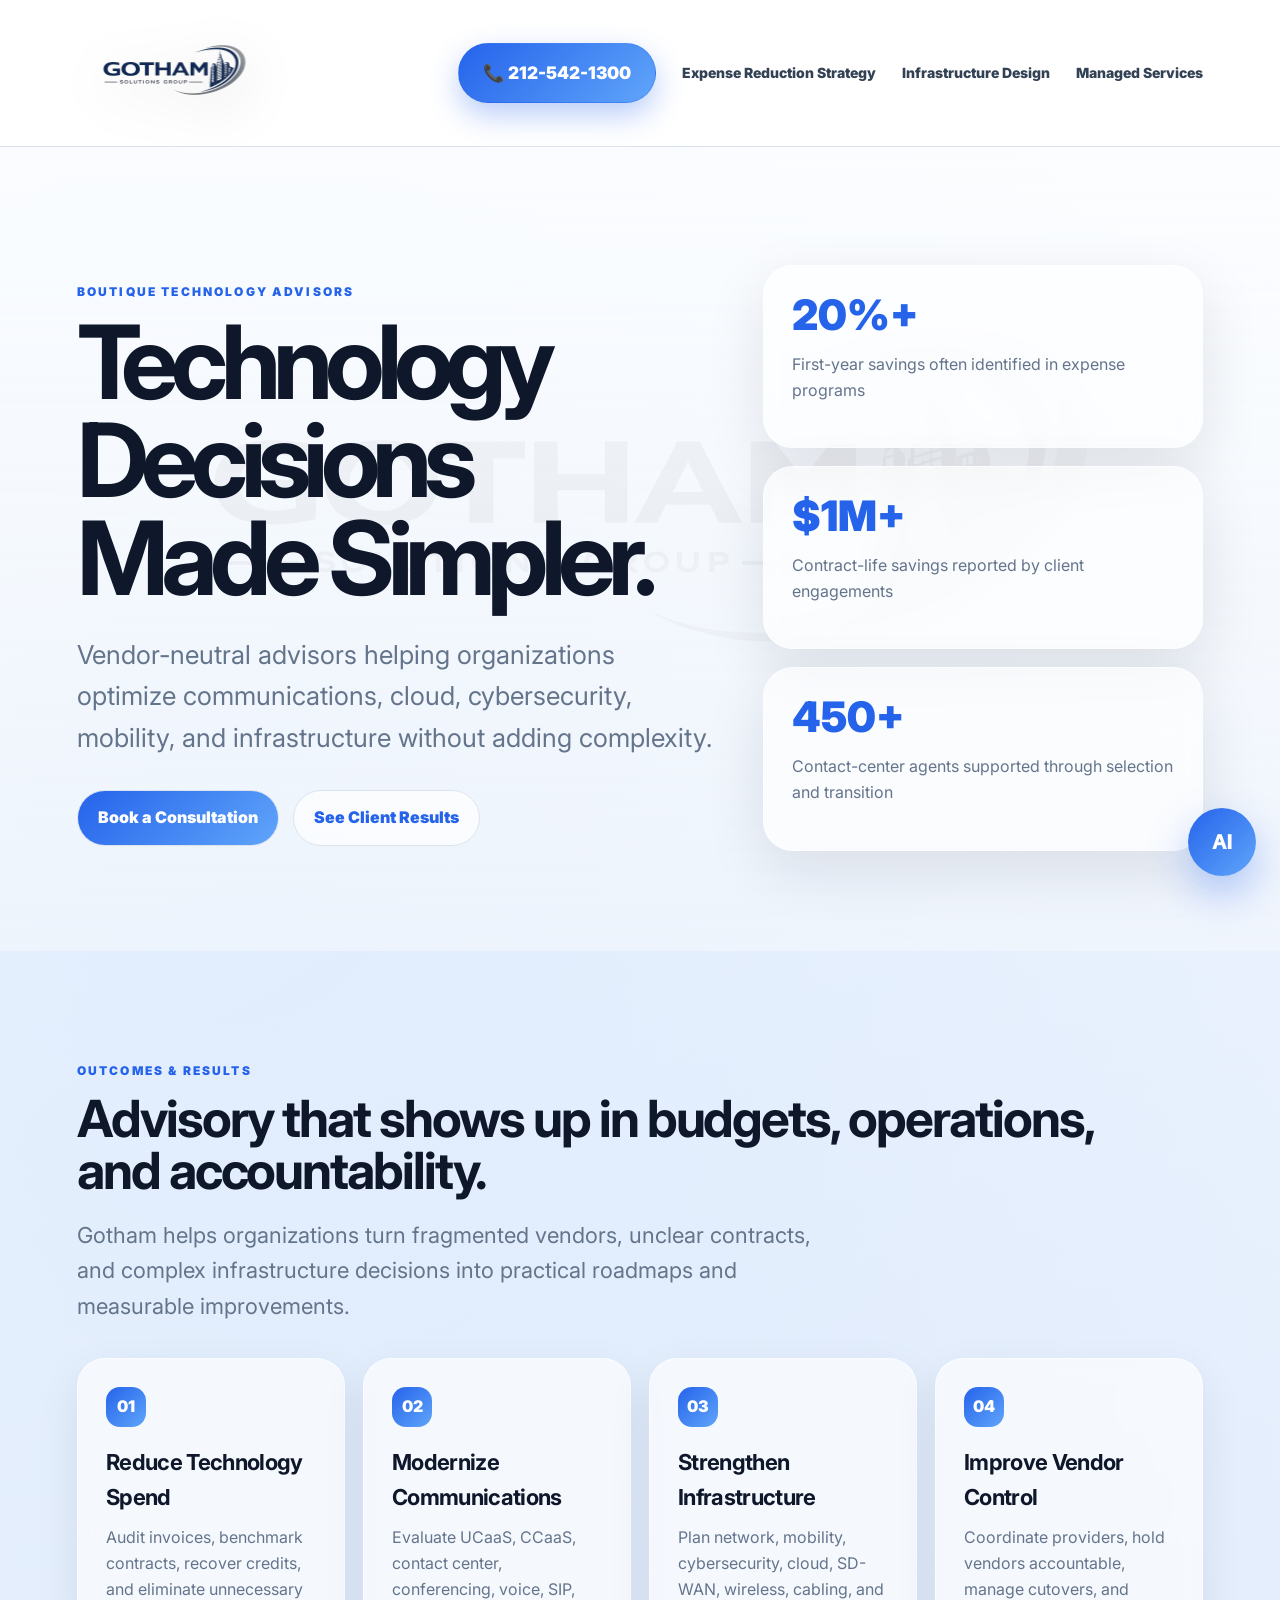
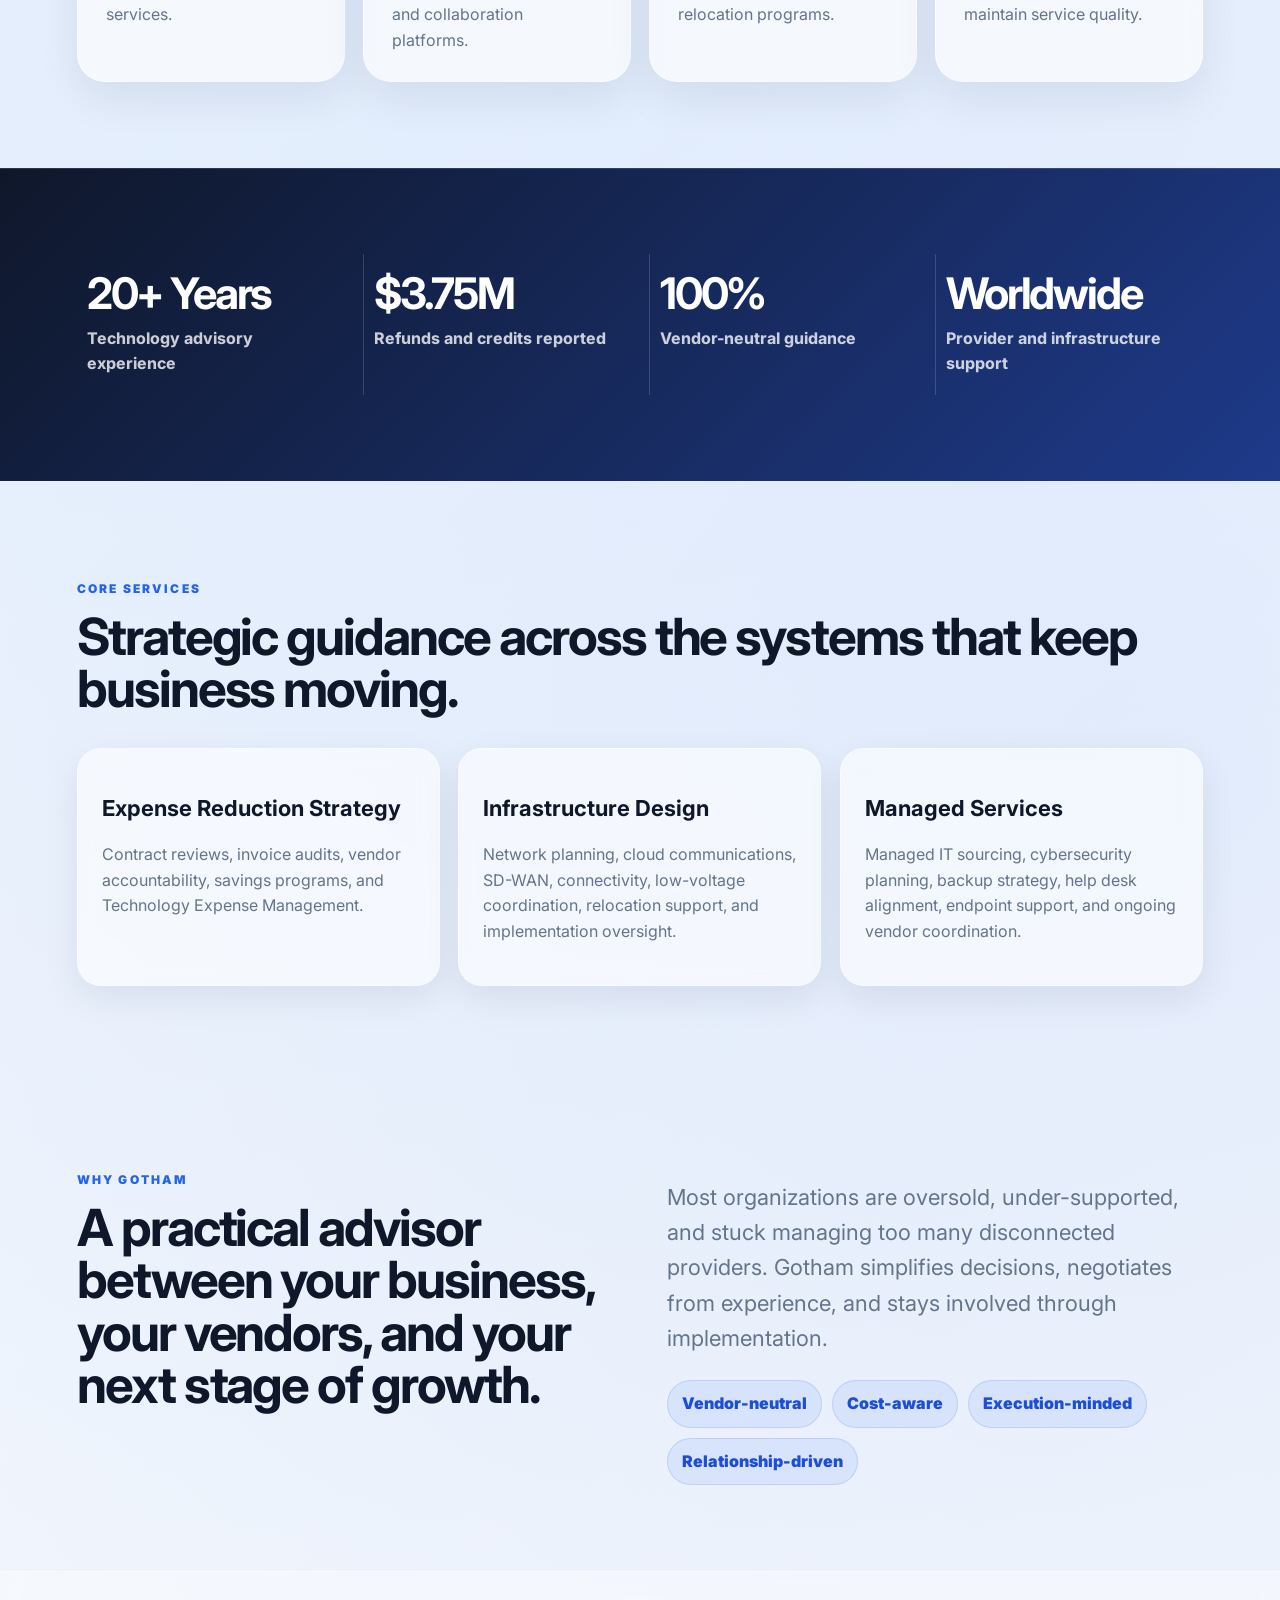
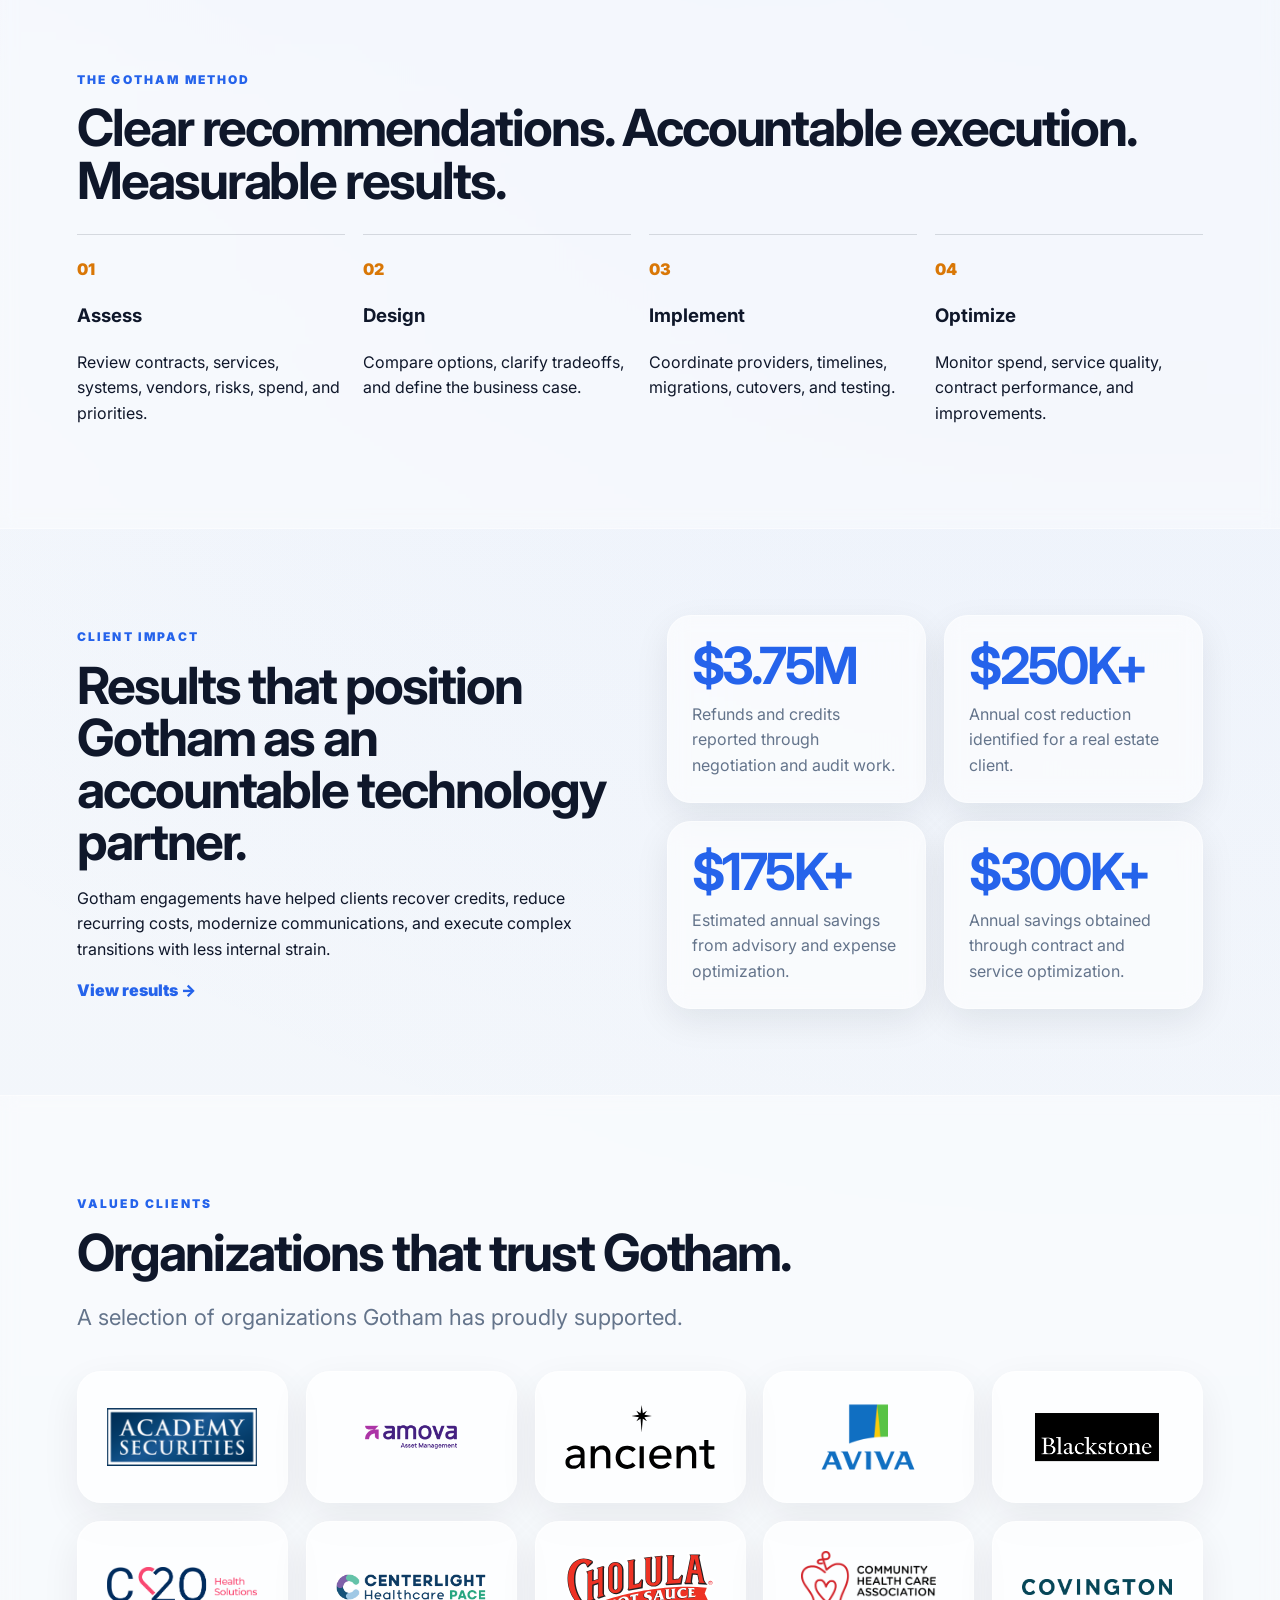
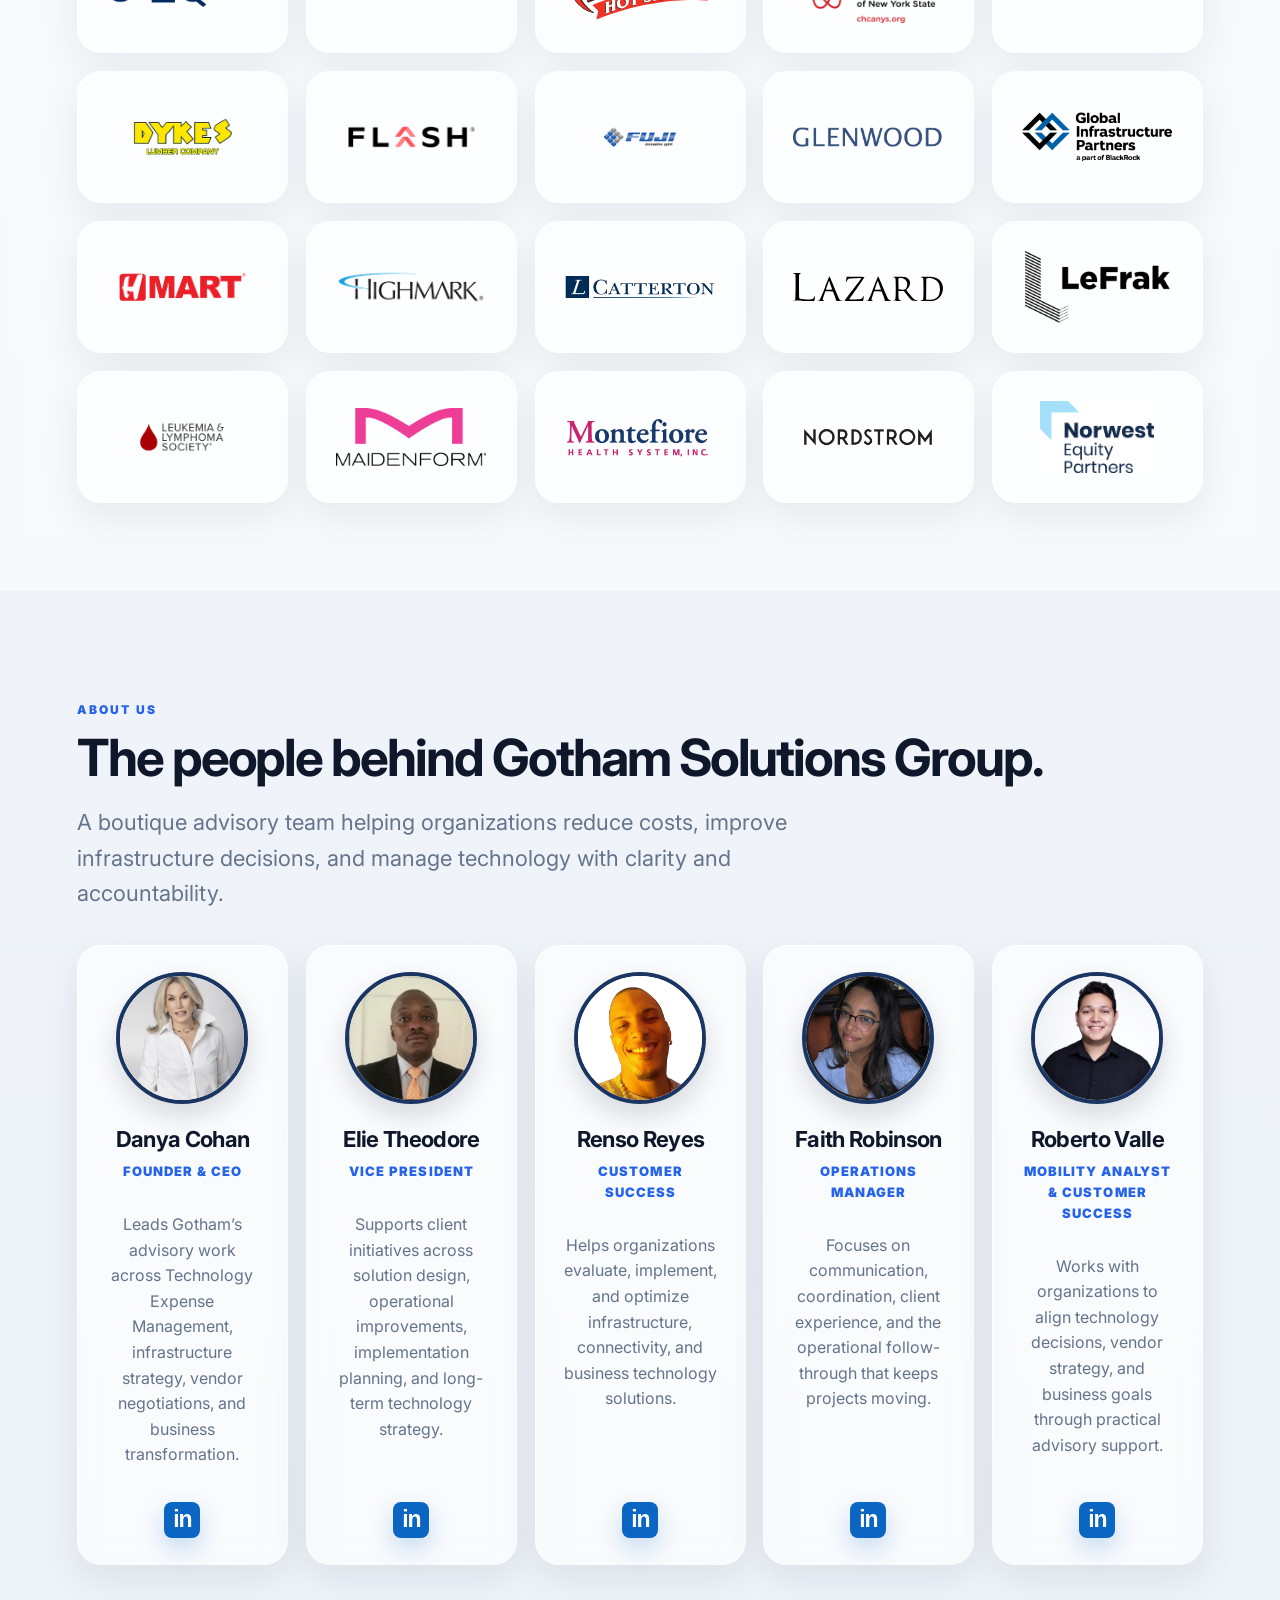
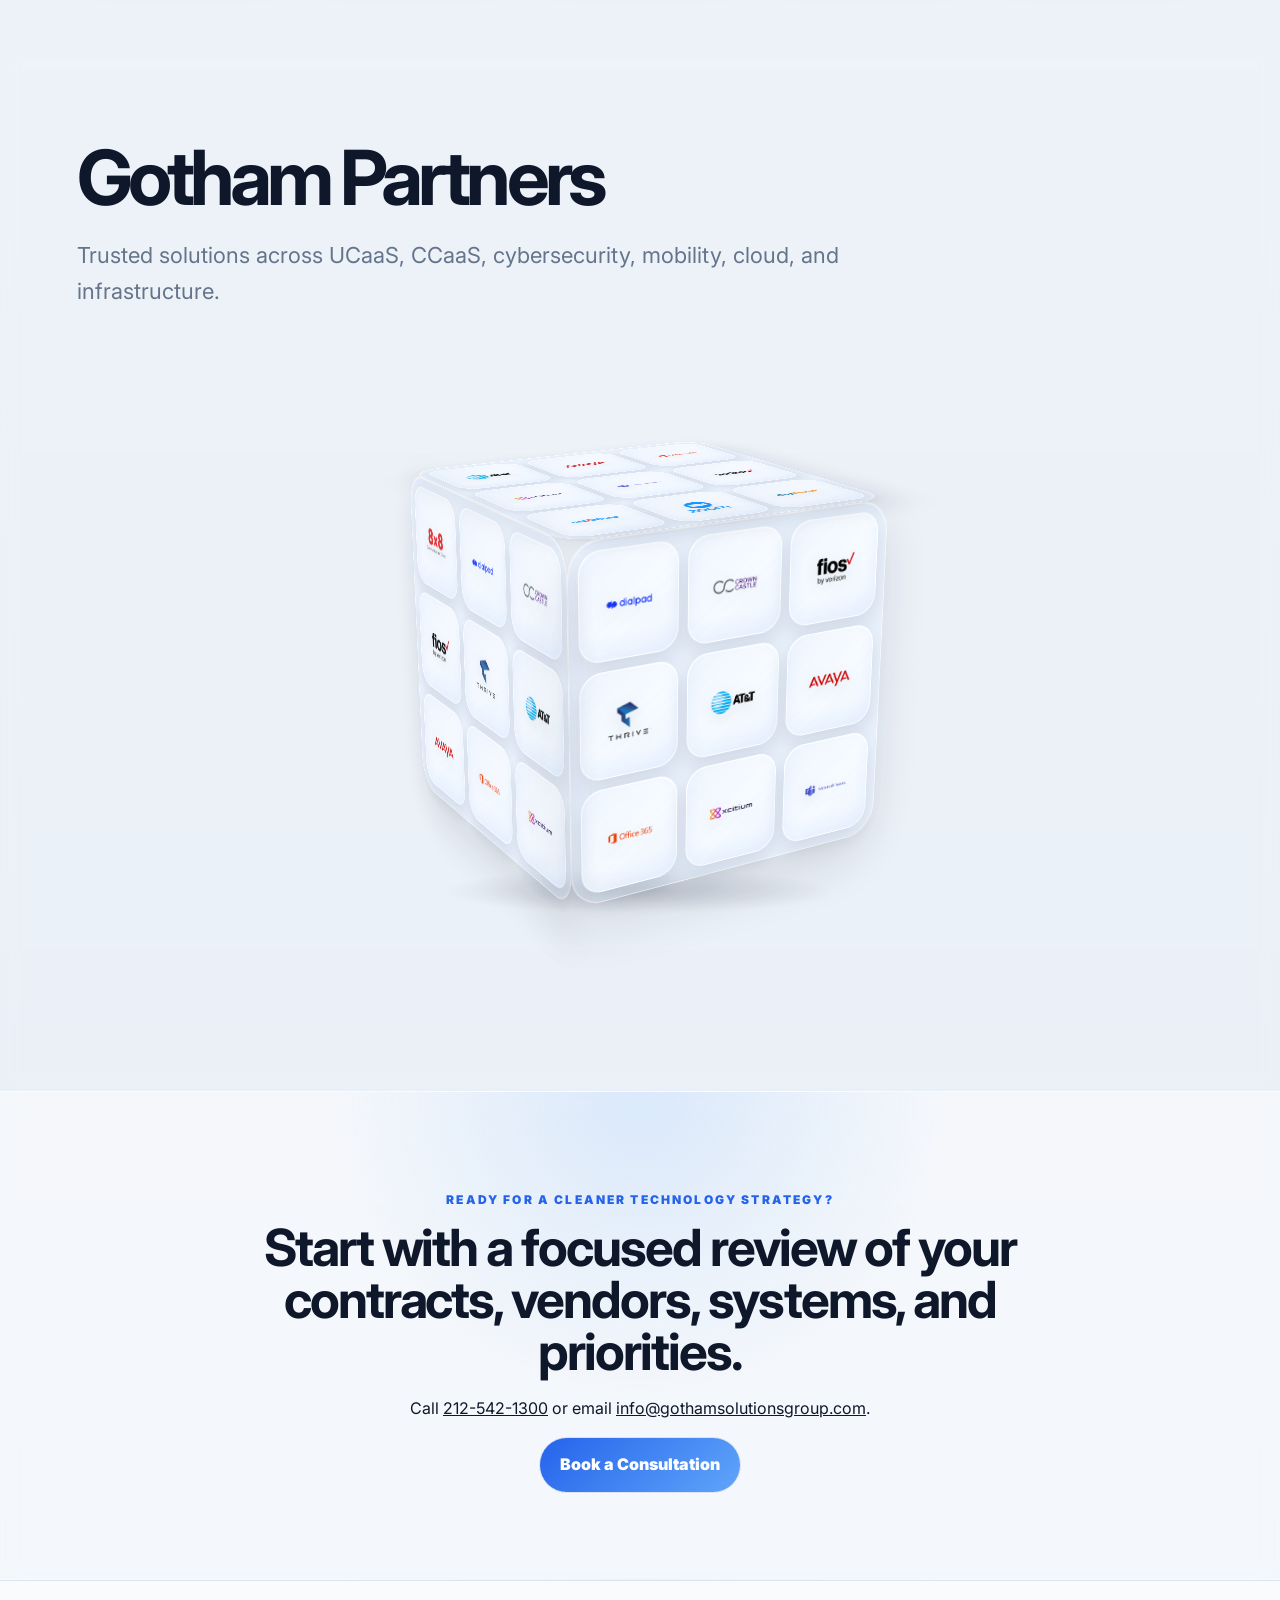
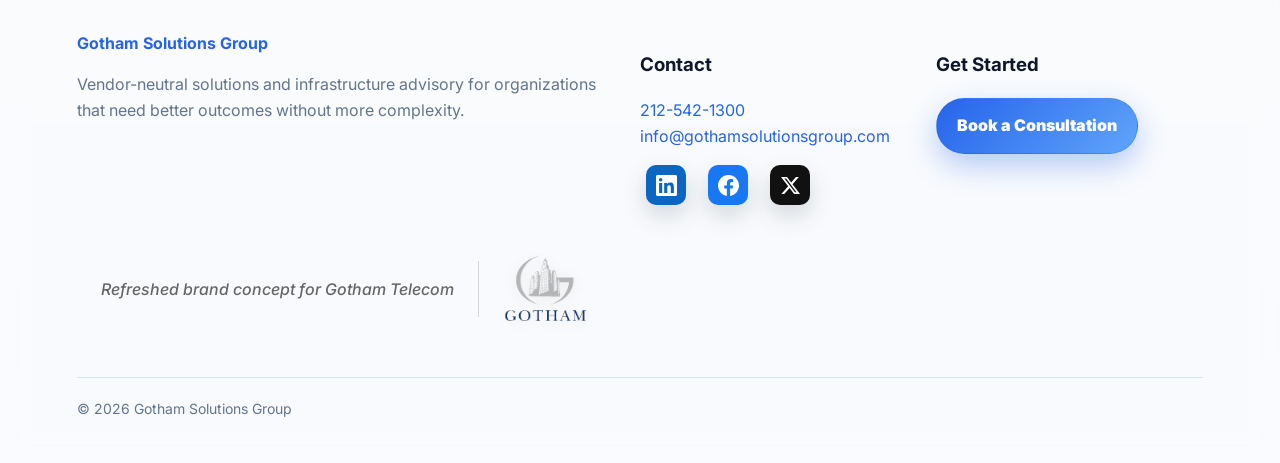
<file: index.html>
<!DOCTYPE html><html lang="en"><head>
    <link rel="icon" type="image/x-icon" href="favicon.ico">
    <link rel="icon" type="image/png" sizes="32x32" href="favicon-32x32.png">
    <link rel="apple-touch-icon" href="apple-touch-icon.png">
<meta charset="UTF-8"><meta name="viewport" content="width=device-width, initial-scale=1.0"><title>Gotham Solutions Group | IT & Cloud Advisory</title><meta name="description" content="Premium homepage for Gotham Solutions Group, a vendor-neutral IT, cloud, cybersecurity, mobility, and infrastructure advisory firm."><link rel="preconnect" href="https://fonts.googleapis.com"><link rel="preconnect" href="https://fonts.gstatic.com" crossorigin><link href="https://fonts.googleapis.com/css2?family=Inter:wght@400;500;600;700;800;900&display=swap" rel="stylesheet"><link rel="stylesheet" href="assets/styles.css"></head><body>
<header class="site-header" id="top">
  <a class="brand logo-brand" href="index.html" aria-label="Gotham Solutions Group home">
    <img src="assets/images/gotham-solutions-group-logo.png" alt="Gotham Solutions Group" class="site-logo">
  </a>
  <button class="menu-toggle" aria-label="Open navigation" aria-expanded="false">☰</button>
  <nav class="nav" aria-label="Primary navigation">
    <a href="tel:12125421300" class="nav-cta phone-cta">📞 212-542-1300</a>
    <a href="services.html">Expense Reduction Strategy</a>
    <a href="case-studies.html">Infrastructure Design</a>
    <a href="about.html">Managed Services</a>
  </nav>
</header><main>
<section class="hero premium-hero v2-hero">
  <div class="hero-copy">
    <p class="eyebrow">Boutique Technology Advisors</p>
    <h1>Technology Decisions Made Simpler.</h1>
    <p class="hero-text">Vendor-neutral advisors helping organizations optimize communications, cloud, cybersecurity, mobility, and infrastructure without adding complexity.</p>
    <div class="hero-actions">
      <a class="button primary" href="contact.html">Book a Consultation</a>
      <a class="button secondary" href="case-studies.html">See Client Results</a>
    </div>
  </div>
  <aside class="hero-panel v2-insight-panel">
    <div><span class="stat">20%+</span><p>First-year savings often identified in expense programs</p></div>
    <div><span class="stat">$1M+</span><p>Contract-life savings reported by client engagements</p></div>
    <div><span class="stat">450+</span><p>Contact-center agents supported through selection and transition</p></div>
  </aside>
</section>

<section class="section v2-outcomes">
  <div class="section-kicker">
    <p class="eyebrow">Outcomes & Results</p>
    <h2>Advisory that shows up in budgets, operations, and accountability.</h2>
    <p class="section-lead">Gotham helps organizations turn fragmented vendors, unclear contracts, and complex infrastructure decisions into practical roadmaps and measurable improvements.</p>
  </div>
  <div class="outcome-grid">
    <article><span>01</span><h3>Reduce Technology Spend</h3><p>Audit invoices, benchmark contracts, recover credits, and eliminate unnecessary services.</p></article>
    <article><span>02</span><h3>Modernize Communications</h3><p>Evaluate UCaaS, CCaaS, contact center, conferencing, voice, SIP, and collaboration platforms.</p></article>
    <article><span>03</span><h3>Strengthen Infrastructure</h3><p>Plan network, mobility, cybersecurity, cloud, SD-WAN, wireless, cabling, and relocation programs.</p></article>
    <article><span>04</span><h3>Improve Vendor Control</h3><p>Coordinate providers, hold vendors accountable, manage cutovers, and maintain service quality.</p></article>
  </div>
</section>

<section class="section v2-stat-band">
  <div><strong>20+ Years</strong><span>Technology advisory experience</span></div>
  <div><strong>$3.75M</strong><span>Refunds and credits reported</span></div>
  <div><strong>100%</strong><span>Vendor-neutral guidance</span></div>
  <div><strong>Worldwide</strong><span>Provider and infrastructure support</span></div>
</section>

<section class="section v2-services">
  <p class="eyebrow">Core Services</p>
  <h2>Strategic guidance across the systems that keep business moving.</h2>
  <div class="feature-grid">
    <a class="feature-card" href="services.html#tem"><h3>Expense Reduction Strategy</h3><p>Contract reviews, invoice audits, vendor accountability, savings programs, and Technology Expense Management.</p></a>
    <a class="feature-card" href="services.html#network"><h3>Infrastructure Design</h3><p>Network planning, cloud communications, SD-WAN, connectivity, low-voltage coordination, relocation support, and implementation oversight.</p></a>
    <a class="feature-card" href="services.html#managed-it"><h3>Managed Services</h3><p>Managed IT sourcing, cybersecurity planning, backup strategy, help desk alignment, endpoint support, and ongoing vendor coordination.</p></a>
  </div>
</section>

<section class="section split v2-advisor">
  <div>
    <p class="eyebrow">Why Gotham</p>
    <h2>A practical advisor between your business, your vendors, and your next stage of growth.</h2>
  </div>
  <div>
    <p class="section-lead">Most organizations are oversold, under-supported, and stuck managing too many disconnected providers. Gotham simplifies decisions, negotiates from experience, and stays involved through implementation.</p>
    <div class="mini-proof">
      <span>Vendor-neutral</span>
      <span>Cost-aware</span>
      <span>Execution-minded</span>
      <span>Relationship-driven</span>
    </div>
  </div>
</section>



<section class="section dark-band v2-method">
  <div>
    <p class="eyebrow">The Gotham Method</p>
    <h2>Clear recommendations. Accountable execution. Measurable results.</h2>
  </div>
  <div class="steps">
    <div><span>01</span><h3>Assess</h3><p>Review contracts, services, systems, vendors, risks, spend, and priorities.</p></div>
    <div><span>02</span><h3>Design</h3><p>Compare options, clarify tradeoffs, and define the business case.</p></div>
    <div><span>03</span><h3>Implement</h3><p>Coordinate providers, timelines, migrations, cutovers, and testing.</p></div>
    <div><span>04</span><h3>Optimize</h3><p>Monitor spend, service quality, contract performance, and improvements.</p></div>
  </div>
</section>

<section class="section proof v2-proof">
  <div class="proof-copy">
    <p class="eyebrow">Client Impact</p>
    <h2>Results that position Gotham as an accountable technology partner.</h2>
    <p>Gotham engagements have helped clients recover credits, reduce recurring costs, modernize communications, and execute complex transitions with less internal strain.</p>
    <a class="text-link" href="case-studies.html">View results →</a>
  </div>
  <div class="proof-cards">
    <article><strong>$3.75M</strong><span>Refunds and credits reported through negotiation and audit work.</span></article>
    <article><strong>$250K+</strong><span>Annual cost reduction identified for a real estate client.</span></article>
    <article><strong>$175K+</strong><span>Estimated annual savings from advisory and expense optimization.</span></article>
    <article><strong>$300K+</strong><span>Annual savings obtained through contract and service optimization.</span></article>
  </div>
</section>



<section class="section valued-clients-section" id="valued-clients">
  <p class="eyebrow">Valued Clients</p>
  <h2>Organizations that trust Gotham.</h2>
  <p class="section-lead">A selection of organizations Gotham has proudly supported.</p>
  <div class="client-logo-grid client-logo-batch-grid" aria-label="Valued client logos">
    <figure class="client-logo-card"><img src="assets/images/clients/ACADEMY-SECURITIES-USE.svg" alt="Academy Securities Use logo"></figure>
    <figure class="client-logo-card"><img src="assets/images/clients/AMOVA-MANAGEMENT.webp" alt="Amova Management logo"></figure>
    <figure class="client-logo-card"><img src="assets/images/clients/ANCIENT-LP.svg" alt="Ancient Lp logo"></figure>
    <figure class="client-logo-card"><img src="assets/images/clients/AVIVA.png" alt="Aviva logo"></figure>
    <figure class="client-logo-card"><img src="assets/images/clients/BLACKSTONE-USE.png" alt="Blackstone Use logo"></figure>
    <figure class="client-logo-card"><img src="assets/images/clients/C2Q_Logo_FullColor_RGB.png.webp" alt="C2Q Logo Fullcolor Rgb.Png logo"></figure>
    <figure class="client-logo-card"><img src="assets/images/clients/centerlight.jpg" alt="Centerlight logo"></figure>
    <figure class="client-logo-card"><img src="assets/images/clients/Cholula_Hot_Sauce-USE.svg" alt="Cholula Hot Sauce Use logo"></figure>
    <figure class="client-logo-card"><img src="assets/images/clients/COMMUNITY-HEALTH-CARE.png" alt="Community Health Care logo"></figure>
    <figure class="client-logo-card"><img src="assets/images/clients/COVINGTON.png" alt="Covington logo"></figure>
    <figure class="client-logo-card"><img src="assets/images/clients/DYKES-LUMBER.png" alt="Dykes Lumber logo"></figure>
    <figure class="client-logo-card"><img src="assets/images/clients/FLASH-PARKING.png" alt="Flash Parking logo"></figure>
    <figure class="client-logo-card"><img src="assets/images/clients/FUJI.png" alt="Fuji logo"></figure>
    <figure class="client-logo-card"><img src="assets/images/clients/Glenwood_Logo_new-e1676621918828.png" alt="Glenwood Logo New E1676621918828 logo"></figure>
    <figure class="client-logo-card"><img src="assets/images/clients/GLOBAL-INFRASTRUCTURE.png" alt="Global Infrastructure logo"></figure>
    <figure class="client-logo-card"><img src="assets/images/clients/H-MART-USE.webp" alt="H Mart Use logo"></figure>
    <figure class="client-logo-card"><img src="assets/images/clients/HIGHMARK.png" alt="Highmark logo"></figure>
    <figure class="client-logo-card"><img src="assets/images/clients/L-CATTERTON.png" alt="L Catterton logo"></figure>
    <figure class="client-logo-card"><img src="assets/images/clients/Lazard_Logo_1.svg" alt="Lazard Logo 1 logo"></figure>
    <figure class="client-logo-card"><img src="assets/images/clients/LEFRAK.png" alt="Lefrak logo"></figure>
    <figure class="client-logo-card"><img src="assets/images/clients/LeukemiaLymphomaSociety.png" alt="Leukemialymphomasociety logo"></figure>
    <figure class="client-logo-card"><img src="assets/images/clients/Maidenform_Logo_2013.png" alt="Maidenform Logo 2013 logo"></figure>
    <figure class="client-logo-card"><img src="assets/images/clients/montefiore-health-system-logo.png" alt="Montefiore Health System Logo logo"></figure>
    <figure class="client-logo-card"><img src="assets/images/clients/NORDSTROM-LOGO.png" alt="Nordstrom Logo logo"></figure>
    <figure class="client-logo-card"><img src="assets/images/clients/NORWEST-EQUITY.jpg" alt="Norwest Equity logo"></figure>
    <figure class="client-logo-card"><img src="assets/images/clients/NYK-LINE-USE.webp" alt="Nyk Line Use logo"></figure>
    <figure class="client-logo-card"><img src="assets/images/clients/PERFORMANCE-TRUST.png" alt="Performance Trust logo"></figure>
    <figure class="client-logo-card"><img src="assets/images/clients/PETERSON.png" alt="Peterson logo"></figure>
    <figure class="client-logo-card"><img src="assets/images/clients/PREMIER-MEDICAL-GROUP-.png" alt="Premier Medical Group logo"></figure>
    <figure class="client-logo-card"><img src="assets/images/clients/proskauer-USE.jpg" alt="Proskauer Use logo"></figure>
    <figure class="client-logo-card"><img src="assets/images/clients/ROBERTS-AND-HOLLAND-2.webp" alt="Roberts And Holland 2 logo"></figure>
    <figure class="client-logo-card"><img src="assets/images/clients/ROUNDABOUT-THEATRE.png" alt="Roundabout Theatre logo"></figure>
    <figure class="client-logo-card"><img src="assets/images/clients/SENATOR.png" alt="Senator logo"></figure>
    <figure class="client-logo-card"><img src="assets/images/clients/SKADDEN-USE.jpeg" alt="Skadden Use logo"></figure>
    <figure class="client-logo-card"><img src="assets/images/clients/sound-shore-logo-blue-1536x745.png" alt="Sound Shore Logo Blue 1536X745 logo"></figure>
    <figure class="client-logo-card"><img src="assets/images/clients/TENEX-USE.webp" alt="Tenex Use logo"></figure>
    <figure class="client-logo-card"><img src="assets/images/clients/THE-DERM-SPECIALISTS.png" alt="The Derm Specialists logo"></figure>
    <figure class="client-logo-card"><img src="assets/images/clients/TIBI.png" alt="Tibi logo"></figure>
    <figure class="client-logo-card"><img src="assets/images/clients/VISITING-NURSE-SERVICE.svg" alt="Visiting Nurse Service logo"></figure>
    <figure class="client-logo-card"><img src="assets/images/clients/Waterkeeper_Alliance_Logo.png" alt="Waterkeeper Alliance Logo logo"></figure>
    <figure class="client-logo-card"><img src="assets/images/clients/William_Grant_-_Sons_logo.png" alt="William Grant & Sons Logo logo"></figure>
    <figure class="client-logo-card"><img src="assets/images/clients/WORLD-GOLD-COUNCIL.png" alt="World Gold Council logo"></figure>
  </div>
</section>


<section class="section team-section" id="about-us">
  <p class="eyebrow">About Us</p>
  <h2>The people behind Gotham Solutions Group.</h2>
  <p class="section-lead">A boutique advisory team helping organizations reduce costs, improve infrastructure decisions, and manage technology with clarity and accountability.</p>
  <div class="team-grid">
    <article class="team-card">
      <img class="team-photo" src="assets/images/danya.jpg" alt="Danya Cohan">
      <h3>Danya Cohan</h3>
      <p class="team-role">Founder & CEO</p>
      <p>Leads Gotham’s advisory work across Technology Expense Management, infrastructure strategy, vendor negotiations, and business transformation.</p>
      <a class="linkedin-link" href="https://www.linkedin.com/in/gothamtelecom/" target="_blank" rel="noopener"><span class="linkedin-icon" aria-hidden="true">in</span><span class="sr-only">LinkedIn</span></a>
    </article>
    <article class="team-card">
      <img class="team-photo" src="assets/images/elie.jpg" alt="Elie Theodore">
      <h3>Elie Theodore</h3>
      <p class="team-role">Vice President</p>
      <p>Supports client initiatives across solution design, operational improvements, implementation planning, and long-term technology strategy.</p>
      <a class="linkedin-link" href="https://www.linkedin.com/in/elie-theodore-jr-14743517/" target="_blank" rel="noopener"><span class="linkedin-icon" aria-hidden="true">in</span><span class="sr-only">LinkedIn</span></a>
    </article>
    <article class="team-card">
      <img class="team-photo" src="assets/images/renso.jpg" alt="Renso Reyes">
      <h3>Renso Reyes</h3>
      <p class="team-role">Customer Success</p>
      <p>Helps organizations evaluate, implement, and optimize infrastructure, connectivity, and business technology solutions.</p>
      <a class="linkedin-link" href="https://www.linkedin.com/in/renso-reyes-b85873167/" target="_blank" rel="noopener"><span class="linkedin-icon" aria-hidden="true">in</span><span class="sr-only">LinkedIn</span></a>
    </article>
    <article class="team-card">
      <img class="team-photo" src="assets/images/faith.jpg" alt="Faith Robinson">
      <h3>Faith Robinson</h3>
      <p class="team-role">Operations Manager</p>
      <p>Focuses on communication, coordination, client experience, and the operational follow-through that keeps projects moving.</p>
      <a class="linkedin-link" href="https://www.linkedin.com/in/faith-robin/" target="_blank" rel="noopener"><span class="linkedin-icon" aria-hidden="true">in</span><span class="sr-only">LinkedIn</span></a>
    </article>
    <article class="team-card">
      <img class="team-photo team-photo-roberto" src="assets/images/roberto.jpg" alt="Roberto Valle">
      <h3>Roberto Valle</h3>
      <p class="team-role">Mobility Analyst & Customer Success</p>
      <p>Works with organizations to align technology decisions, vendor strategy, and business goals through practical advisory support.</p>
      <a class="linkedin-link" href="https://www.linkedin.com/in/roberto-valle-5b238b344/" target="_blank" rel="noopener"><span class="linkedin-icon" aria-hidden="true">in</span><span class="sr-only">LinkedIn</span></a>
    </article>
  </div>
</section>

<section class="section gotham-partners-rubik-section six-rubik-section" id="service-providers">
<h2>Gotham Partners</h2>
  <p class="section-lead">Trusted solutions across UCaaS, CCaaS, cybersecurity, mobility, cloud, and infrastructure.</p>

  <div class="six-rubik-stage" aria-label="Animated six-sided Gotham Partners cube">
    <div class="six-rubik-cube">
      <div class="six-rubik-face six-rubik-front">
        <div class="six-rubik-cell"><img src="assets/images/providers/1-5.png" alt="Partner logo"></div>
        <div class="six-rubik-cell"><img src="assets/images/providers/2-3.png" alt="Partner logo"></div>
        <div class="six-rubik-cell"><img src="assets/images/providers/3-6.png" alt="Partner logo"></div>
        <div class="six-rubik-cell"><img src="assets/images/providers/4-5.png" alt="Partner logo"></div>
        <div class="six-rubik-cell"><img src="assets/images/providers/5-1.png" alt="Partner logo"></div>
        <div class="six-rubik-cell"><img src="assets/images/providers/6-1.png" alt="Partner logo"></div>
        <div class="six-rubik-cell"><img src="assets/images/providers/7-1.png" alt="Partner logo"></div>
        <div class="six-rubik-cell"><img src="assets/images/providers/8.png" alt="Partner logo"></div>
        <div class="six-rubik-cell"><img src="assets/images/providers/9.png" alt="Partner logo"></div>
      </div>
      <div class="six-rubik-face six-rubik-right">
        <div class="six-rubik-cell"><img src="assets/images/providers/10.png" alt="Partner logo"></div>
        <div class="six-rubik-cell"><img src="assets/images/providers/11.png" alt="Partner logo"></div>
        <div class="six-rubik-cell"><img src="assets/images/providers/12.png" alt="Partner logo"></div>
        <div class="six-rubik-cell"><img src="assets/images/providers/13.png" alt="Partner logo"></div>
        <div class="six-rubik-cell"><img src="assets/images/providers/14.png" alt="Partner logo"></div>
        <div class="six-rubik-cell"><img src="assets/images/providers/1-5.png" alt="Partner logo"></div>
        <div class="six-rubik-cell"><img src="assets/images/providers/2-3.png" alt="Partner logo"></div>
        <div class="six-rubik-cell"><img src="assets/images/providers/3-6.png" alt="Partner logo"></div>
        <div class="six-rubik-cell"><img src="assets/images/providers/4-5.png" alt="Partner logo"></div>
      </div>
      <div class="six-rubik-face six-rubik-top">
        <div class="six-rubik-cell"><img src="assets/images/providers/5-1.png" alt="Partner logo"></div>
        <div class="six-rubik-cell"><img src="assets/images/providers/6-1.png" alt="Partner logo"></div>
        <div class="six-rubik-cell"><img src="assets/images/providers/7-1.png" alt="Partner logo"></div>
        <div class="six-rubik-cell"><img src="assets/images/providers/8.png" alt="Partner logo"></div>
        <div class="six-rubik-cell"><img src="assets/images/providers/9.png" alt="Partner logo"></div>
        <div class="six-rubik-cell"><img src="assets/images/providers/10.png" alt="Partner logo"></div>
        <div class="six-rubik-cell"><img src="assets/images/providers/11.png" alt="Partner logo"></div>
        <div class="six-rubik-cell"><img src="assets/images/providers/12.png" alt="Partner logo"></div>
        <div class="six-rubik-cell"><img src="assets/images/providers/13.png" alt="Partner logo"></div>
      </div>
      <div class="six-rubik-face six-rubik-left">
        <div class="six-rubik-cell"><img src="assets/images/providers/14.png" alt="Partner logo"></div>
        <div class="six-rubik-cell"><img src="assets/images/providers/1-5.png" alt="Partner logo"></div>
        <div class="six-rubik-cell"><img src="assets/images/providers/2-3.png" alt="Partner logo"></div>
        <div class="six-rubik-cell"><img src="assets/images/providers/3-6.png" alt="Partner logo"></div>
        <div class="six-rubik-cell"><img src="assets/images/providers/4-5.png" alt="Partner logo"></div>
        <div class="six-rubik-cell"><img src="assets/images/providers/5-1.png" alt="Partner logo"></div>
        <div class="six-rubik-cell"><img src="assets/images/providers/6-1.png" alt="Partner logo"></div>
        <div class="six-rubik-cell"><img src="assets/images/providers/7-1.png" alt="Partner logo"></div>
        <div class="six-rubik-cell"><img src="assets/images/providers/8.png" alt="Partner logo"></div>
      </div>
      <div class="six-rubik-face six-rubik-back">
        <div class="six-rubik-cell"><img src="assets/images/providers/9.png" alt="Partner logo"></div>
        <div class="six-rubik-cell"><img src="assets/images/providers/10.png" alt="Partner logo"></div>
        <div class="six-rubik-cell"><img src="assets/images/providers/11.png" alt="Partner logo"></div>
        <div class="six-rubik-cell"><img src="assets/images/providers/12.png" alt="Partner logo"></div>
        <div class="six-rubik-cell"><img src="assets/images/providers/13.png" alt="Partner logo"></div>
        <div class="six-rubik-cell"><img src="assets/images/providers/14.png" alt="Partner logo"></div>
        <div class="six-rubik-cell"><img src="assets/images/providers/1-5.png" alt="Partner logo"></div>
        <div class="six-rubik-cell"><img src="assets/images/providers/2-3.png" alt="Partner logo"></div>
        <div class="six-rubik-cell"><img src="assets/images/providers/3-6.png" alt="Partner logo"></div>
      </div>
      <div class="six-rubik-face six-rubik-bottom">
        <div class="six-rubik-cell"><img src="assets/images/providers/4-5.png" alt="Partner logo"></div>
        <div class="six-rubik-cell"><img src="assets/images/providers/5-1.png" alt="Partner logo"></div>
        <div class="six-rubik-cell"><img src="assets/images/providers/6-1.png" alt="Partner logo"></div>
        <div class="six-rubik-cell"><img src="assets/images/providers/7-1.png" alt="Partner logo"></div>
        <div class="six-rubik-cell"><img src="assets/images/providers/8.png" alt="Partner logo"></div>
        <div class="six-rubik-cell"><img src="assets/images/providers/9.png" alt="Partner logo"></div>
        <div class="six-rubik-cell"><img src="assets/images/providers/10.png" alt="Partner logo"></div>
        <div class="six-rubik-cell"><img src="assets/images/providers/11.png" alt="Partner logo"></div>
        <div class="six-rubik-cell"><img src="assets/images/providers/12.png" alt="Partner logo"></div>
      </div>
    </div>
  </div>

  <div class="provider-logo-grid rubik-fallback-grid" aria-label="Gotham Partners logos">
    <figure><img src="assets/images/providers/1-5.png" alt="Partner logo"></figure>
    <figure><img src="assets/images/providers/2-3.png" alt="Partner logo"></figure>
    <figure><img src="assets/images/providers/3-6.png" alt="Partner logo"></figure>
    <figure><img src="assets/images/providers/4-5.png" alt="Partner logo"></figure>
    <figure><img src="assets/images/providers/5-1.png" alt="Partner logo"></figure>
    <figure><img src="assets/images/providers/6-1.png" alt="Partner logo"></figure>
    <figure><img src="assets/images/providers/7-1.png" alt="Partner logo"></figure>
    <figure><img src="assets/images/providers/8.png" alt="Partner logo"></figure>
    <figure><img src="assets/images/providers/9.png" alt="Partner logo"></figure>
    <figure><img src="assets/images/providers/10.png" alt="Partner logo"></figure>
    <figure><img src="assets/images/providers/11.png" alt="Partner logo"></figure>
    <figure><img src="assets/images/providers/12.png" alt="Partner logo"></figure>
    <figure><img src="assets/images/providers/13.png" alt="Partner logo"></figure>
    <figure><img src="assets/images/providers/14.png" alt="Partner logo"></figure>
  </div>
</section>



<section class="section final-cta v2-final">
  <p class="eyebrow">Ready for a cleaner technology strategy?</p>
  <h2>Start with a focused review of your contracts, vendors, systems, and priorities.</h2>
  <p>Call <a href="tel:12125421300">212-542-1300</a> or email <a href="mailto:info@gothamsolutionsgroup.com">info@gothamsolutionsgroup.com</a>.</p>
  <a class="button primary" href="contact.html">Book a Consultation</a>
</section>
</main><footer class="site-footer">
  <div>
    <a class="footer-brand" href="index.html">Gotham Solutions Group</a>
    <p>Vendor-neutral solutions and infrastructure advisory for organizations that need better outcomes without more complexity.</p>
  </div>
  <div>
    <h3>Contact</h3>
<p>
<a href="tel:12125421300">212-542-1300</a><br>
<a href="mailto:info@gothamsolutionsgroup.com">info@gothamsolutionsgroup.com</a>
</p>
<div class="social-links">
  <a href="https://www.linkedin.com/company/gotham-telecom-inc./" target="_blank" rel="noopener" class="social-btn"><svg class="social-svg" viewBox="0 0 24 24" aria-hidden="true"><path fill="currentColor" d="M20.45 20.45h-3.56v-5.57c0-1.33-.03-3.04-1.85-3.04-1.85 0-2.14 1.45-2.14 2.94v5.67H9.34V9h3.42v1.56h.05c.48-.9 1.64-1.85 3.37-1.85 3.6 0 4.27 2.37 4.27 5.46v6.28ZM5.32 7.43a2.06 2.06 0 1 1 0-4.12 2.06 2.06 0 0 1 0 4.12ZM7.1 20.45H3.54V9H7.1v11.45ZM22.23 0H1.77C.79 0 0 .77 0 1.72v20.56C0 23.23.79 24 1.77 24h20.46c.98 0 1.77-.77 1.77-1.72V1.72C24 .77 23.21 0 22.23 0Z"/></svg><span class="sr-only">LinkedIn</span></a>
  <a href="https://www.facebook.com/profile.php?id=100069526381285" target="_blank" rel="noopener" class="social-btn"><svg class="social-svg" viewBox="0 0 24 24" aria-hidden="true"><path fill="currentColor" d="M24 12.07C24 5.4 18.63 0 12 0S0 5.4 0 12.07C0 18.1 4.39 23.1 10.13 24v-8.44H7.08v-3.49h3.05V9.41c0-3.03 1.79-4.7 4.53-4.7 1.31 0 2.68.24 2.68.24v2.96h-1.51c-1.49 0-1.96.93-1.96 1.89v2.27h3.33l-.53 3.49h-2.8V24C19.61 23.1 24 18.1 24 12.07Z"/></svg><span class="sr-only">Facebook</span></a>
  <a href="https://x.com/GothamTelecom" target="_blank" rel="noopener" class="social-btn"><svg class="social-svg" viewBox="0 0 24 24" aria-hidden="true"><path fill="currentColor" d="M18.9 1.15h3.68l-8.04 9.19L24 22.85h-7.41l-5.8-7.59-6.64 7.59H.47l8.6-9.83L0 1.15h7.6l5.24 6.93 6.06-6.93Zm-1.29 19.5h2.04L6.49 3.23H4.3l13.31 17.42Z"/></svg><span class="sr-only">X</span></a>
</div>

  </div>
  <div><h3>Get Started</h3><a class="button primary" href="contact.html">Book a Consultation</a></div>
  
<div class="footer-brand-concept">
  <span>Refreshed brand concept for Gotham Telecom</span>
  <img src="assets/images/footer-gotham-logo.png" alt="Gotham Logo" class="footer-concept-logo">
</div>
<p class="copyright">© 2026 Gotham Solutions Group</p>
</footer>
<script src="assets/script.js"></script>

<div class="gotham-ai-widget" aria-live="polite">
  <button class="gotham-ai-toggle" aria-label="Open Gotham Solutions Assistant">
    <span>AI</span>
  </button>
  <div class="gotham-ai-panel" role="dialog" aria-label="Gotham Solutions Assistant">
    <div class="gotham-ai-header">
      <strong>Gotham Solutions Assistant</strong>
      <button class="gotham-ai-close" aria-label="Close assistant">×</button>
    </div>
    <div class="gotham-ai-messages">
      <div class="gotham-ai-message bot">
        Hi — I can help you explore expense reduction, infrastructure design, and managed services. What would you like to improve?
      </div>
    </div>
    <div class="gotham-ai-quick">
      <button data-question="expense">Reduce expenses</button>
      <button data-question="infrastructure">Design infrastructure</button>
      <button data-question="managed">Managed services</button>
      <button data-question="contact">Talk to Gotham</button>
    </div>
    <form class="gotham-ai-form">
      <input type="text" placeholder="Ask a question..." aria-label="Ask a question">
      <button type="submit">Send</button>
    </form>
  </div>
</div>

</body></html>
</file>
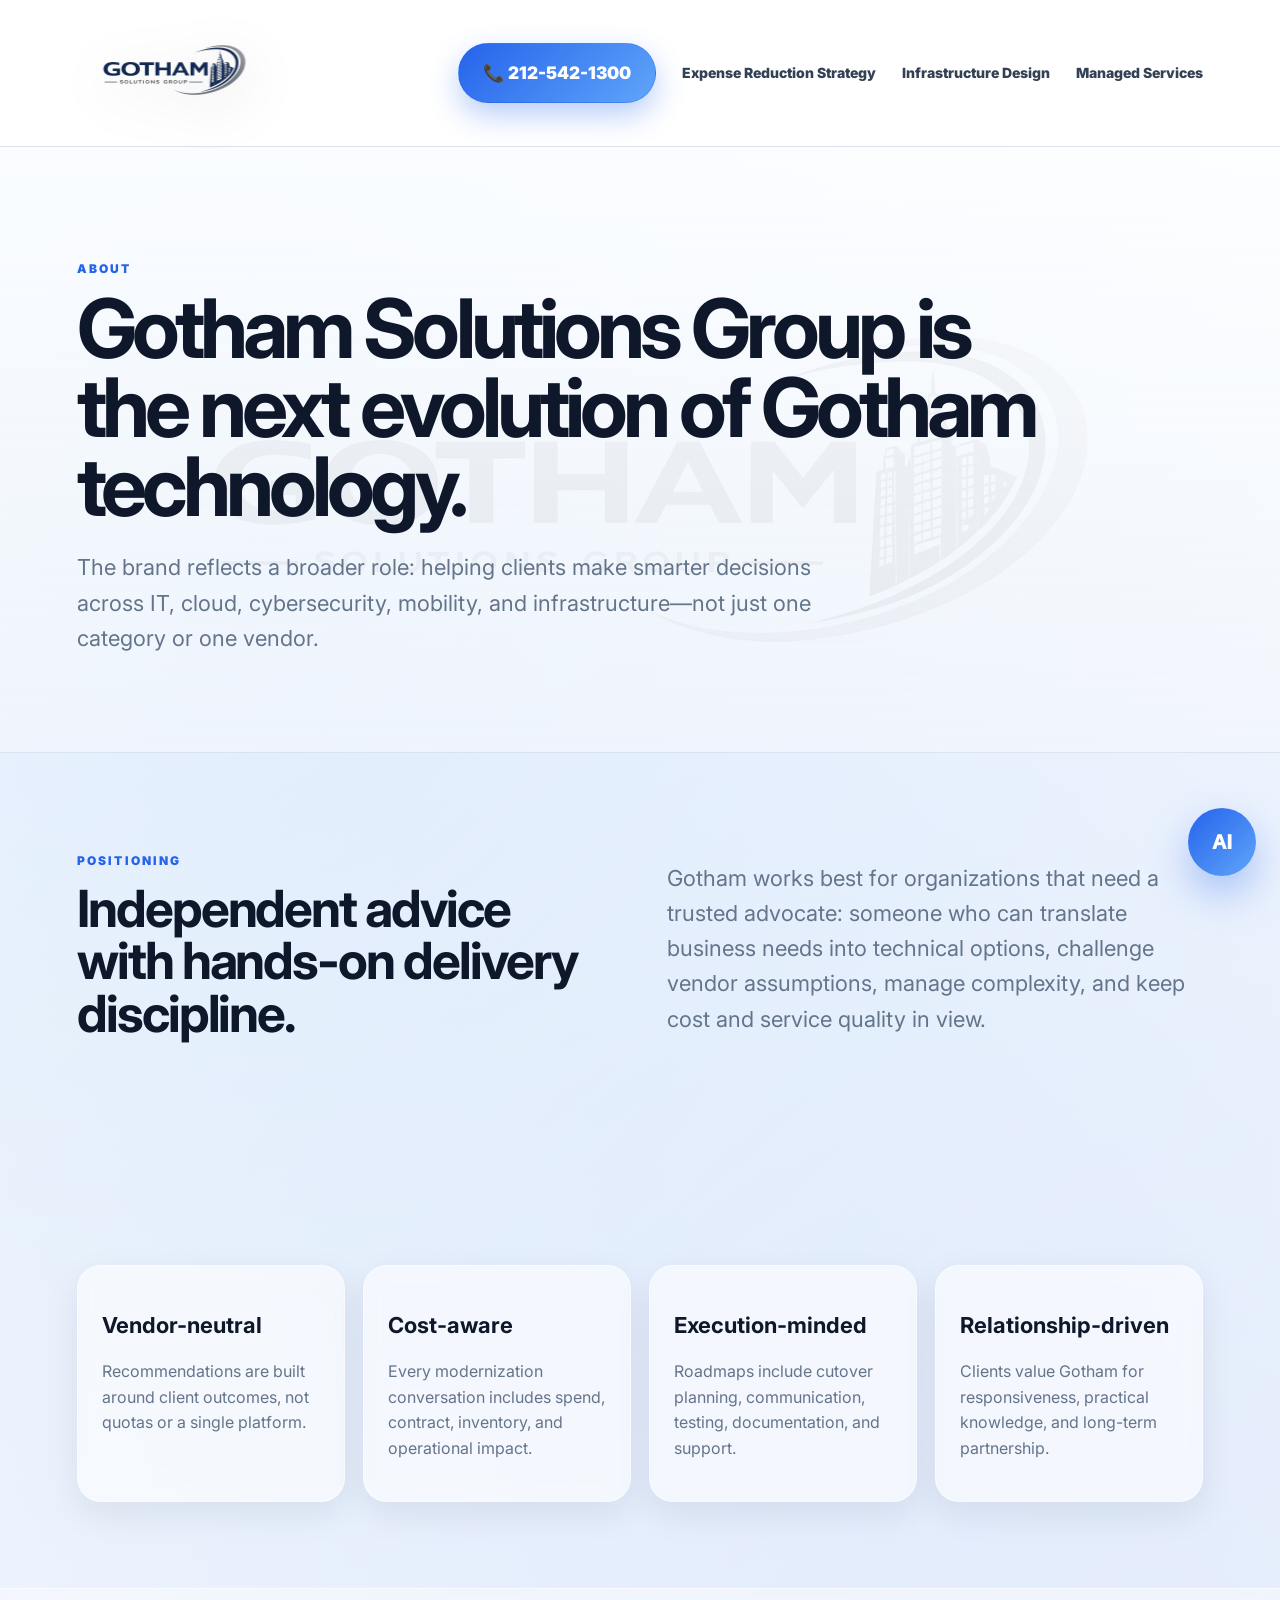
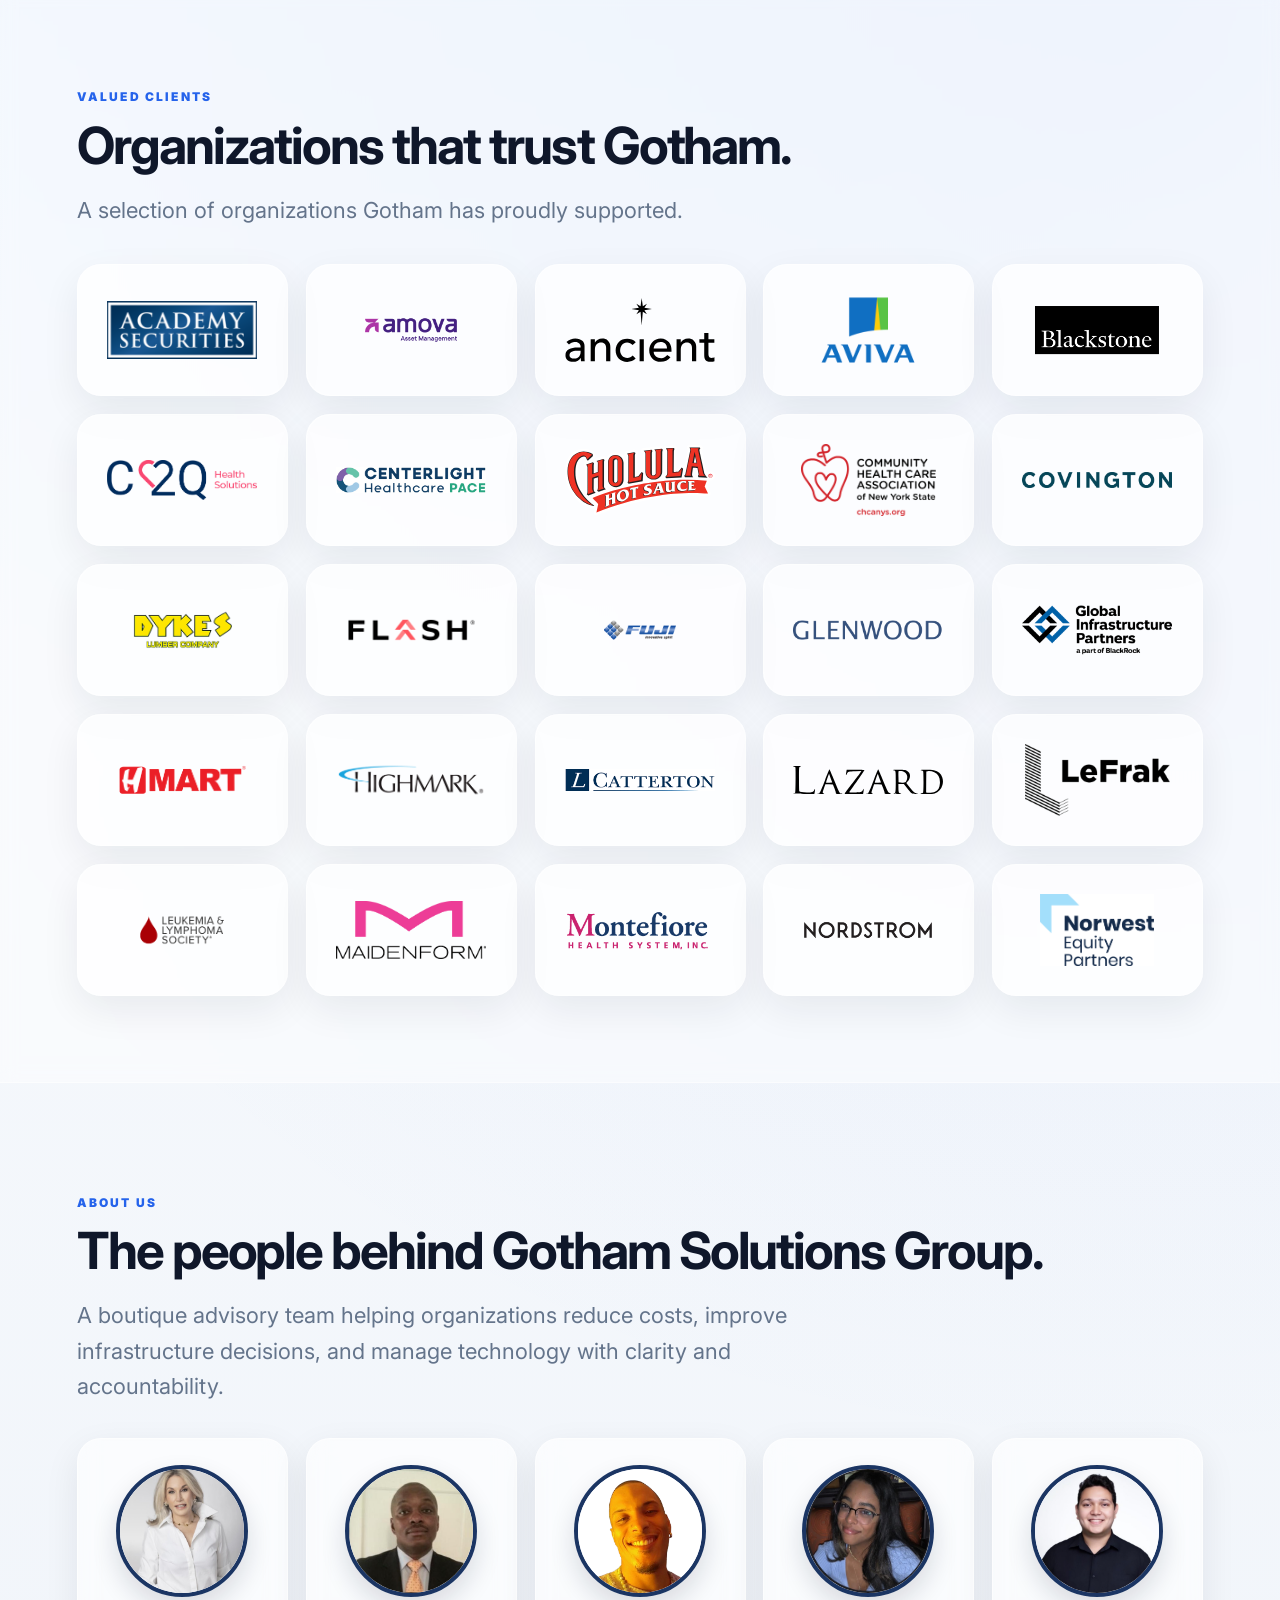
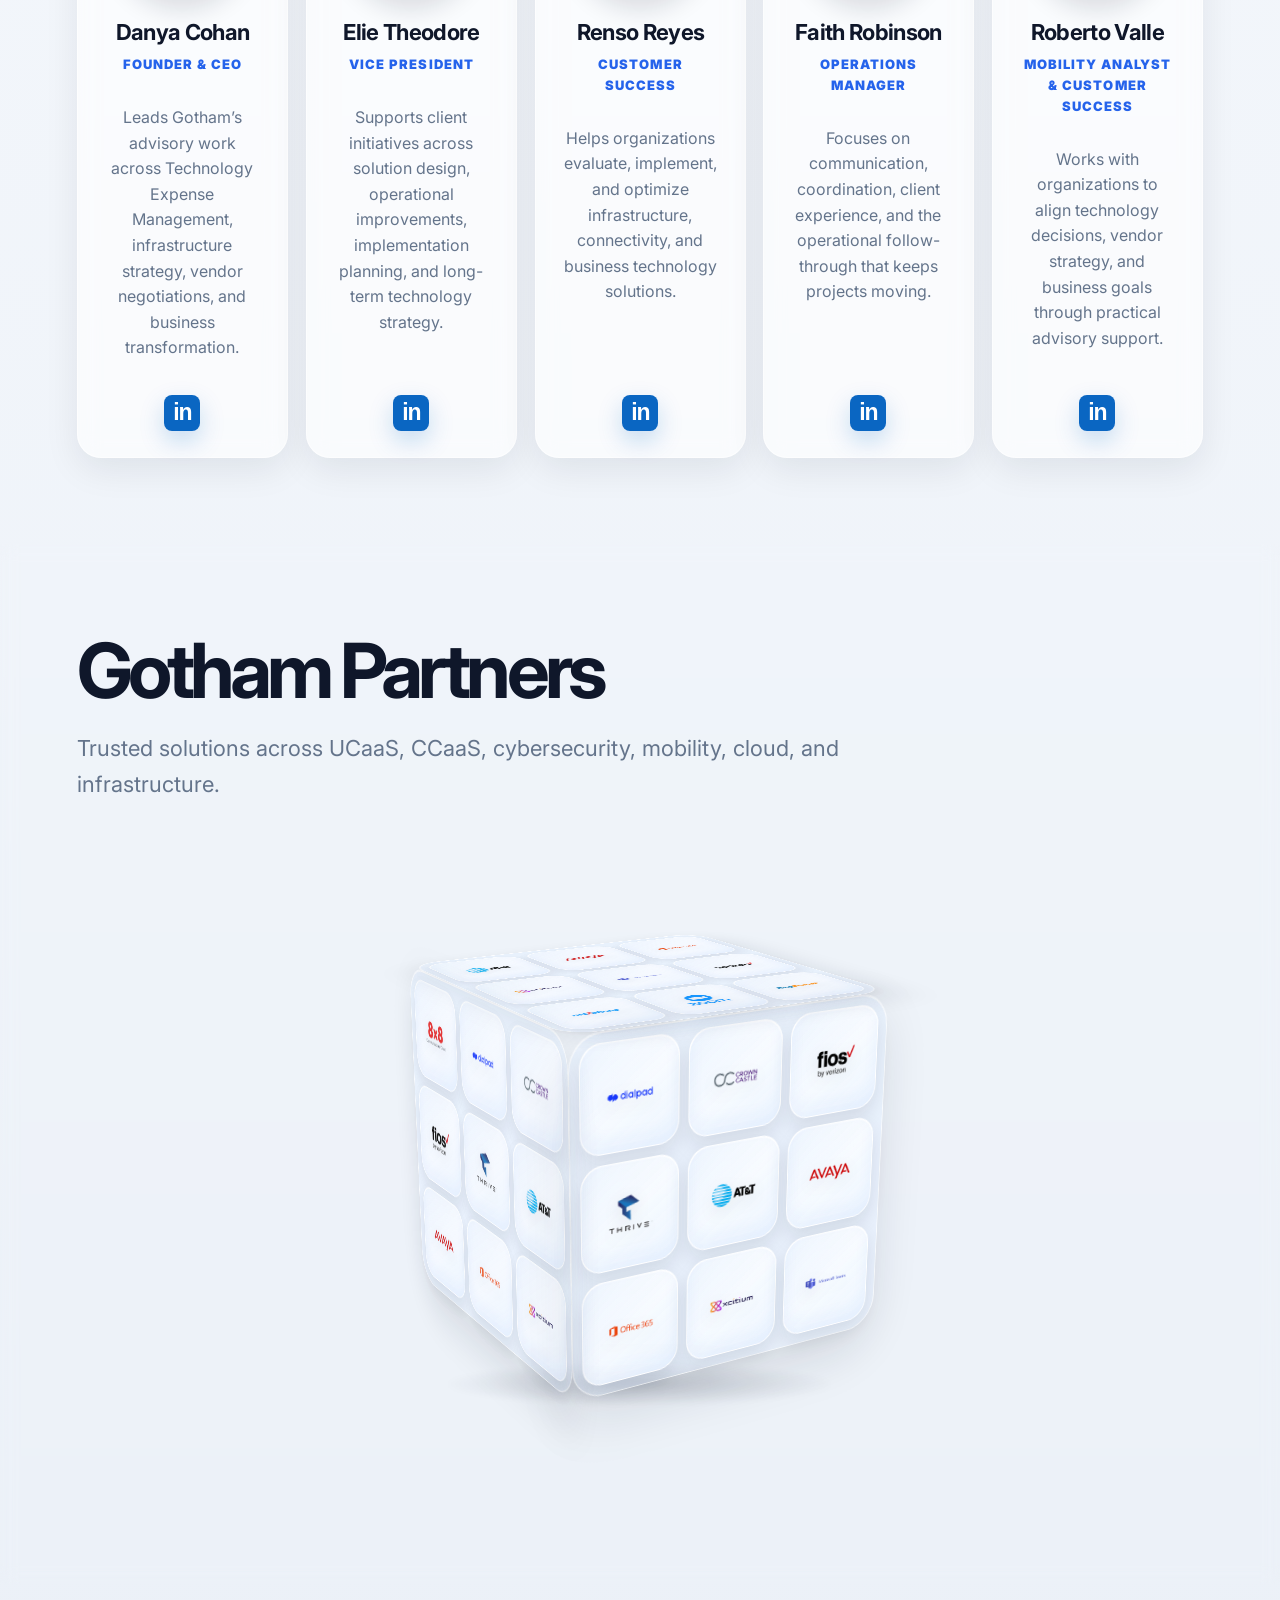
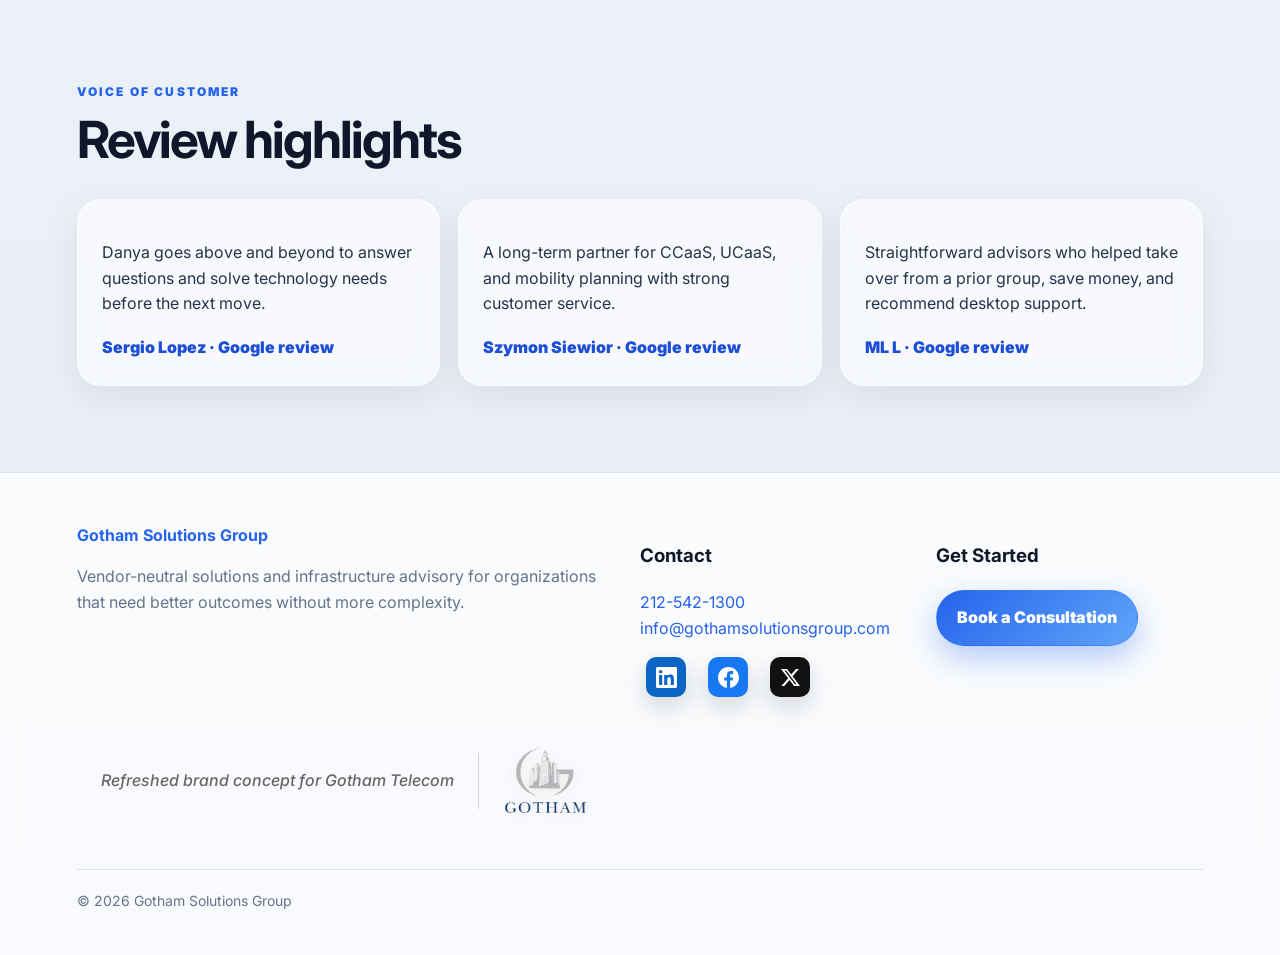
<file: about.html>
<!DOCTYPE html><html lang="en"><head>
    <link rel="icon" type="image/x-icon" href="favicon.ico">
    <link rel="icon" type="image/png" sizes="32x32" href="favicon-32x32.png">
    <link rel="apple-touch-icon" href="apple-touch-icon.png">
<meta charset="UTF-8"><meta name="viewport" content="width=device-width, initial-scale=1.0"><title>About | Gotham Solutions Group</title><meta name="description" content="Gotham Solutions Group is the next evolution of Gotham focused on broader technology outcomes."><link rel="preconnect" href="https://fonts.googleapis.com"><link rel="preconnect" href="https://fonts.gstatic.com" crossorigin><link href="https://fonts.googleapis.com/css2?family=Inter:wght@400;500;600;700;800;900&display=swap" rel="stylesheet"><link rel="stylesheet" href="assets/styles.css"></head><body><header class="site-header" id="top">
  <a class="brand logo-brand" href="index.html" aria-label="Gotham Solutions Group home">
    <img src="assets/images/gotham-solutions-group-logo.png" alt="Gotham Solutions Group" class="site-logo">
  </a>
  <button class="menu-toggle" aria-label="Open navigation" aria-expanded="false">☰</button>
  <nav class="nav" aria-label="Primary navigation">
    <a href="tel:12125421300" class="nav-cta phone-cta">📞 212-542-1300</a>
    <a href="services.html">Expense Reduction Strategy</a>
    <a href="case-studies.html">Infrastructure Design</a>
    <a href="about.html">Managed Services</a>
  </nav>
</header><main><section class="page-hero"><p class="eyebrow">About</p><h1>Gotham Solutions Group is the next evolution of Gotham technology.</h1><p>The brand reflects a broader role: helping clients make smarter decisions across IT, cloud, cybersecurity, mobility, and infrastructure—not just one category or one vendor.</p></section><section class="section split"><div><p class="eyebrow">Positioning</p><h2>Independent advice with hands-on delivery discipline.</h2></div><p class="section-lead">Gotham works best for organizations that need a trusted advocate: someone who can translate business needs into technical options, challenge vendor assumptions, manage complexity, and keep cost and service quality in view.</p></section><section class="section values"><article><h3>Vendor-neutral</h3><p>Recommendations are built around client outcomes, not quotas or a single platform.</p></article><article><h3>Cost-aware</h3><p>Every modernization conversation includes spend, contract, inventory, and operational impact.</p></article><article><h3>Execution-minded</h3><p>Roadmaps include cutover planning, communication, testing, documentation, and support.</p></article><article><h3>Relationship-driven</h3><p>Clients value Gotham for responsiveness, practical knowledge, and long-term partnership.</p></article></section>


<section class="section valued-clients-section" id="valued-clients">
  <p class="eyebrow">Valued Clients</p>
  <h2>Organizations that trust Gotham.</h2>
  <p class="section-lead">A selection of organizations Gotham has proudly supported.</p>
  <div class="client-logo-grid client-logo-batch-grid" aria-label="Valued client logos">
    <figure class="client-logo-card"><img src="assets/images/clients/ACADEMY-SECURITIES-USE.svg" alt="Academy Securities Use logo"></figure>
    <figure class="client-logo-card"><img src="assets/images/clients/AMOVA-MANAGEMENT.webp" alt="Amova Management logo"></figure>
    <figure class="client-logo-card"><img src="assets/images/clients/ANCIENT-LP.svg" alt="Ancient Lp logo"></figure>
    <figure class="client-logo-card"><img src="assets/images/clients/AVIVA.png" alt="Aviva logo"></figure>
    <figure class="client-logo-card"><img src="assets/images/clients/BLACKSTONE-USE.png" alt="Blackstone Use logo"></figure>
    <figure class="client-logo-card"><img src="assets/images/clients/C2Q_Logo_FullColor_RGB.png.webp" alt="C2Q Logo Fullcolor Rgb.Png logo"></figure>
    <figure class="client-logo-card"><img src="assets/images/clients/centerlight.jpg" alt="Centerlight logo"></figure>
    <figure class="client-logo-card"><img src="assets/images/clients/Cholula_Hot_Sauce-USE.svg" alt="Cholula Hot Sauce Use logo"></figure>
    <figure class="client-logo-card"><img src="assets/images/clients/COMMUNITY-HEALTH-CARE.png" alt="Community Health Care logo"></figure>
    <figure class="client-logo-card"><img src="assets/images/clients/COVINGTON.png" alt="Covington logo"></figure>
    <figure class="client-logo-card"><img src="assets/images/clients/DYKES-LUMBER.png" alt="Dykes Lumber logo"></figure>
    <figure class="client-logo-card"><img src="assets/images/clients/FLASH-PARKING.png" alt="Flash Parking logo"></figure>
    <figure class="client-logo-card"><img src="assets/images/clients/FUJI.png" alt="Fuji logo"></figure>
    <figure class="client-logo-card"><img src="assets/images/clients/Glenwood_Logo_new-e1676621918828.png" alt="Glenwood Logo New E1676621918828 logo"></figure>
    <figure class="client-logo-card"><img src="assets/images/clients/GLOBAL-INFRASTRUCTURE.png" alt="Global Infrastructure logo"></figure>
    <figure class="client-logo-card"><img src="assets/images/clients/H-MART-USE.webp" alt="H Mart Use logo"></figure>
    <figure class="client-logo-card"><img src="assets/images/clients/HIGHMARK.png" alt="Highmark logo"></figure>
    <figure class="client-logo-card"><img src="assets/images/clients/L-CATTERTON.png" alt="L Catterton logo"></figure>
    <figure class="client-logo-card"><img src="assets/images/clients/Lazard_Logo_1.svg" alt="Lazard Logo 1 logo"></figure>
    <figure class="client-logo-card"><img src="assets/images/clients/LEFRAK.png" alt="Lefrak logo"></figure>
    <figure class="client-logo-card"><img src="assets/images/clients/LeukemiaLymphomaSociety.png" alt="Leukemialymphomasociety logo"></figure>
    <figure class="client-logo-card"><img src="assets/images/clients/Maidenform_Logo_2013.png" alt="Maidenform Logo 2013 logo"></figure>
    <figure class="client-logo-card"><img src="assets/images/clients/montefiore-health-system-logo.png" alt="Montefiore Health System Logo logo"></figure>
    <figure class="client-logo-card"><img src="assets/images/clients/NORDSTROM-LOGO.png" alt="Nordstrom Logo logo"></figure>
    <figure class="client-logo-card"><img src="assets/images/clients/NORWEST-EQUITY.jpg" alt="Norwest Equity logo"></figure>
    <figure class="client-logo-card"><img src="assets/images/clients/NYK-LINE-USE.webp" alt="Nyk Line Use logo"></figure>
    <figure class="client-logo-card"><img src="assets/images/clients/PERFORMANCE-TRUST.png" alt="Performance Trust logo"></figure>
    <figure class="client-logo-card"><img src="assets/images/clients/PETERSON.png" alt="Peterson logo"></figure>
    <figure class="client-logo-card"><img src="assets/images/clients/PREMIER-MEDICAL-GROUP-.png" alt="Premier Medical Group logo"></figure>
    <figure class="client-logo-card"><img src="assets/images/clients/proskauer-USE.jpg" alt="Proskauer Use logo"></figure>
    <figure class="client-logo-card"><img src="assets/images/clients/ROBERTS-AND-HOLLAND-2.webp" alt="Roberts And Holland 2 logo"></figure>
    <figure class="client-logo-card"><img src="assets/images/clients/ROUNDABOUT-THEATRE.png" alt="Roundabout Theatre logo"></figure>
    <figure class="client-logo-card"><img src="assets/images/clients/SENATOR.png" alt="Senator logo"></figure>
    <figure class="client-logo-card"><img src="assets/images/clients/SKADDEN-USE.jpeg" alt="Skadden Use logo"></figure>
    <figure class="client-logo-card"><img src="assets/images/clients/sound-shore-logo-blue-1536x745.png" alt="Sound Shore Logo Blue 1536X745 logo"></figure>
    <figure class="client-logo-card"><img src="assets/images/clients/TENEX-USE.webp" alt="Tenex Use logo"></figure>
    <figure class="client-logo-card"><img src="assets/images/clients/THE-DERM-SPECIALISTS.png" alt="The Derm Specialists logo"></figure>
    <figure class="client-logo-card"><img src="assets/images/clients/TIBI.png" alt="Tibi logo"></figure>
    <figure class="client-logo-card"><img src="assets/images/clients/VISITING-NURSE-SERVICE.svg" alt="Visiting Nurse Service logo"></figure>
    <figure class="client-logo-card"><img src="assets/images/clients/Waterkeeper_Alliance_Logo.png" alt="Waterkeeper Alliance Logo logo"></figure>
    <figure class="client-logo-card"><img src="assets/images/clients/William_Grant_-_Sons_logo.png" alt="William Grant & Sons Logo logo"></figure>
    <figure class="client-logo-card"><img src="assets/images/clients/WORLD-GOLD-COUNCIL.png" alt="World Gold Council logo"></figure>
  </div>
</section>


<section class="section team-section" id="about-us">
  <p class="eyebrow">About Us</p>
  <h2>The people behind Gotham Solutions Group.</h2>
  <p class="section-lead">A boutique advisory team helping organizations reduce costs, improve infrastructure decisions, and manage technology with clarity and accountability.</p>
  <div class="team-grid">
    <article class="team-card">
      <img class="team-photo" src="assets/images/danya.jpg" alt="Danya Cohan">
      <h3>Danya Cohan</h3>
      <p class="team-role">Founder & CEO</p>
      <p>Leads Gotham’s advisory work across Technology Expense Management, infrastructure strategy, vendor negotiations, and business transformation.</p>
      <a class="linkedin-link" href="https://www.linkedin.com/in/gothamtelecom/" target="_blank" rel="noopener"><span class="linkedin-icon" aria-hidden="true">in</span><span class="sr-only">LinkedIn</span></a>
    </article>
    <article class="team-card">
      <img class="team-photo" src="assets/images/elie.jpg" alt="Elie Theodore">
      <h3>Elie Theodore</h3>
      <p class="team-role">Vice President</p>
      <p>Supports client initiatives across solution design, operational improvements, implementation planning, and long-term technology strategy.</p>
      <a class="linkedin-link" href="https://www.linkedin.com/in/elie-theodore-jr-14743517/" target="_blank" rel="noopener"><span class="linkedin-icon" aria-hidden="true">in</span><span class="sr-only">LinkedIn</span></a>
    </article>
    <article class="team-card">
      <img class="team-photo" src="assets/images/renso.jpg" alt="Renso Reyes">
      <h3>Renso Reyes</h3>
      <p class="team-role">Customer Success</p>
      <p>Helps organizations evaluate, implement, and optimize infrastructure, connectivity, and business technology solutions.</p>
      <a class="linkedin-link" href="https://www.linkedin.com/in/renso-reyes-b85873167/" target="_blank" rel="noopener"><span class="linkedin-icon" aria-hidden="true">in</span><span class="sr-only">LinkedIn</span></a>
    </article>
    <article class="team-card">
      <img class="team-photo" src="assets/images/faith.jpg" alt="Faith Robinson">
      <h3>Faith Robinson</h3>
      <p class="team-role">Operations Manager</p>
      <p>Focuses on communication, coordination, client experience, and the operational follow-through that keeps projects moving.</p>
      <a class="linkedin-link" href="https://www.linkedin.com/in/faith-robin/" target="_blank" rel="noopener"><span class="linkedin-icon" aria-hidden="true">in</span><span class="sr-only">LinkedIn</span></a>
    </article>
    <article class="team-card">
      <img class="team-photo team-photo-roberto" src="assets/images/roberto.jpg" alt="Roberto Valle">
      <h3>Roberto Valle</h3>
      <p class="team-role">Mobility Analyst & Customer Success</p>
      <p>Works with organizations to align technology decisions, vendor strategy, and business goals through practical advisory support.</p>
      <a class="linkedin-link" href="https://www.linkedin.com/in/roberto-valle-5b238b344/" target="_blank" rel="noopener"><span class="linkedin-icon" aria-hidden="true">in</span><span class="sr-only">LinkedIn</span></a>
    </article>
  </div>
</section>

<section class="section gotham-partners-rubik-section six-rubik-section" id="service-providers">
<h2>Gotham Partners</h2>
  <p class="section-lead">Trusted solutions across UCaaS, CCaaS, cybersecurity, mobility, cloud, and infrastructure.</p>

  <div class="six-rubik-stage" aria-label="Animated six-sided Gotham Partners cube">
    <div class="six-rubik-cube">
      <div class="six-rubik-face six-rubik-front">
        <div class="six-rubik-cell"><img src="assets/images/providers/1-5.png" alt="Partner logo"></div>
        <div class="six-rubik-cell"><img src="assets/images/providers/2-3.png" alt="Partner logo"></div>
        <div class="six-rubik-cell"><img src="assets/images/providers/3-6.png" alt="Partner logo"></div>
        <div class="six-rubik-cell"><img src="assets/images/providers/4-5.png" alt="Partner logo"></div>
        <div class="six-rubik-cell"><img src="assets/images/providers/5-1.png" alt="Partner logo"></div>
        <div class="six-rubik-cell"><img src="assets/images/providers/6-1.png" alt="Partner logo"></div>
        <div class="six-rubik-cell"><img src="assets/images/providers/7-1.png" alt="Partner logo"></div>
        <div class="six-rubik-cell"><img src="assets/images/providers/8.png" alt="Partner logo"></div>
        <div class="six-rubik-cell"><img src="assets/images/providers/9.png" alt="Partner logo"></div>
      </div>
      <div class="six-rubik-face six-rubik-right">
        <div class="six-rubik-cell"><img src="assets/images/providers/10.png" alt="Partner logo"></div>
        <div class="six-rubik-cell"><img src="assets/images/providers/11.png" alt="Partner logo"></div>
        <div class="six-rubik-cell"><img src="assets/images/providers/12.png" alt="Partner logo"></div>
        <div class="six-rubik-cell"><img src="assets/images/providers/13.png" alt="Partner logo"></div>
        <div class="six-rubik-cell"><img src="assets/images/providers/14.png" alt="Partner logo"></div>
        <div class="six-rubik-cell"><img src="assets/images/providers/1-5.png" alt="Partner logo"></div>
        <div class="six-rubik-cell"><img src="assets/images/providers/2-3.png" alt="Partner logo"></div>
        <div class="six-rubik-cell"><img src="assets/images/providers/3-6.png" alt="Partner logo"></div>
        <div class="six-rubik-cell"><img src="assets/images/providers/4-5.png" alt="Partner logo"></div>
      </div>
      <div class="six-rubik-face six-rubik-top">
        <div class="six-rubik-cell"><img src="assets/images/providers/5-1.png" alt="Partner logo"></div>
        <div class="six-rubik-cell"><img src="assets/images/providers/6-1.png" alt="Partner logo"></div>
        <div class="six-rubik-cell"><img src="assets/images/providers/7-1.png" alt="Partner logo"></div>
        <div class="six-rubik-cell"><img src="assets/images/providers/8.png" alt="Partner logo"></div>
        <div class="six-rubik-cell"><img src="assets/images/providers/9.png" alt="Partner logo"></div>
        <div class="six-rubik-cell"><img src="assets/images/providers/10.png" alt="Partner logo"></div>
        <div class="six-rubik-cell"><img src="assets/images/providers/11.png" alt="Partner logo"></div>
        <div class="six-rubik-cell"><img src="assets/images/providers/12.png" alt="Partner logo"></div>
        <div class="six-rubik-cell"><img src="assets/images/providers/13.png" alt="Partner logo"></div>
      </div>
      <div class="six-rubik-face six-rubik-left">
        <div class="six-rubik-cell"><img src="assets/images/providers/14.png" alt="Partner logo"></div>
        <div class="six-rubik-cell"><img src="assets/images/providers/1-5.png" alt="Partner logo"></div>
        <div class="six-rubik-cell"><img src="assets/images/providers/2-3.png" alt="Partner logo"></div>
        <div class="six-rubik-cell"><img src="assets/images/providers/3-6.png" alt="Partner logo"></div>
        <div class="six-rubik-cell"><img src="assets/images/providers/4-5.png" alt="Partner logo"></div>
        <div class="six-rubik-cell"><img src="assets/images/providers/5-1.png" alt="Partner logo"></div>
        <div class="six-rubik-cell"><img src="assets/images/providers/6-1.png" alt="Partner logo"></div>
        <div class="six-rubik-cell"><img src="assets/images/providers/7-1.png" alt="Partner logo"></div>
        <div class="six-rubik-cell"><img src="assets/images/providers/8.png" alt="Partner logo"></div>
      </div>
      <div class="six-rubik-face six-rubik-back">
        <div class="six-rubik-cell"><img src="assets/images/providers/9.png" alt="Partner logo"></div>
        <div class="six-rubik-cell"><img src="assets/images/providers/10.png" alt="Partner logo"></div>
        <div class="six-rubik-cell"><img src="assets/images/providers/11.png" alt="Partner logo"></div>
        <div class="six-rubik-cell"><img src="assets/images/providers/12.png" alt="Partner logo"></div>
        <div class="six-rubik-cell"><img src="assets/images/providers/13.png" alt="Partner logo"></div>
        <div class="six-rubik-cell"><img src="assets/images/providers/14.png" alt="Partner logo"></div>
        <div class="six-rubik-cell"><img src="assets/images/providers/1-5.png" alt="Partner logo"></div>
        <div class="six-rubik-cell"><img src="assets/images/providers/2-3.png" alt="Partner logo"></div>
        <div class="six-rubik-cell"><img src="assets/images/providers/3-6.png" alt="Partner logo"></div>
      </div>
      <div class="six-rubik-face six-rubik-bottom">
        <div class="six-rubik-cell"><img src="assets/images/providers/4-5.png" alt="Partner logo"></div>
        <div class="six-rubik-cell"><img src="assets/images/providers/5-1.png" alt="Partner logo"></div>
        <div class="six-rubik-cell"><img src="assets/images/providers/6-1.png" alt="Partner logo"></div>
        <div class="six-rubik-cell"><img src="assets/images/providers/7-1.png" alt="Partner logo"></div>
        <div class="six-rubik-cell"><img src="assets/images/providers/8.png" alt="Partner logo"></div>
        <div class="six-rubik-cell"><img src="assets/images/providers/9.png" alt="Partner logo"></div>
        <div class="six-rubik-cell"><img src="assets/images/providers/10.png" alt="Partner logo"></div>
        <div class="six-rubik-cell"><img src="assets/images/providers/11.png" alt="Partner logo"></div>
        <div class="six-rubik-cell"><img src="assets/images/providers/12.png" alt="Partner logo"></div>
      </div>
    </div>
  </div>

  <div class="provider-logo-grid rubik-fallback-grid" aria-label="Gotham Partners logos">
    <figure><img src="assets/images/providers/1-5.png" alt="Partner logo"></figure>
    <figure><img src="assets/images/providers/2-3.png" alt="Partner logo"></figure>
    <figure><img src="assets/images/providers/3-6.png" alt="Partner logo"></figure>
    <figure><img src="assets/images/providers/4-5.png" alt="Partner logo"></figure>
    <figure><img src="assets/images/providers/5-1.png" alt="Partner logo"></figure>
    <figure><img src="assets/images/providers/6-1.png" alt="Partner logo"></figure>
    <figure><img src="assets/images/providers/7-1.png" alt="Partner logo"></figure>
    <figure><img src="assets/images/providers/8.png" alt="Partner logo"></figure>
    <figure><img src="assets/images/providers/9.png" alt="Partner logo"></figure>
    <figure><img src="assets/images/providers/10.png" alt="Partner logo"></figure>
    <figure><img src="assets/images/providers/11.png" alt="Partner logo"></figure>
    <figure><img src="assets/images/providers/12.png" alt="Partner logo"></figure>
    <figure><img src="assets/images/providers/13.png" alt="Partner logo"></figure>
    <figure><img src="assets/images/providers/14.png" alt="Partner logo"></figure>
  </div>
</section>

<section class="section reviews"><p class="eyebrow">Voice of customer</p><h2>Review highlights</h2><div class="review-grid"><blockquote><p>Danya goes above and beyond to answer questions and solve technology needs before the next move.</p><cite>Sergio Lopez · Google review</cite></blockquote><blockquote><p>A long-term partner for CCaaS, UCaaS, and mobility planning with strong customer service.</p><cite>Szymon Siewior · Google review</cite></blockquote><blockquote><p>Straightforward advisors who helped take over from a prior group, save money, and recommend desktop support.</p><cite>ML L · Google review</cite></blockquote></div></section></main><footer class="site-footer">
  <div>
    <a class="footer-brand" href="index.html">Gotham Solutions Group</a>
    <p>Vendor-neutral solutions and infrastructure advisory for organizations that need better outcomes without more complexity.</p>
  </div>
  <div>
    <h3>Contact</h3>
<p>
<a href="tel:12125421300">212-542-1300</a><br>
<a href="mailto:info@gothamsolutionsgroup.com">info@gothamsolutionsgroup.com</a>
</p>
<div class="social-links">
  <a href="https://www.linkedin.com/company/gotham-telecom-inc./" target="_blank" rel="noopener" class="social-btn"><svg class="social-svg" viewBox="0 0 24 24" aria-hidden="true"><path fill="currentColor" d="M20.45 20.45h-3.56v-5.57c0-1.33-.03-3.04-1.85-3.04-1.85 0-2.14 1.45-2.14 2.94v5.67H9.34V9h3.42v1.56h.05c.48-.9 1.64-1.85 3.37-1.85 3.6 0 4.27 2.37 4.27 5.46v6.28ZM5.32 7.43a2.06 2.06 0 1 1 0-4.12 2.06 2.06 0 0 1 0 4.12ZM7.1 20.45H3.54V9H7.1v11.45ZM22.23 0H1.77C.79 0 0 .77 0 1.72v20.56C0 23.23.79 24 1.77 24h20.46c.98 0 1.77-.77 1.77-1.72V1.72C24 .77 23.21 0 22.23 0Z"/></svg><span class="sr-only">LinkedIn</span></a>
  <a href="https://www.facebook.com/profile.php?id=100069526381285" target="_blank" rel="noopener" class="social-btn"><svg class="social-svg" viewBox="0 0 24 24" aria-hidden="true"><path fill="currentColor" d="M24 12.07C24 5.4 18.63 0 12 0S0 5.4 0 12.07C0 18.1 4.39 23.1 10.13 24v-8.44H7.08v-3.49h3.05V9.41c0-3.03 1.79-4.7 4.53-4.7 1.31 0 2.68.24 2.68.24v2.96h-1.51c-1.49 0-1.96.93-1.96 1.89v2.27h3.33l-.53 3.49h-2.8V24C19.61 23.1 24 18.1 24 12.07Z"/></svg><span class="sr-only">Facebook</span></a>
  <a href="https://x.com/GothamTelecom" target="_blank" rel="noopener" class="social-btn"><svg class="social-svg" viewBox="0 0 24 24" aria-hidden="true"><path fill="currentColor" d="M18.9 1.15h3.68l-8.04 9.19L24 22.85h-7.41l-5.8-7.59-6.64 7.59H.47l8.6-9.83L0 1.15h7.6l5.24 6.93 6.06-6.93Zm-1.29 19.5h2.04L6.49 3.23H4.3l13.31 17.42Z"/></svg><span class="sr-only">X</span></a>
</div>

  </div>
  <div><h3>Get Started</h3><a class="button primary" href="contact.html">Book a Consultation</a></div>
  
<div class="footer-brand-concept">
  <span>Refreshed brand concept for Gotham Telecom</span>
  <img src="assets/images/footer-gotham-logo.png" alt="Gotham Logo" class="footer-concept-logo">
</div>
<p class="copyright">© 2026 Gotham Solutions Group</p>
</footer>
<script src="assets/script.js"></script>

<div class="gotham-ai-widget" aria-live="polite">
  <button class="gotham-ai-toggle" aria-label="Open Gotham Solutions Assistant">
    <span>AI</span>
  </button>
  <div class="gotham-ai-panel" role="dialog" aria-label="Gotham Solutions Assistant">
    <div class="gotham-ai-header">
      <strong>Gotham Solutions Assistant</strong>
      <button class="gotham-ai-close" aria-label="Close assistant">×</button>
    </div>
    <div class="gotham-ai-messages">
      <div class="gotham-ai-message bot">
        Hi — I can help you explore expense reduction, infrastructure design, and managed services. What would you like to improve?
      </div>
    </div>
    <div class="gotham-ai-quick">
      <button data-question="expense">Reduce expenses</button>
      <button data-question="infrastructure">Design infrastructure</button>
      <button data-question="managed">Managed services</button>
      <button data-question="contact">Talk to Gotham</button>
    </div>
    <form class="gotham-ai-form">
      <input type="text" placeholder="Ask a question..." aria-label="Ask a question">
      <button type="submit">Send</button>
    </form>
  </div>
</div>

</body></html>
</file>
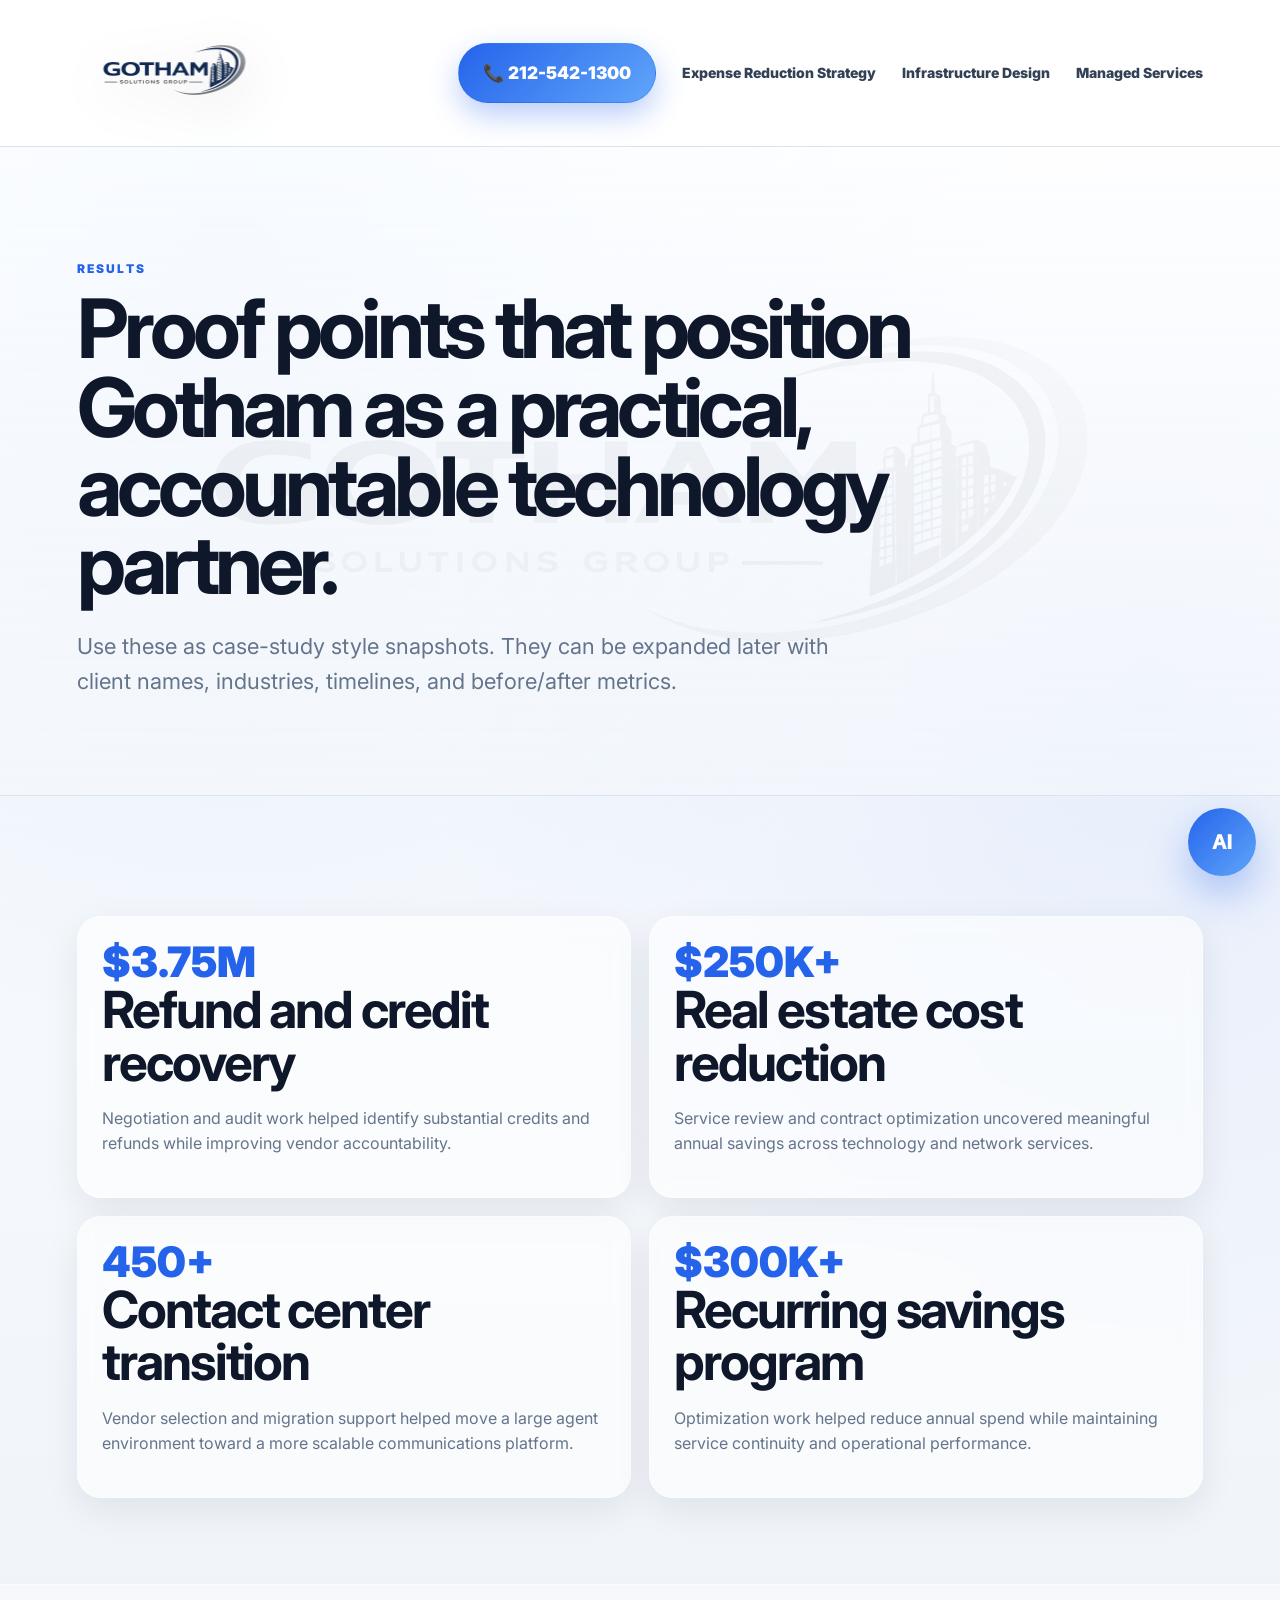
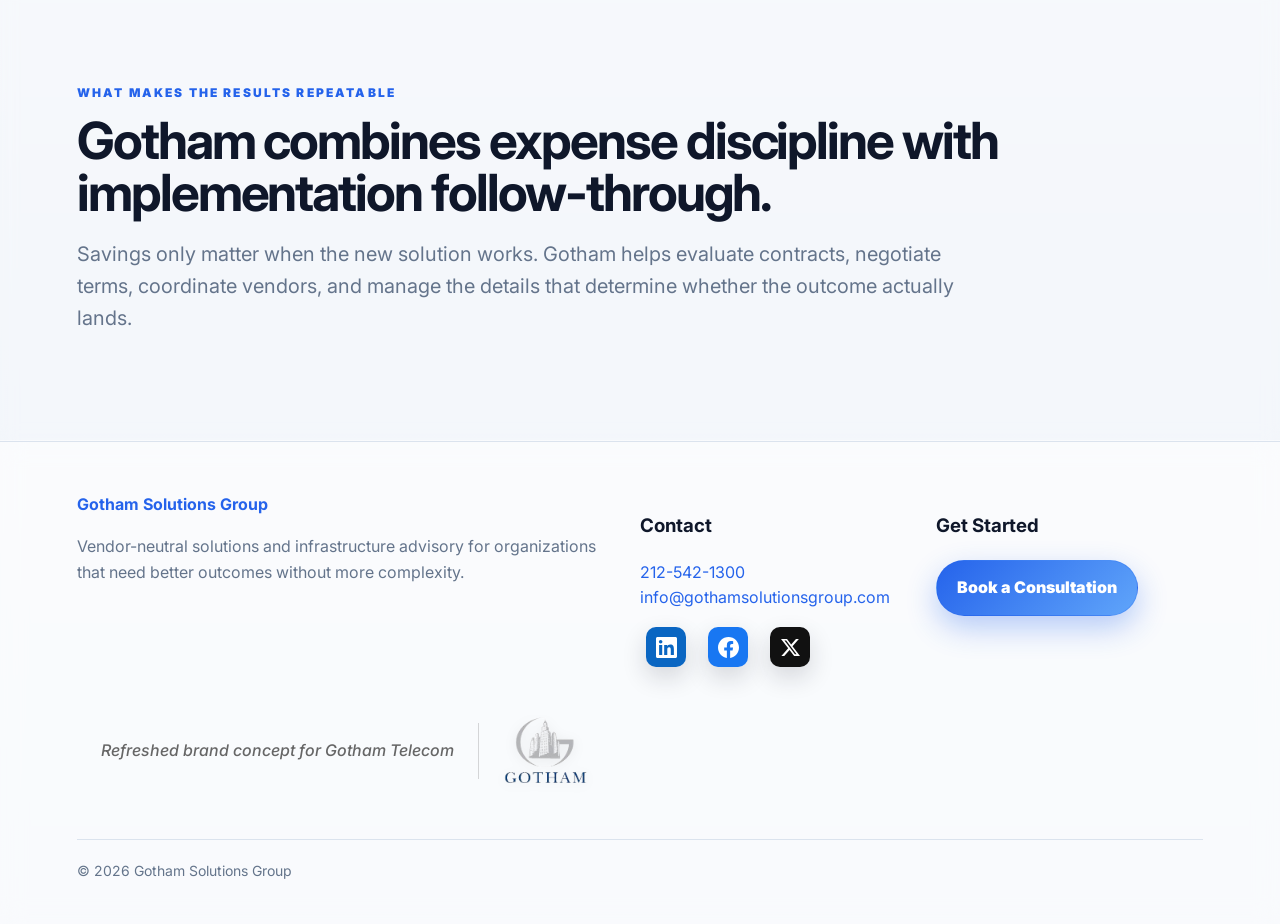
<file: case-studies.html>
<!DOCTYPE html><html lang="en"><head>
    <link rel="icon" type="image/x-icon" href="favicon.ico">
    <link rel="icon" type="image/png" sizes="32x32" href="favicon-32x32.png">
    <link rel="apple-touch-icon" href="apple-touch-icon.png">
<meta charset="UTF-8"><meta name="viewport" content="width=device-width, initial-scale=1.0"><title>Client Results | Gotham Solutions Group</title><meta name="description" content="Client result snapshots for Gotham Solutions Group advisory, savings, sourcing, and implementation work."><link rel="preconnect" href="https://fonts.googleapis.com"><link rel="preconnect" href="https://fonts.gstatic.com" crossorigin><link href="https://fonts.googleapis.com/css2?family=Inter:wght@400;500;600;700;800;900&display=swap" rel="stylesheet"><link rel="stylesheet" href="assets/styles.css"></head><body><header class="site-header" id="top">
  <a class="brand logo-brand" href="index.html" aria-label="Gotham Solutions Group home">
    <img src="assets/images/gotham-solutions-group-logo.png" alt="Gotham Solutions Group" class="site-logo">
  </a>
  <button class="menu-toggle" aria-label="Open navigation" aria-expanded="false">☰</button>
  <nav class="nav" aria-label="Primary navigation">
    <a href="tel:12125421300" class="nav-cta phone-cta">📞 212-542-1300</a>
    <a href="services.html">Expense Reduction Strategy</a>
    <a href="case-studies.html">Infrastructure Design</a>
    <a href="about.html">Managed Services</a>
  </nav>
</header><main><section class="page-hero"><p class="eyebrow">Results</p><h1>Proof points that position Gotham as a practical, accountable technology partner.</h1><p>Use these as case-study style snapshots. They can be expanded later with client names, industries, timelines, and before/after metrics.</p></section><section class="section case-grid"><article><span>$3.75M</span><h2>Refund and credit recovery</h2><p>Negotiation and audit work helped identify substantial credits and refunds while improving vendor accountability.</p></article><article><span>$250K+</span><h2>Real estate cost reduction</h2><p>Service review and contract optimization uncovered meaningful annual savings across technology and network services.</p></article><article><span>450+</span><h2>Contact center transition</h2><p>Vendor selection and migration support helped move a large agent environment toward a more scalable communications platform.</p></article><article><span>$300K+</span><h2>Recurring savings program</h2><p>Optimization work helped reduce annual spend while maintaining service continuity and operational performance.</p></article></section><section class="section dark-band"><p class="eyebrow">What makes the results repeatable</p><h2>Gotham combines expense discipline with implementation follow-through.</h2><p class="wide-copy">Savings only matter when the new solution works. Gotham helps evaluate contracts, negotiate terms, coordinate vendors, and manage the details that determine whether the outcome actually lands.</p></section></main><footer class="site-footer">
  <div>
    <a class="footer-brand" href="index.html">Gotham Solutions Group</a>
    <p>Vendor-neutral solutions and infrastructure advisory for organizations that need better outcomes without more complexity.</p>
  </div>
  <div>
    <h3>Contact</h3>
<p>
<a href="tel:12125421300">212-542-1300</a><br>
<a href="mailto:info@gothamsolutionsgroup.com">info@gothamsolutionsgroup.com</a>
</p>
<div class="social-links">
  <a href="https://www.linkedin.com/company/gotham-telecom-inc./" target="_blank" rel="noopener" class="social-btn"><svg class="social-svg" viewBox="0 0 24 24" aria-hidden="true"><path fill="currentColor" d="M20.45 20.45h-3.56v-5.57c0-1.33-.03-3.04-1.85-3.04-1.85 0-2.14 1.45-2.14 2.94v5.67H9.34V9h3.42v1.56h.05c.48-.9 1.64-1.85 3.37-1.85 3.6 0 4.27 2.37 4.27 5.46v6.28ZM5.32 7.43a2.06 2.06 0 1 1 0-4.12 2.06 2.06 0 0 1 0 4.12ZM7.1 20.45H3.54V9H7.1v11.45ZM22.23 0H1.77C.79 0 0 .77 0 1.72v20.56C0 23.23.79 24 1.77 24h20.46c.98 0 1.77-.77 1.77-1.72V1.72C24 .77 23.21 0 22.23 0Z"/></svg><span class="sr-only">LinkedIn</span></a>
  <a href="https://www.facebook.com/profile.php?id=100069526381285" target="_blank" rel="noopener" class="social-btn"><svg class="social-svg" viewBox="0 0 24 24" aria-hidden="true"><path fill="currentColor" d="M24 12.07C24 5.4 18.63 0 12 0S0 5.4 0 12.07C0 18.1 4.39 23.1 10.13 24v-8.44H7.08v-3.49h3.05V9.41c0-3.03 1.79-4.7 4.53-4.7 1.31 0 2.68.24 2.68.24v2.96h-1.51c-1.49 0-1.96.93-1.96 1.89v2.27h3.33l-.53 3.49h-2.8V24C19.61 23.1 24 18.1 24 12.07Z"/></svg><span class="sr-only">Facebook</span></a>
  <a href="https://x.com/GothamTelecom" target="_blank" rel="noopener" class="social-btn"><svg class="social-svg" viewBox="0 0 24 24" aria-hidden="true"><path fill="currentColor" d="M18.9 1.15h3.68l-8.04 9.19L24 22.85h-7.41l-5.8-7.59-6.64 7.59H.47l8.6-9.83L0 1.15h7.6l5.24 6.93 6.06-6.93Zm-1.29 19.5h2.04L6.49 3.23H4.3l13.31 17.42Z"/></svg><span class="sr-only">X</span></a>
</div>

  </div>
  <div><h3>Get Started</h3><a class="button primary" href="contact.html">Book a Consultation</a></div>
  
<div class="footer-brand-concept">
  <span>Refreshed brand concept for Gotham Telecom</span>
  <img src="assets/images/footer-gotham-logo.png" alt="Gotham Logo" class="footer-concept-logo">
</div>
<p class="copyright">© 2026 Gotham Solutions Group</p>
</footer>
<script src="assets/script.js"></script>

<div class="gotham-ai-widget" aria-live="polite">
  <button class="gotham-ai-toggle" aria-label="Open Gotham Solutions Assistant">
    <span>AI</span>
  </button>
  <div class="gotham-ai-panel" role="dialog" aria-label="Gotham Solutions Assistant">
    <div class="gotham-ai-header">
      <strong>Gotham Solutions Assistant</strong>
      <button class="gotham-ai-close" aria-label="Close assistant">×</button>
    </div>
    <div class="gotham-ai-messages">
      <div class="gotham-ai-message bot">
        Hi — I can help you explore expense reduction, infrastructure design, and managed services. What would you like to improve?
      </div>
    </div>
    <div class="gotham-ai-quick">
      <button data-question="expense">Reduce expenses</button>
      <button data-question="infrastructure">Design infrastructure</button>
      <button data-question="managed">Managed services</button>
      <button data-question="contact">Talk to Gotham</button>
    </div>
    <form class="gotham-ai-form">
      <input type="text" placeholder="Ask a question..." aria-label="Ask a question">
      <button type="submit">Send</button>
    </form>
  </div>
</div>

</body></html>
</file>
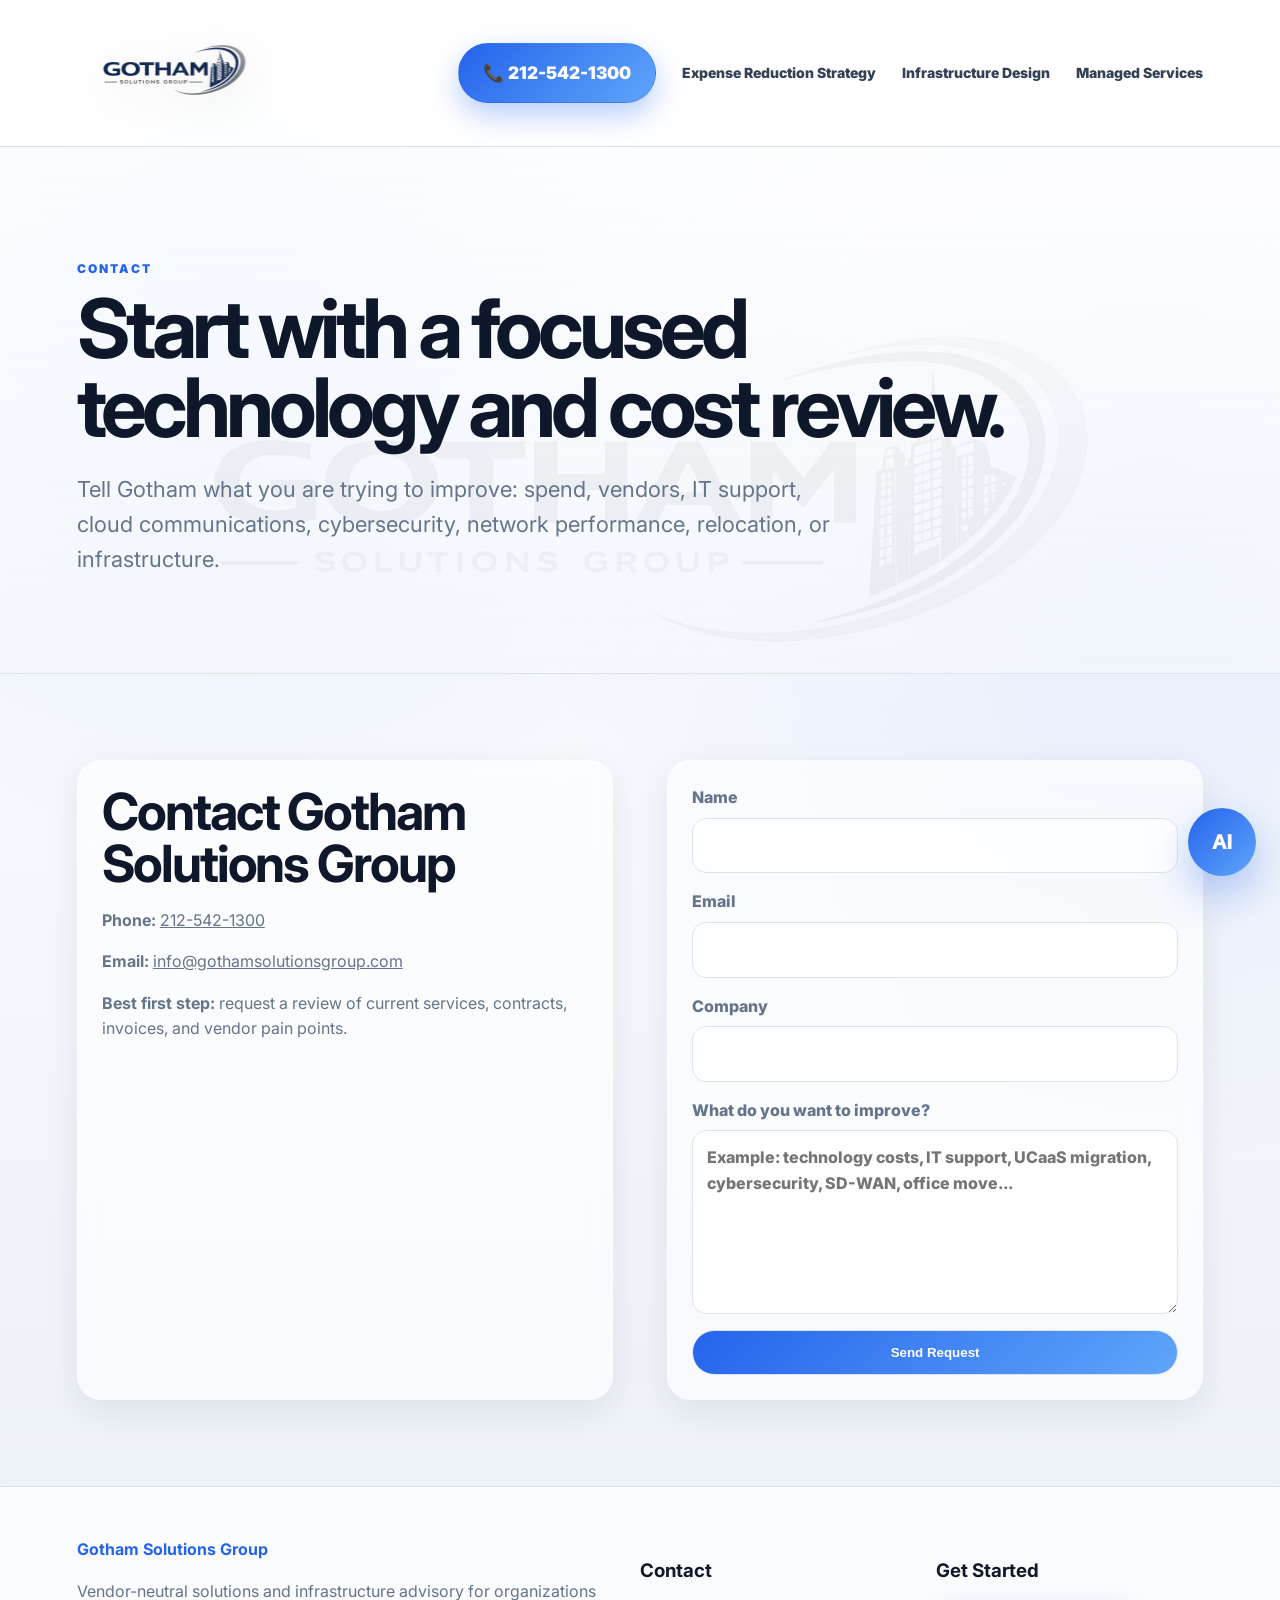
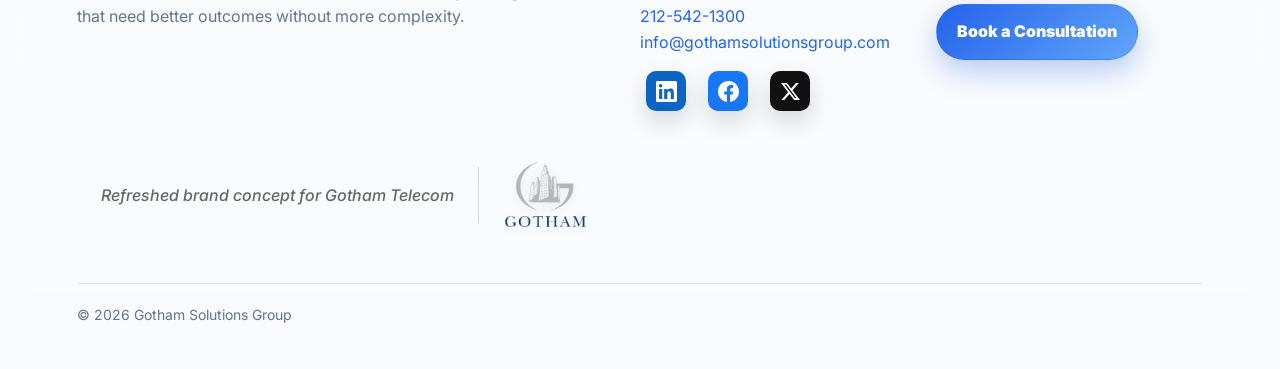
<file: contact.html>
<!DOCTYPE html><html lang="en"><head>
    <link rel="icon" type="image/x-icon" href="favicon.ico">
    <link rel="icon" type="image/png" sizes="32x32" href="favicon-32x32.png">
    <link rel="apple-touch-icon" href="apple-touch-icon.png">
<meta charset="UTF-8"><meta name="viewport" content="width=device-width, initial-scale=1.0"><title>Contact | Gotham Solutions Group</title><meta name="description" content="Contact Gotham Solutions Group to start a technology, vendor, contract, and cost review."><link rel="preconnect" href="https://fonts.googleapis.com"><link rel="preconnect" href="https://fonts.gstatic.com" crossorigin><link href="https://fonts.googleapis.com/css2?family=Inter:wght@400;500;600;700;800;900&display=swap" rel="stylesheet"><link rel="stylesheet" href="assets/styles.css"></head><body><header class="site-header" id="top">
  <a class="brand logo-brand" href="index.html" aria-label="Gotham Solutions Group home">
    <img src="assets/images/gotham-solutions-group-logo.png" alt="Gotham Solutions Group" class="site-logo">
  </a>
  <button class="menu-toggle" aria-label="Open navigation" aria-expanded="false">☰</button>
  <nav class="nav" aria-label="Primary navigation">
    <a href="tel:12125421300" class="nav-cta phone-cta">📞 212-542-1300</a>
    <a href="services.html">Expense Reduction Strategy</a>
    <a href="case-studies.html">Infrastructure Design</a>
    <a href="about.html">Managed Services</a>
  </nav>
</header><main><section class="page-hero contact-hero"><p class="eyebrow">Contact</p><h1>Start with a focused technology and cost review.</h1><p>Tell Gotham what you are trying to improve: spend, vendors, IT support, cloud communications, cybersecurity, network performance, relocation, or infrastructure.</p></section><section class="section contact-layout"><div class="contact-card"><h2>Contact Gotham Solutions Group</h2><p><strong>Phone:</strong> <a href="tel:12125421300">212-542-1300</a></p><p><strong>Email:</strong> <a href="mailto:info@gothamsolutionsgroup.com">info@gothamsolutionsgroup.com</a></p><p><strong>Best first step:</strong> request a review of current services, contracts, invoices, and vendor pain points.</p></div><form class="lead-form" action="mailto:info@gothamsolutionsgroup.com" method="post" enctype="text/plain"><label>Name<input name="name" required></label><label>Email<input type="email" name="email" required></label><label>Company<input name="company"></label><label>What do you want to improve?<textarea name="message" rows="6" placeholder="Example: technology costs, IT support, UCaaS migration, cybersecurity, SD-WAN, office move..."></textarea></label><button class="button primary" type="submit">Send Request</button></form></section></main><footer class="site-footer">
  <div>
    <a class="footer-brand" href="index.html">Gotham Solutions Group</a>
    <p>Vendor-neutral solutions and infrastructure advisory for organizations that need better outcomes without more complexity.</p>
  </div>
  <div>
    <h3>Contact</h3>
<p>
<a href="tel:12125421300">212-542-1300</a><br>
<a href="mailto:info@gothamsolutionsgroup.com">info@gothamsolutionsgroup.com</a>
</p>
<div class="social-links">
  <a href="https://www.linkedin.com/company/gotham-telecom-inc./" target="_blank" rel="noopener" class="social-btn"><svg class="social-svg" viewBox="0 0 24 24" aria-hidden="true"><path fill="currentColor" d="M20.45 20.45h-3.56v-5.57c0-1.33-.03-3.04-1.85-3.04-1.85 0-2.14 1.45-2.14 2.94v5.67H9.34V9h3.42v1.56h.05c.48-.9 1.64-1.85 3.37-1.85 3.6 0 4.27 2.37 4.27 5.46v6.28ZM5.32 7.43a2.06 2.06 0 1 1 0-4.12 2.06 2.06 0 0 1 0 4.12ZM7.1 20.45H3.54V9H7.1v11.45ZM22.23 0H1.77C.79 0 0 .77 0 1.72v20.56C0 23.23.79 24 1.77 24h20.46c.98 0 1.77-.77 1.77-1.72V1.72C24 .77 23.21 0 22.23 0Z"/></svg><span class="sr-only">LinkedIn</span></a>
  <a href="https://www.facebook.com/profile.php?id=100069526381285" target="_blank" rel="noopener" class="social-btn"><svg class="social-svg" viewBox="0 0 24 24" aria-hidden="true"><path fill="currentColor" d="M24 12.07C24 5.4 18.63 0 12 0S0 5.4 0 12.07C0 18.1 4.39 23.1 10.13 24v-8.44H7.08v-3.49h3.05V9.41c0-3.03 1.79-4.7 4.53-4.7 1.31 0 2.68.24 2.68.24v2.96h-1.51c-1.49 0-1.96.93-1.96 1.89v2.27h3.33l-.53 3.49h-2.8V24C19.61 23.1 24 18.1 24 12.07Z"/></svg><span class="sr-only">Facebook</span></a>
  <a href="https://x.com/GothamTelecom" target="_blank" rel="noopener" class="social-btn"><svg class="social-svg" viewBox="0 0 24 24" aria-hidden="true"><path fill="currentColor" d="M18.9 1.15h3.68l-8.04 9.19L24 22.85h-7.41l-5.8-7.59-6.64 7.59H.47l8.6-9.83L0 1.15h7.6l5.24 6.93 6.06-6.93Zm-1.29 19.5h2.04L6.49 3.23H4.3l13.31 17.42Z"/></svg><span class="sr-only">X</span></a>
</div>

  </div>
  <div><h3>Get Started</h3><a class="button primary" href="contact.html">Book a Consultation</a></div>
  
<div class="footer-brand-concept">
  <span>Refreshed brand concept for Gotham Telecom</span>
  <img src="assets/images/footer-gotham-logo.png" alt="Gotham Logo" class="footer-concept-logo">
</div>
<p class="copyright">© 2026 Gotham Solutions Group</p>
</footer>
<script src="assets/script.js"></script>

<div class="gotham-ai-widget" aria-live="polite">
  <button class="gotham-ai-toggle" aria-label="Open Gotham Solutions Assistant">
    <span>AI</span>
  </button>
  <div class="gotham-ai-panel" role="dialog" aria-label="Gotham Solutions Assistant">
    <div class="gotham-ai-header">
      <strong>Gotham Solutions Assistant</strong>
      <button class="gotham-ai-close" aria-label="Close assistant">×</button>
    </div>
    <div class="gotham-ai-messages">
      <div class="gotham-ai-message bot">
        Hi — I can help you explore expense reduction, infrastructure design, and managed services. What would you like to improve?
      </div>
    </div>
    <div class="gotham-ai-quick">
      <button data-question="expense">Reduce expenses</button>
      <button data-question="infrastructure">Design infrastructure</button>
      <button data-question="managed">Managed services</button>
      <button data-question="contact">Talk to Gotham</button>
    </div>
    <form class="gotham-ai-form">
      <input type="text" placeholder="Ask a question..." aria-label="Ask a question">
      <button type="submit">Send</button>
    </form>
  </div>
</div>

</body></html>
</file>
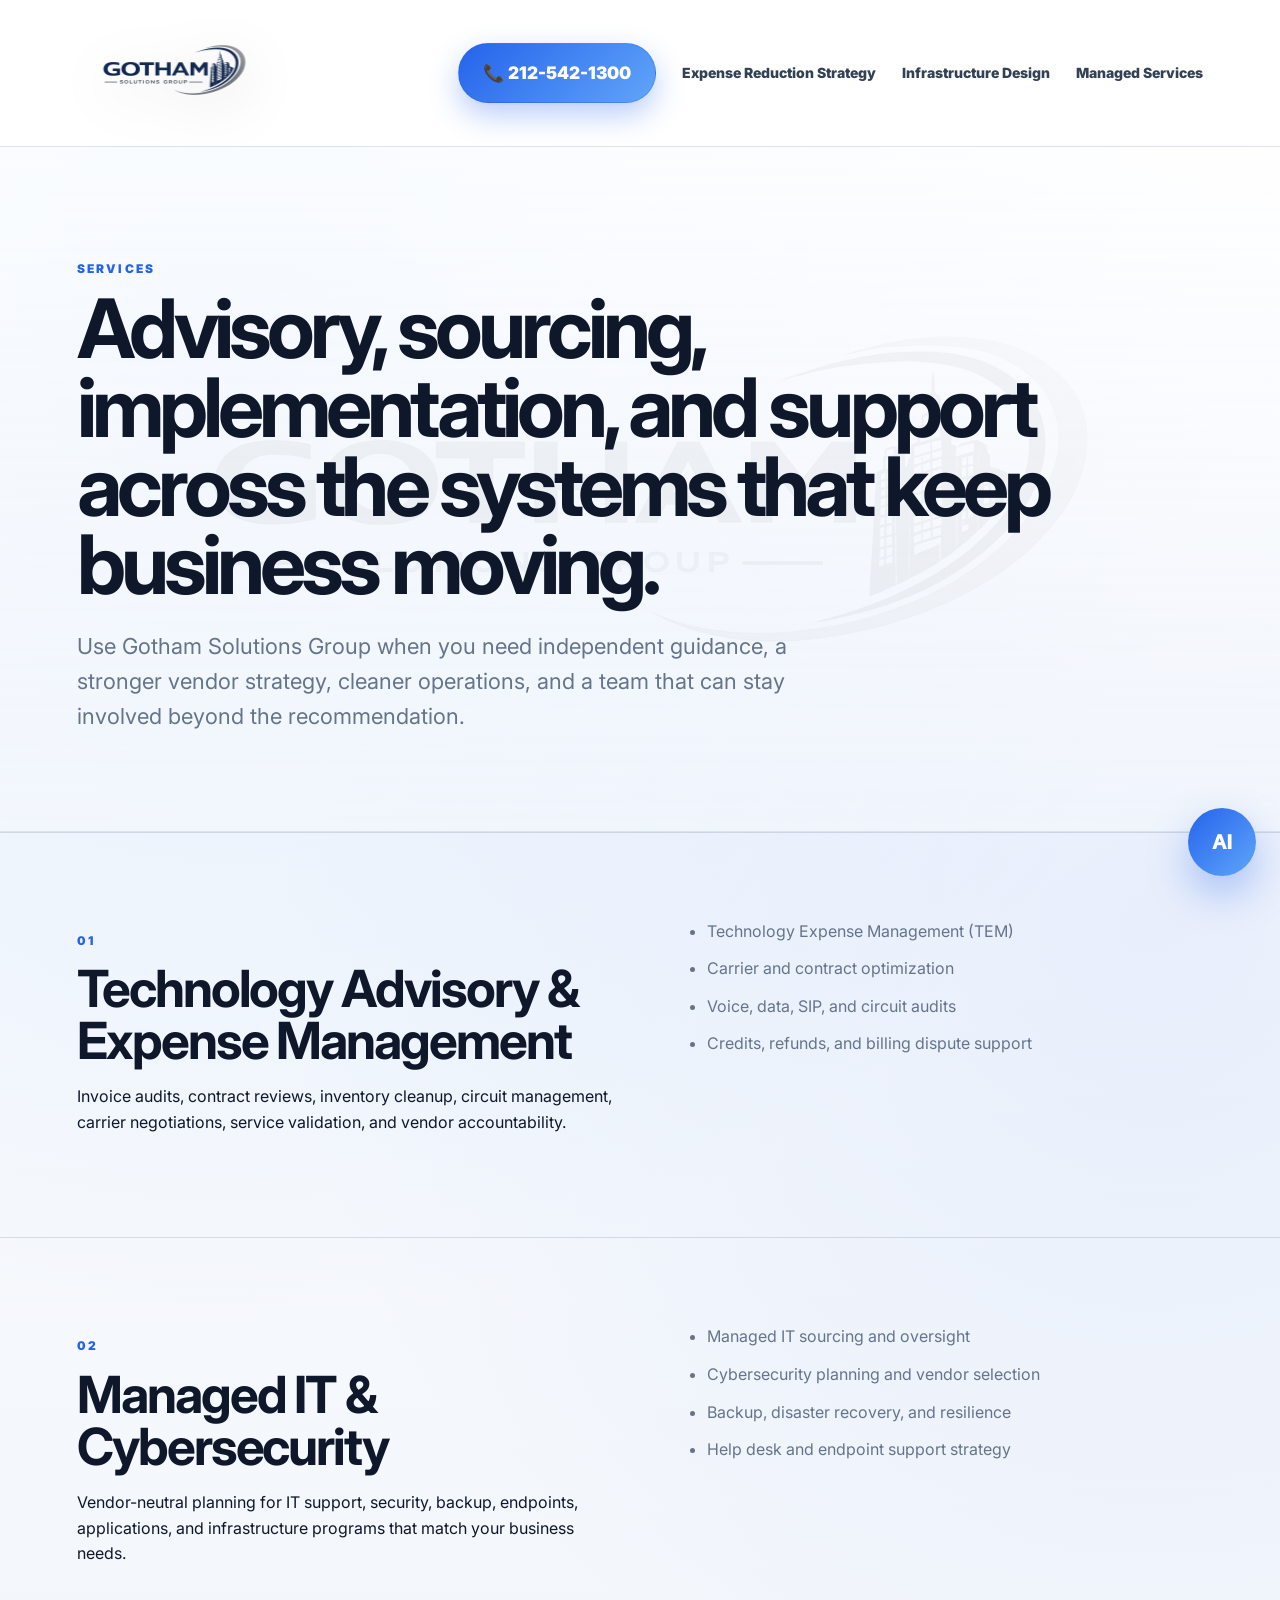
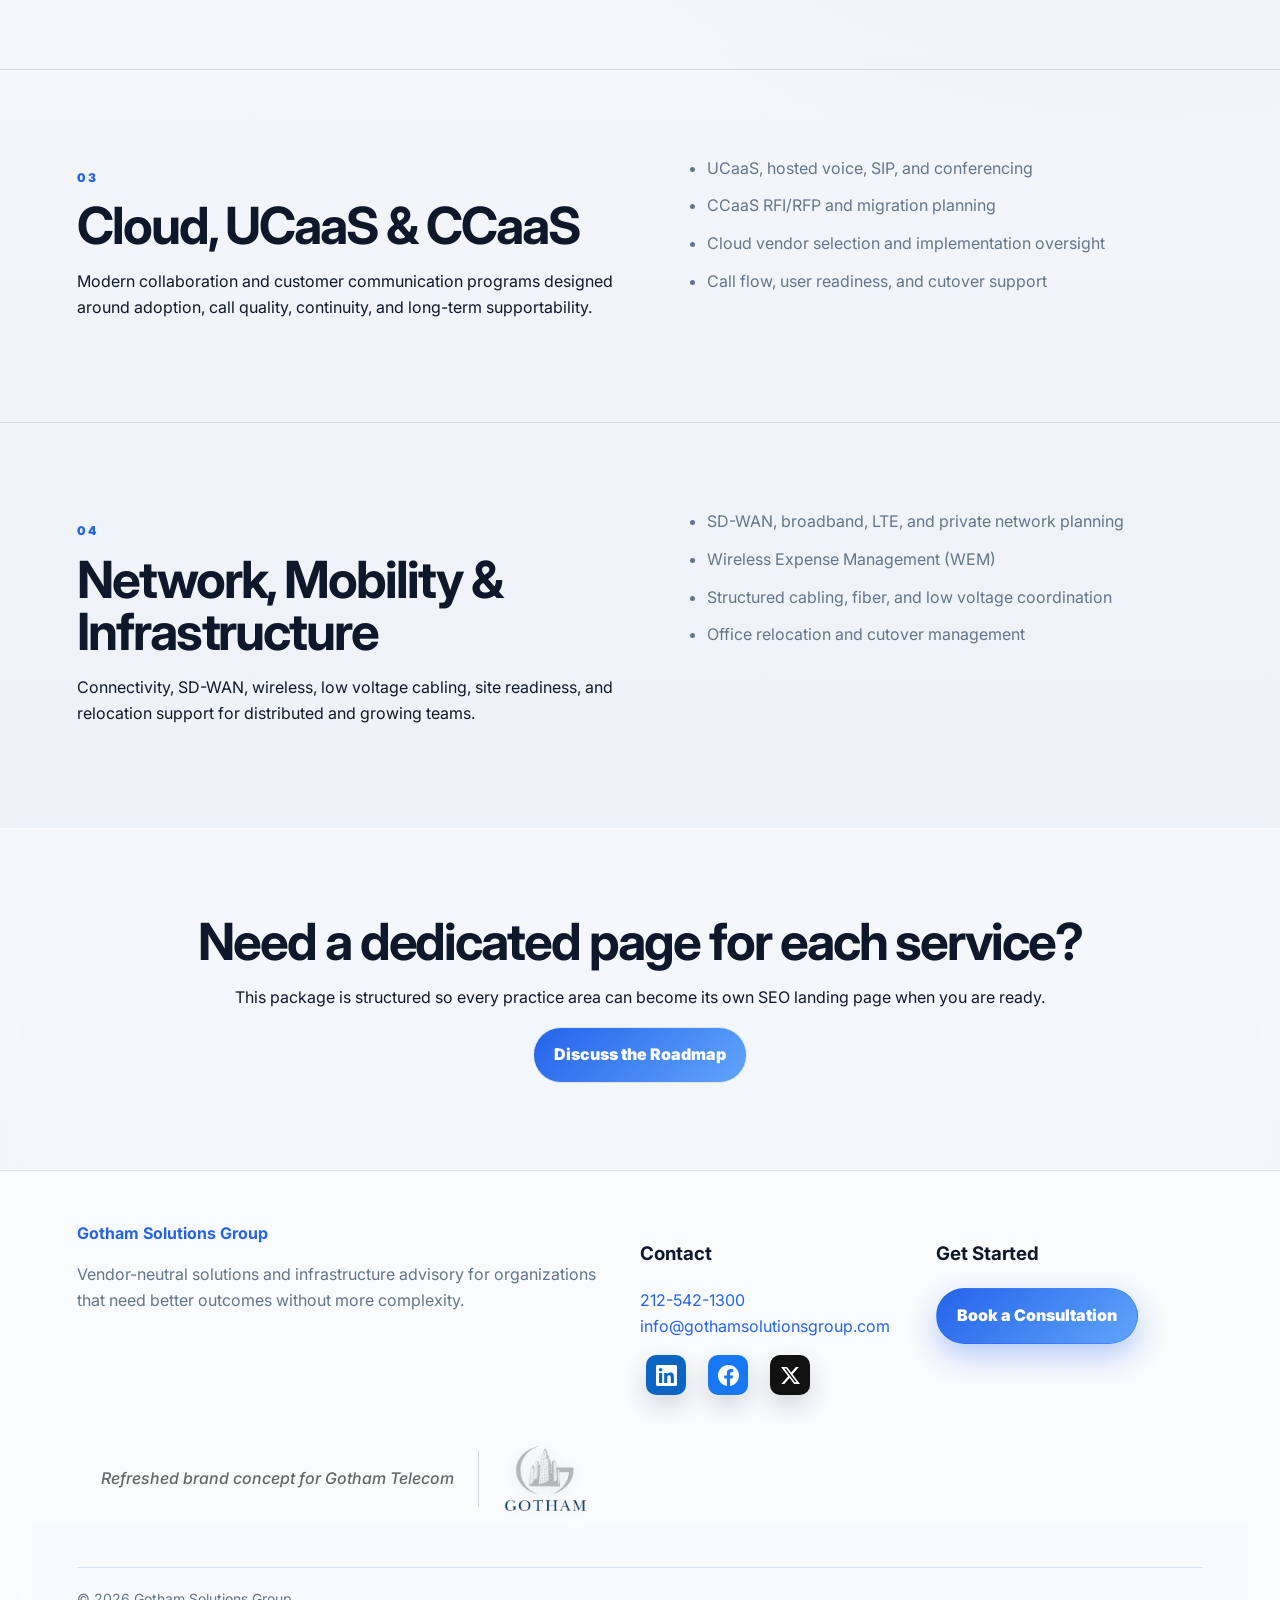
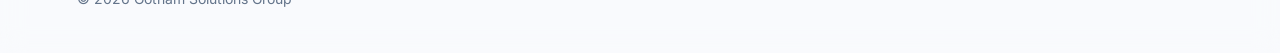
<file: services.html>
<!DOCTYPE html><html lang="en"><head>
    <link rel="icon" type="image/x-icon" href="favicon.ico">
    <link rel="icon" type="image/png" sizes="32x32" href="favicon-32x32.png">
    <link rel="apple-touch-icon" href="apple-touch-icon.png">
<meta charset="UTF-8"><meta name="viewport" content="width=device-width, initial-scale=1.0"><title>Services | Gotham Solutions Group</title><meta name="description" content="Technology Expense Management, managed IT, cybersecurity, cloud communications, SD-WAN, mobility, and infrastructure services."><link rel="preconnect" href="https://fonts.googleapis.com"><link rel="preconnect" href="https://fonts.gstatic.com" crossorigin><link href="https://fonts.googleapis.com/css2?family=Inter:wght@400;500;600;700;800;900&display=swap" rel="stylesheet"><link rel="stylesheet" href="assets/styles.css"></head><body><header class="site-header" id="top">
  <a class="brand logo-brand" href="index.html" aria-label="Gotham Solutions Group home">
    <img src="assets/images/gotham-solutions-group-logo.png" alt="Gotham Solutions Group" class="site-logo">
  </a>
  <button class="menu-toggle" aria-label="Open navigation" aria-expanded="false">☰</button>
  <nav class="nav" aria-label="Primary navigation">
    <a href="tel:12125421300" class="nav-cta phone-cta">📞 212-542-1300</a>
    <a href="services.html">Expense Reduction Strategy</a>
    <a href="case-studies.html">Infrastructure Design</a>
    <a href="about.html">Managed Services</a>
  </nav>
</header><main><section class="page-hero"><p class="eyebrow">Services</p><h1>Advisory, sourcing, implementation, and support across the systems that keep business moving.</h1><p>Use Gotham Solutions Group when you need independent guidance, a stronger vendor strategy, cleaner operations, and a team that can stay involved beyond the recommendation.</p></section>
<section class="section service-detail" id="tem"><div><p class="eyebrow">01</p><h2>Technology Advisory & Expense Management</h2><p>Invoice audits, contract reviews, inventory cleanup, circuit management, carrier negotiations, service validation, and vendor accountability.</p></div><ul><li>Technology Expense Management (TEM)</li><li>Carrier and contract optimization</li><li>Voice, data, SIP, and circuit audits</li><li>Credits, refunds, and billing dispute support</li></ul></section>
<section class="section service-detail" id="managed-it"><div><p class="eyebrow">02</p><h2>Managed IT & Cybersecurity</h2><p>Vendor-neutral planning for IT support, security, backup, endpoints, applications, and infrastructure programs that match your business needs.</p></div><ul><li>Managed IT sourcing and oversight</li><li>Cybersecurity planning and vendor selection</li><li>Backup, disaster recovery, and resilience</li><li>Help desk and endpoint support strategy</li></ul></section>
<section class="section service-detail" id="cloud"><div><p class="eyebrow">03</p><h2>Cloud, UCaaS & CCaaS</h2><p>Modern collaboration and customer communication programs designed around adoption, call quality, continuity, and long-term supportability.</p></div><ul><li>UCaaS, hosted voice, SIP, and conferencing</li><li>CCaaS RFI/RFP and migration planning</li><li>Cloud vendor selection and implementation oversight</li><li>Call flow, user readiness, and cutover support</li></ul></section>
<section class="section service-detail" id="network"><div><p class="eyebrow">04</p><h2>Network, Mobility & Infrastructure</h2><p>Connectivity, SD-WAN, wireless, low voltage cabling, site readiness, and relocation support for distributed and growing teams.</p></div><ul><li>SD-WAN, broadband, LTE, and private network planning</li><li>Wireless Expense Management (WEM)</li><li>Structured cabling, fiber, and low voltage coordination</li><li>Office relocation and cutover management</li></ul></section>
<section class="section final-cta"><h2>Need a dedicated page for each service?</h2><p>This package is structured so every practice area can become its own SEO landing page when you are ready.</p><a class="button primary" href="contact.html">Discuss the Roadmap</a></section></main><footer class="site-footer">
  <div>
    <a class="footer-brand" href="index.html">Gotham Solutions Group</a>
    <p>Vendor-neutral solutions and infrastructure advisory for organizations that need better outcomes without more complexity.</p>
  </div>
  <div>
    <h3>Contact</h3>
<p>
<a href="tel:12125421300">212-542-1300</a><br>
<a href="mailto:info@gothamsolutionsgroup.com">info@gothamsolutionsgroup.com</a>
</p>
<div class="social-links">
  <a href="https://www.linkedin.com/company/gotham-telecom-inc./" target="_blank" rel="noopener" class="social-btn"><svg class="social-svg" viewBox="0 0 24 24" aria-hidden="true"><path fill="currentColor" d="M20.45 20.45h-3.56v-5.57c0-1.33-.03-3.04-1.85-3.04-1.85 0-2.14 1.45-2.14 2.94v5.67H9.34V9h3.42v1.56h.05c.48-.9 1.64-1.85 3.37-1.85 3.6 0 4.27 2.37 4.27 5.46v6.28ZM5.32 7.43a2.06 2.06 0 1 1 0-4.12 2.06 2.06 0 0 1 0 4.12ZM7.1 20.45H3.54V9H7.1v11.45ZM22.23 0H1.77C.79 0 0 .77 0 1.72v20.56C0 23.23.79 24 1.77 24h20.46c.98 0 1.77-.77 1.77-1.72V1.72C24 .77 23.21 0 22.23 0Z"/></svg><span class="sr-only">LinkedIn</span></a>
  <a href="https://www.facebook.com/profile.php?id=100069526381285" target="_blank" rel="noopener" class="social-btn"><svg class="social-svg" viewBox="0 0 24 24" aria-hidden="true"><path fill="currentColor" d="M24 12.07C24 5.4 18.63 0 12 0S0 5.4 0 12.07C0 18.1 4.39 23.1 10.13 24v-8.44H7.08v-3.49h3.05V9.41c0-3.03 1.79-4.7 4.53-4.7 1.31 0 2.68.24 2.68.24v2.96h-1.51c-1.49 0-1.96.93-1.96 1.89v2.27h3.33l-.53 3.49h-2.8V24C19.61 23.1 24 18.1 24 12.07Z"/></svg><span class="sr-only">Facebook</span></a>
  <a href="https://x.com/GothamTelecom" target="_blank" rel="noopener" class="social-btn"><svg class="social-svg" viewBox="0 0 24 24" aria-hidden="true"><path fill="currentColor" d="M18.9 1.15h3.68l-8.04 9.19L24 22.85h-7.41l-5.8-7.59-6.64 7.59H.47l8.6-9.83L0 1.15h7.6l5.24 6.93 6.06-6.93Zm-1.29 19.5h2.04L6.49 3.23H4.3l13.31 17.42Z"/></svg><span class="sr-only">X</span></a>
</div>

  </div>
  <div><h3>Get Started</h3><a class="button primary" href="contact.html">Book a Consultation</a></div>
  
<div class="footer-brand-concept">
  <span>Refreshed brand concept for Gotham Telecom</span>
  <img src="assets/images/footer-gotham-logo.png" alt="Gotham Logo" class="footer-concept-logo">
</div>
<p class="copyright">© 2026 Gotham Solutions Group</p>
</footer>
<script src="assets/script.js"></script>

<div class="gotham-ai-widget" aria-live="polite">
  <button class="gotham-ai-toggle" aria-label="Open Gotham Solutions Assistant">
    <span>AI</span>
  </button>
  <div class="gotham-ai-panel" role="dialog" aria-label="Gotham Solutions Assistant">
    <div class="gotham-ai-header">
      <strong>Gotham Solutions Assistant</strong>
      <button class="gotham-ai-close" aria-label="Close assistant">×</button>
    </div>
    <div class="gotham-ai-messages">
      <div class="gotham-ai-message bot">
        Hi — I can help you explore expense reduction, infrastructure design, and managed services. What would you like to improve?
      </div>
    </div>
    <div class="gotham-ai-quick">
      <button data-question="expense">Reduce expenses</button>
      <button data-question="infrastructure">Design infrastructure</button>
      <button data-question="managed">Managed services</button>
      <button data-question="contact">Talk to Gotham</button>
    </div>
    <form class="gotham-ai-form">
      <input type="text" placeholder="Ask a question..." aria-label="Ask a question">
      <button type="submit">Send</button>
    </form>
  </div>
</div>

</body></html>
</file>
<file: assets/styles.css>
:root{
  --bg:#f8fafc;
  --card:#ffffff;
  --line:#dbe3ee;
  --text:#0f172a;
  --muted:#64748b;
  --accent:#2563eb;
  --accent2:#60a5fa;
  --gold:#f6c85f;
  --shadow:0 24px 80px rgba(15,23,42,.12);
}
*{box-sizing:border-box}
html{scroll-behavior:smooth}
body{
  margin:0;
  font-family:Inter,system-ui,-apple-system,Segoe UI,sans-serif;
  background:linear-gradient(180deg,#ffffff 0%,#f4f7fb 40%,#e9eef4 100%);
  color:var(--text);
  line-height:1.6;
  overflow-x:hidden;
}
a{color:inherit}
.site-header{
  position:sticky;
  top:0;
  z-index:100;
  display:grid;
  grid-template-columns:auto 1fr;
  align-items:center;
  gap:28px;
  min-height:112px;
  padding:14px 6vw;
  background:rgba(255,255,255,.96);
  backdrop-filter:blur(18px);
  -webkit-backdrop-filter:blur(18px);
  border-bottom:1px solid var(--line);
}
.brand,.footer-brand{
  display:flex;
  align-items:center;
  gap:12px;
  text-decoration:none;
  font-weight:700;
}
.logo-brand{line-height:0}
.site-logo{
  height:110px;
  width:auto;
  display:block;
  filter:drop-shadow(0 12px 26px rgba(0,0,0,.16));
}
.nav{
  display:flex;
  align-items:center;
  justify-content:flex-end;
  gap:26px;
  margin-left:auto;
}
.nav a{
  text-decoration:none;
  color:#334155;
  font-weight:850;
  font-size:14px;
  white-space:nowrap;
}
.nav a:hover{color:var(--accent)}
.nav-cta,.phone-cta{
  padding:15px 24px;
  border:1px solid rgba(37,99,235,.25);
  border-radius:999px;
  background:linear-gradient(135deg,#2563eb,#60a5fa);
  color:#fff!important;
  font-size:1.08rem!important;
  font-weight:950!important;
  box-shadow:0 12px 30px rgba(37,99,235,.32);
}
.menu-toggle{
  display:none;
  background:#2563eb;
  border:0;
  color:#fff;
  font-size:26px;
  border-radius:12px;
  padding:6px 12px;
}
main{position:relative;isolation:isolate}
main::before{
  content:"";
  position:fixed;
  inset:115px auto auto 50%;
  width:min(1300px,92vw);
  height:min(900px,75vw);
  transform:translateX(-50%);
  background:url("images/gotham-solutions-group-logo.png") center top / contain no-repeat;
  opacity:.12;
  filter:grayscale(1) contrast(1.1);
  pointer-events:none;
  z-index:-1;
}
.premium-hero,.page-hero,.section,.site-footer{position:relative;z-index:1}
.hero,.page-hero{padding:100px 6vw 74px}
.premium-hero,.page-hero{
  background:linear-gradient(180deg,rgba(255,255,255,.72) 0%,rgba(245,248,252,.58) 100%);
  color:var(--text);
}
.premium-hero{
  display:grid;
  grid-template-columns:minmax(0,1.2fr) 420px;
  gap:44px;
  align-items:center;
  min-height:680px;
}
.page-hero{border-bottom:1px solid var(--line)}
.eyebrow{
  text-transform:uppercase;
  letter-spacing:.18em;
  color:var(--accent);
  font-weight:900;
  font-size:12px;
}
.hero h1,.page-hero h1{
  font-size:clamp(42px,7vw,82px);
  line-height:.96;
  margin:12px 0 24px;
  letter-spacing:-.06em;
  max-width:980px;
}
.hero-text,.page-hero p:not(.eyebrow),.section-lead{
  font-size:clamp(18px,2vw,22px);
  color:var(--muted);
  max-width:760px;
}
.hero-actions{display:flex;gap:14px;flex-wrap:wrap;margin-top:32px}
.button{
  display:inline-flex;
  align-items:center;
  justify-content:center;
  padding:14px 20px;
  border-radius:999px;
  text-decoration:none;
  font-weight:900;
  border:1px solid var(--line);
  cursor:pointer;
}
.primary{background:linear-gradient(135deg,var(--accent),var(--accent2));color:#fff}
.secondary{background:rgba(255,255,255,.65);color:var(--accent)}
.hero-panel{display:grid;gap:18px}
.glass{
  padding:24px;
  border:1px solid rgba(255,255,255,.45);
  background:rgba(255,255,255,.58);
  backdrop-filter:blur(10px);
  -webkit-backdrop-filter:blur(10px);
  border-radius:30px;
  box-shadow:var(--shadow);
}
.hero-panel div,.proof-cards article,.feature-card,.contact-card,.lead-form,.values article,.case-grid article,blockquote,.rating-bar{
  background:rgba(255,255,255,.58)!important;
  backdrop-filter:blur(10px);
  -webkit-backdrop-filter:blur(10px);
  border:1px solid rgba(255,255,255,.45)!important;
  border-radius:24px;
  padding:24px;
  box-shadow:0 12px 35px rgba(15,23,42,.08);
}
.stat,.case-grid span{
  display:block;
  font-size:42px;
  line-height:1;
  font-weight:900;
  color:var(--accent);
}
.logo-strip{display:none!important}
.section{padding:86px 6vw}
.split,.proof,.contact-layout,.service-detail{
  display:grid;
  grid-template-columns:1fr 1fr;
  gap:54px;
  align-items:start;
}
.section h2{
  font-size:clamp(32px,4vw,56px);
  line-height:1.02;
  letter-spacing:-.04em;
  margin:0 0 18px;
  color:var(--text);
}
.feature-grid,.review-grid,.values,.case-grid{
  display:grid;
  grid-template-columns:repeat(4,1fr);
  gap:18px;
  margin-top:34px;
}
.feature-card{text-decoration:none;transition:.2s transform,.2s border,.2s box-shadow}
.feature-card:hover{transform:translateY(-4px);box-shadow:var(--shadow)}
.feature-card span{color:var(--accent);font-weight:900}
.feature-card h3,.values h3{font-size:22px;margin:18px 0 10px}
.feature-card p,.values p,.case-grid p,.hero-panel p,.proof-cards span,.service-detail li,.review-grid p,.contact-card p,.site-footer p{
  color:var(--muted);
}
.dark-band,.final-cta{
  background:rgba(255,255,255,.38)!important;
  backdrop-filter:blur(8px);
  -webkit-backdrop-filter:blur(8px);
  border-block:1px solid rgba(255,255,255,.45);
}
.steps{display:grid;grid-template-columns:repeat(4,1fr);gap:18px;margin-top:28px}
.steps div{border-top:1px solid rgba(15,23,42,.14);padding-top:22px}
.steps span{color:#d97706;font-weight:900}
.proof-cards{display:grid;grid-template-columns:1fr 1fr;gap:18px}
.text-link{font-weight:900;color:var(--accent);text-decoration:none}
.stars{color:var(--gold);letter-spacing:.08em}
.review-grid{grid-template-columns:repeat(3,1fr)}
blockquote{margin:0;color:#122033}
blockquote p{color:#243449!important}
cite{display:block;margin-top:18px;font-style:normal;font-weight:900;color:#1d4ed8}
.final-cta{text-align:center;border-top:1px solid rgba(255,255,255,.45)}
.final-cta h2,.final-cta p{margin-inline:auto;max-width:900px}
.service-detail{border-top:1px solid rgba(15,23,42,.12)}
.service-detail ul{margin:0;display:grid;gap:12px}
.wide-copy{max-width:920px;color:var(--muted);font-size:20px}
.case-grid{grid-template-columns:repeat(2,1fr)}
.contact-layout{align-items:stretch}
.lead-form{display:grid;gap:16px}
.lead-form label{display:grid;gap:7px;color:var(--muted);font-weight:800}
.lead-form input,.lead-form textarea{
  width:100%;
  border:1px solid var(--line);
  background:rgba(255,255,255,.75);
  border-radius:14px;
  color:var(--text);
  padding:14px;
  font:inherit;
}
.site-footer{
  display:grid;
  grid-template-columns:1.4fr .7fr .7fr;
  gap:28px;
  padding:50px 6vw 28px;
  background:rgba(255,255,255,.72);
  backdrop-filter:blur(12px);
  -webkit-backdrop-filter:blur(12px);
  border-top:1px solid var(--line);
}
.site-footer a{color:var(--accent);text-decoration:none}
.copyright{grid-column:1/-1;border-top:1px solid var(--line);padding-top:20px;font-size:14px}
@media(max-width:1100px){
  .site-header{grid-template-columns:auto 1fr;gap:18px}
  .nav{gap:14px}
  .nav a{font-size:13px}
  .phone-cta{padding:12px 18px;font-size:1rem!important}
}
@media(max-width:920px){
  .premium-hero,.split,.proof,.contact-layout,.service-detail{grid-template-columns:1fr}
  .feature-grid,.steps,.review-grid,.values,.case-grid,.proof-cards{grid-template-columns:1fr 1fr}
  .nav{
    display:none;
    position:absolute;
    top:112px;
    left:0;
    right:0;
    padding:20px 6vw;
    background:#fff;
    border-bottom:1px solid var(--line);
    flex-direction:column;
    align-items:flex-start;
  }
  .nav.open{display:flex}
  .menu-toggle{display:block;justify-self:end}
  .site-footer{grid-template-columns:1fr}
  .site-logo{height:80px}
  main::before{width:95vw;height:55vw;opacity:.08}
}
@media(max-width:560px){
  .hero,.page-hero,.section{padding-left:24px;padding-right:24px}
  .feature-grid,.steps,.review-grid,.values,.case-grid,.proof-cards{grid-template-columns:1fr}
  .hero h1,.page-hero h1{font-size:42px}
  .site-header{padding:12px 24px;min-height:86px}
  .site-logo{height:64px}
  .nav{top:86px}
  main::before{inset:95px auto auto 50%;width:115vw;height:70vw;opacity:.07}
}

/* Gotham Solutions Assistant */
.gotham-ai-widget{
  position:fixed;
  right:24px;
  bottom:24px;
  z-index:9999;
  font-family:Inter,system-ui,-apple-system,Segoe UI,sans-serif;
}
.gotham-ai-toggle{
  width:68px;
  height:68px;
  border:0;
  border-radius:999px;
  cursor:pointer;
  background:linear-gradient(135deg,#2563eb,#60a5fa);
  color:#fff;
  font-weight:950;
  font-size:20px;
  box-shadow:0 18px 40px rgba(37,99,235,.34);
}
.gotham-ai-toggle span{
  display:grid;
  place-items:center;
}
.gotham-ai-panel{
  display:none;
  position:absolute;
  right:0;
  bottom:84px;
  width:min(390px,calc(100vw - 32px));
  overflow:hidden;
  border-radius:24px;
  background:rgba(255,255,255,.92);
  backdrop-filter:blur(18px);
  -webkit-backdrop-filter:blur(18px);
  border:1px solid rgba(255,255,255,.72);
  box-shadow:0 30px 80px rgba(15,23,42,.22);
  color:#0f172a;
}
.gotham-ai-panel.open{
  display:block;
}
.gotham-ai-header{
  display:flex;
  justify-content:space-between;
  align-items:center;
  padding:18px 20px;
  background:linear-gradient(135deg,#0f172a,#1e3a8a);
  color:#fff;
}
.gotham-ai-close{
  border:0;
  background:rgba(255,255,255,.14);
  color:#fff;
  width:30px;
  height:30px;
  border-radius:999px;
  cursor:pointer;
  font-size:20px;
}
.gotham-ai-messages{
  display:grid;
  gap:12px;
  max-height:330px;
  overflow:auto;
  padding:18px;
}
.gotham-ai-message{
  padding:12px 14px;
  border-radius:16px;
  font-size:14px;
  line-height:1.5;
}
.gotham-ai-message.bot{
  background:#eef4ff;
  color:#0f172a;
}
.gotham-ai-message.user{
  background:#2563eb;
  color:#fff;
  justify-self:end;
}
.gotham-ai-quick{
  display:grid;
  grid-template-columns:1fr 1fr;
  gap:8px;
  padding:0 18px 14px;
}
.gotham-ai-quick button{
  border:1px solid #dbe3ee;
  background:#fff;
  color:#1f2937;
  border-radius:999px;
  padding:10px 12px;
  font-weight:800;
  cursor:pointer;
}
.gotham-ai-quick button:hover{
  border-color:#2563eb;
  color:#2563eb;
}
.gotham-ai-form{
  display:flex;
  gap:8px;
  padding:14px;
  border-top:1px solid #dbe3ee;
  background:rgba(248,250,252,.9);
}
.gotham-ai-form input{
  flex:1;
  min-width:0;
  border:1px solid #dbe3ee;
  border-radius:999px;
  padding:12px 14px;
  font:inherit;
}
.gotham-ai-form button{
  border:0;
  background:#2563eb;
  color:#fff;
  border-radius:999px;
  padding:12px 16px;
  font-weight:900;
  cursor:pointer;
}
@media(max-width:560px){
  .gotham-ai-widget{
    right:16px;
    bottom:16px;
  }
  .gotham-ai-toggle{
    width:60px;
    height:60px;
  }
}


/* Polished About Us team section */
.team-section .section-lead{
  margin-bottom:34px;
}
.team-grid{
  display:grid;
  grid-template-columns:repeat(5,minmax(0,1fr));
  gap:18px;
  margin-top:34px;
}
.team-card{
  display:flex;
  flex-direction:column;
  min-height:100%;
  padding:26px;
  border-radius:24px;
  background:rgba(255,255,255,.62);
  border:1px solid rgba(255,255,255,.52);
  box-shadow:0 12px 35px rgba(15,23,42,.08);
  backdrop-filter:blur(10px);
  -webkit-backdrop-filter:blur(10px);
}
.team-avatar{
  width:64px;
  height:64px;
  display:grid;
  place-items:center;
  border-radius:18px;
  margin-bottom:18px;
  color:#ffffff;
  font-weight:950;
  letter-spacing:.04em;
  background:linear-gradient(135deg,#0f172a,#2563eb);
  box-shadow:0 12px 28px rgba(37,99,235,.24);
}
.team-card h3{
  margin:0 0 4px;
  font-size:22px;
  letter-spacing:-.03em;
  color:#0f172a;
}
.team-role{
  margin:0 0 14px;
  color:#2563eb!important;
  font-weight:900;
  font-size:13px;
  text-transform:uppercase;
  letter-spacing:.08em;
}
.team-card p:not(.team-role){
  color:#64748b;
  flex:1;
}
.linkedin-link{
  display:inline-flex;
  align-items:center;
  justify-content:center;
  width:max-content;
  margin-top:18px;
  padding:10px 14px;
  border-radius:999px;
  text-decoration:none;
  font-weight:900;
  color:#ffffff!important;
  background:#0a66c2;
  box-shadow:0 10px 24px rgba(10,102,194,.22);
}
.linkedin-link:hover{
  transform:translateY(-2px);
}
@media(max-width:1180px){
  .team-grid{grid-template-columns:repeat(3,1fr);}
}
@media(max-width:760px){
  .team-grid{grid-template-columns:1fr;}
}

.team-photo{
 width:120px;
 height:120px;
 object-fit:cover;
 border-radius:50%;
 display:block;
 margin:0 auto 18px;
 border:4px solid rgba(37,99,235,.15);
 box-shadow:0 10px 25px rgba(15,23,42,.12);
}
.team-card{text-align:center;}


/* Remove background cards behind hero stats */
.hero-panel{
  background:transparent !important;
  border:none !important;
  box-shadow:none !important;
}
.hero-panel div{
  background:transparent !important;
  border:none !important;
  box-shadow:none !important;
  backdrop-filter:none !important;
  -webkit-backdrop-filter:none !important;
  padding:8px 0 !important;
}


/* Restore stat bubbles but remove large white panel behind them */
.hero-panel{
  background:transparent !important;
  border:none !important;
  box-shadow:none !important;
  padding:0 !important;
}

.hero-panel div{
  background:rgba(255,255,255,.55) !important;
  border:1px solid rgba(255,255,255,.45) !important;
  border-radius:24px !important;
  padding:24px !important;
  box-shadow:0 12px 35px rgba(15,23,42,.08) !important;
  backdrop-filter:blur(10px) !important;
  -webkit-backdrop-filter:blur(10px) !important;
}


/* Matched style update: larger logo without changing header strip */
.site-header{
  overflow:visible !important;
}
.site-logo{
  height:118px !important;
  width:auto !important;
  max-height:none !important;
  transform:scale(1.08);
  transform-origin:left center;
}

/* Roberto photo refinement */
.team-photo-roberto{
  object-position:center 20%;
  transform:scale(1.12);
}

/* Keep circular crop clean while allowing Roberto's image to zoom inside */
.team-card .team-photo{
  overflow:hidden;
}


/* Core Services update: remove number spacing, enlarge cards, and center the three tiles */
main > section.section:nth-of-type(2) .feature-grid{
  grid-template-columns:repeat(3,minmax(300px,420px)) !important;
  justify-content:center !important;
  align-items:stretch !important;
}

main > section.section:nth-of-type(2) .feature-card{
  min-height:280px !important;
  padding:42px 34px !important;
  display:flex !important;
  flex-direction:column !important;
  align-items:center !important;
  justify-content:center !important;
  text-align:center !important;
}

main > section.section:nth-of-type(2) .feature-card h3{
  margin-top:0 !important;
  font-size:clamp(26px,2.5vw,32px) !important;
  line-height:1.08 !important;
}

main > section.section:nth-of-type(2) .feature-card p{
  max-width:340px !important;
  margin-left:auto !important;
  margin-right:auto !important;
}

@media(max-width:1050px){
  main > section.section:nth-of-type(2) .feature-grid{
    grid-template-columns:1fr !important;
  }
}


/* Final heading/core-services matched style and Roberto photo zoom */
.team-photo-roberto{
  object-position:center 18% !important;
  transform:scale(1.20) !important;
}

main > section.section:nth-of-type(2) .feature-grid{
  grid-template-columns:repeat(3,minmax(300px,420px)) !important;
  justify-content:center !important;
  align-items:stretch !important;
}

main > section.section:nth-of-type(2) .feature-card{
  min-height:280px !important;
  padding:42px 34px !important;
  display:flex !important;
  flex-direction:column !important;
  align-items:center !important;
  justify-content:center !important;
  text-align:center !important;
}

main > section.section:nth-of-type(2) .feature-card h3{
  margin-top:0 !important;
  font-size:clamp(26px,2.5vw,32px) !important;
  line-height:1.08 !important;
}

main > section.section:nth-of-type(2) .feature-card p{
  max-width:340px !important;
  margin-left:auto !important;
  margin-right:auto !important;
}

@media(max-width:1050px){
  main > section.section:nth-of-type(2) .feature-grid{
    grid-template-columns:1fr !important;
  }
}


/* Final Roberto crop: zoom enough to remove black at top of frame */
.team-photo-roberto{
  object-position:center 38% !important;
  transform:scale(1.32) !important;
}


/* Footer consultation button styling */
.site-footer .button.primary{
  background: linear-gradient(135deg,#2563eb,#60a5fa) !important;
  color:#ffffff !important;
  border:1px solid rgba(37,99,235,.25) !important;
  box-shadow:0 12px 30px rgba(37,99,235,.32) !important;
}

.social-links{
  display:flex;
  gap:8px;
  flex-wrap:wrap;
  margin-top:12px;
}
.social-btn{
  display:inline-flex;
  align-items:center;
  justify-content:center;
  padding:10px 14px;
  border-radius:999px;
  text-decoration:none;
  font-weight:800;
  color:#fff !important;
  background:linear-gradient(135deg,#2563eb,#60a5fa);
  box-shadow:0 10px 24px rgba(37,99,235,.22);
}
.social-btn:hover{
  transform:translateY(-2px);
}


/* Service Providers panel */
.service-providers-panel{
  background:rgba(255,255,255,.38);
  backdrop-filter:blur(8px);
  -webkit-backdrop-filter:blur(8px);
  border-top:1px solid rgba(255,255,255,.45);
  border-bottom:1px solid rgba(255,255,255,.45);
}

.service-providers-panel .section-lead{
  margin-bottom:34px;
}

.provider-logo-grid{
  display:grid;
  grid-template-columns:repeat(auto-fit,minmax(150px,1fr));
  gap:18px;
  margin-top:34px;
  align-items:stretch;
}

.provider-logo-grid figure{
  margin:0;
  min-height:150px;
  padding:24px 18px;
  border-radius:24px;
  background:rgba(255,255,255,.62);
  border:1px solid rgba(255,255,255,.52);
  box-shadow:0 12px 35px rgba(15,23,42,.08);
  backdrop-filter:blur(10px);
  -webkit-backdrop-filter:blur(10px);
  display:flex;
  flex-direction:column;
  align-items:center;
  justify-content:center;
  text-align:center;
  transition:transform .2s ease, box-shadow .2s ease;
}

.provider-logo-grid figure:hover{
  transform:translateY(-4px);
  box-shadow:var(--shadow);
}

.provider-logo-grid img{
  width:100%;
  max-width:165px;
  max-height:74px;
  object-fit:contain;
  display:block;
}

.provider-logo-grid figcaption{
  margin-top:14px;
  color:#64748b;
  font-size:13px;
  font-weight:900;
}

@media(max-width:560px){
  .provider-logo-grid{
    grid-template-columns:repeat(2,1fr);
  }
  .provider-logo-grid figure{
    min-height:130px;
    padding:18px 12px;
  }
}

.provider-logo-grid figcaption{display:none !important;}


/* Rotating cube service providers panel */
.service-providers-cube-section{
  background:rgba(255,255,255,.38);
  backdrop-filter:blur(8px);
  -webkit-backdrop-filter:blur(8px);
  border-top:1px solid rgba(255,255,255,.45);
  border-bottom:1px solid rgba(255,255,255,.45);
  overflow:hidden;
}

.provider-cube-wrap{
  width:min(420px,82vw);
  height:min(420px,82vw);
  margin:54px auto 40px;
  perspective:1100px;
}

.provider-cube{
  position:relative;
  width:100%;
  height:100%;
  transform-style:preserve-3d;
  animation:gothamProviderCube 24s infinite linear;
}

.provider-cube-wrap:hover .provider-cube{
  animation-play-state:paused;
}

.cube-face{
  position:absolute;
  inset:0;
  display:grid;
  grid-template-columns:1fr;
  align-content:center;
  justify-items:center;
  gap:24px;
  padding:42px;
  border-radius:34px;
  background:rgba(255,255,255,.72);
  border:1px solid rgba(255,255,255,.72);
  box-shadow:0 20px 60px rgba(15,23,42,.14);
  backdrop-filter:blur(12px);
  -webkit-backdrop-filter:blur(12px);
  backface-visibility:hidden;
}

.cube-face img{
  width:100%;
  max-width:250px;
  max-height:90px;
  object-fit:contain;
  display:block;
}

.cube-face-front{transform:translateZ(210px);}
.cube-face-back{transform:rotateY(180deg) translateZ(210px);}
.cube-face-right{transform:rotateY(90deg) translateZ(210px);}
.cube-face-left{transform:rotateY(-90deg) translateZ(210px);}
.cube-face-top{transform:rotateX(90deg) translateZ(210px);}
.cube-face-bottom{transform:rotateX(-90deg) translateZ(210px);}

@keyframes gothamProviderCube{
  0%{transform:rotateX(-14deg) rotateY(0deg);}
  16%{transform:rotateX(-14deg) rotateY(90deg);}
  32%{transform:rotateX(-14deg) rotateY(180deg);}
  48%{transform:rotateX(-14deg) rotateY(270deg);}
  64%{transform:rotateX(76deg) rotateY(270deg);}
  80%{transform:rotateX(-104deg) rotateY(270deg);}
  100%{transform:rotateX(-14deg) rotateY(360deg);}
}

.provider-fallback-grid{
  display:none;
}

@media(max-width:760px), (prefers-reduced-motion:reduce){
  .provider-cube-wrap{
    display:none;
  }
  .provider-fallback-grid{
    display:grid !important;
  }
}

@media(max-width:560px){
  .provider-logo-grid{
    grid-template-columns:repeat(2,1fr);
  }
}


/* Premium smoothed Gotham Partners rotating cube */
.service-providers-cube-section{
  overflow:hidden;
}

.provider-cube-wrap{
  position:relative;
  filter:drop-shadow(0 34px 45px rgba(15,23,42,.18));
}

.provider-cube-wrap::after{
  content:"";
  position:absolute;
  left:50%;
  bottom:-34px;
  width:70%;
  height:38px;
  transform:translateX(-50%);
  border-radius:999px;
  background:radial-gradient(ellipse at center, rgba(15,23,42,.22), rgba(15,23,42,0) 68%);
  animation:gothamCubeShadow 10s ease-in-out infinite;
  pointer-events:none;
}

.provider-cube{
  animation:gothamProviderCubeSmooth 30s infinite cubic-bezier(.45,0,.25,1);
  will-change:transform;
}

.cube-face{
  border-radius:46px !important;
  overflow:hidden;
  background:
    linear-gradient(145deg, rgba(255,255,255,.88), rgba(239,246,255,.58)) !important;
  border:1px solid rgba(255,255,255,.78) !important;
  box-shadow:
    inset 0 1px 0 rgba(255,255,255,.9),
    inset 0 -18px 40px rgba(37,99,235,.06),
    0 24px 70px rgba(15,23,42,.16) !important;
}

.cube-face::before{
  content:"";
  position:absolute;
  inset:0;
  background:
    radial-gradient(circle at 24% 18%, rgba(255,255,255,.9), rgba(255,255,255,0) 34%),
    linear-gradient(135deg, rgba(96,165,250,.16), rgba(255,255,255,0) 48%);
  pointer-events:none;
}

.cube-face::after{
  content:"";
  position:absolute;
  inset:12px;
  border-radius:36px;
  border:1px solid rgba(255,255,255,.45);
  pointer-events:none;
}

.cube-face img{
  position:relative;
  z-index:1;
  transform:translateZ(1px);
  filter:drop-shadow(0 8px 14px rgba(15,23,42,.10));
}

@keyframes gothamProviderCubeSmooth{
  0%, 10%{transform:rotateX(-12deg) rotateY(0deg) rotateZ(0deg);}
  16%, 26%{transform:rotateX(-12deg) rotateY(90deg) rotateZ(.6deg);}
  32%, 42%{transform:rotateX(-12deg) rotateY(180deg) rotateZ(0deg);}
  48%, 58%{transform:rotateX(-12deg) rotateY(270deg) rotateZ(-.6deg);}
  64%, 74%{transform:rotateX(78deg) rotateY(270deg) rotateZ(0deg);}
  80%, 90%{transform:rotateX(-102deg) rotateY(270deg) rotateZ(.4deg);}
  100%{transform:rotateX(-12deg) rotateY(360deg) rotateZ(0deg);}
}

@keyframes gothamCubeShadow{
  0%,100%{opacity:.58; transform:translateX(-50%) scaleX(1);}
  50%{opacity:.34; transform:translateX(-50%) scaleX(.72);}
}

@media(max-width:760px), (prefers-reduced-motion:reduce){
  .provider-cube-wrap::after{
    display:none;
  }
}


/* Clean cube edge refinement: removes film/halo around cube faces */
.cube-face{
  border-radius:40px !important;
  overflow:hidden !important;
  background:rgba(255,255,255,.92) !important;
  border:1px solid rgba(255,255,255,.35) !important;
  box-shadow:0 20px 50px rgba(15,23,42,.12) !important;
}

.cube-face::before,
.cube-face::after{
  display:none !important;
  content:none !important;
}

.provider-cube-wrap{
  filter:drop-shadow(0 28px 36px rgba(15,23,42,.14)) !important;
}

.provider-cube-wrap::after{
  opacity:.28 !important;
}

.cube-face img{
  max-width:275px !important;
  max-height:100px !important;
}


/* True Rubik-style Gotham Partners cube */
.gotham-partners-rubik-section{
  background:rgba(255,255,255,.38);
  backdrop-filter:blur(8px);
  -webkit-backdrop-filter:blur(8px);
  border-top:1px solid rgba(255,255,255,.45);
  border-bottom:1px solid rgba(255,255,255,.45);
  overflow:hidden;
}

.rubik-stage{
  width:min(560px,88vw);
  height:min(560px,88vw);
  margin:56px auto 28px;
  perspective:1300px;
  position:relative;
  filter:drop-shadow(0 28px 36px rgba(15,23,42,.14));
}

.rubik-stage::after{
  content:"";
  position:absolute;
  left:50%;
  bottom:12px;
  width:68%;
  height:38px;
  transform:translateX(-50%);
  border-radius:999px;
  background:radial-gradient(ellipse at center, rgba(15,23,42,.18), rgba(15,23,42,0) 70%);
  pointer-events:none;
}

.rubik-cube{
  position:absolute;
  inset:9%;
  transform-style:preserve-3d;
  transform:rotateX(-16deg) rotateY(28deg);
  animation:rubikWholeFloat 18s ease-in-out infinite;
}

.rubik-cube:hover,
.rubik-stage:hover .rubik-cube,
.rubik-stage:hover .rubik-layer,
.rubik-stage:hover .rubik-column{
  animation-play-state:paused;
}

.rubik-layer,
.rubik-column{
  position:absolute;
  display:grid;
  gap:10px;
  transform-style:preserve-3d;
}

.rubik-layer{
  left:0;
  right:0;
  height:31%;
  grid-template-columns:repeat(3,1fr);
}

.layer-a{top:0; animation:rubikRowA 8s ease-in-out infinite;}
.layer-b{top:34.5%; animation:rubikRowB 9s ease-in-out infinite 1.1s;}
.layer-c{bottom:0; animation:rubikRowC 10s ease-in-out infinite 2.2s;}

.rubik-column{
  top:0;
  bottom:0;
  width:31%;
  grid-template-rows:repeat(3,1fr);
  opacity:.54;
  pointer-events:none;
}

.col-a{left:0; animation:rubikColA 11s ease-in-out infinite 3s;}
.col-b{right:0; animation:rubikColB 12s ease-in-out infinite 4.2s;}

.rubik-tile{
  position:relative;
  min-width:0;
  min-height:0;
  border-radius:24px;
  background:rgba(255,255,255,.92);
  border:1px solid rgba(255,255,255,.45);
  box-shadow:
    inset 0 1px 0 rgba(255,255,255,.86),
    0 12px 28px rgba(15,23,42,.10);
  display:flex;
  align-items:center;
  justify-content:center;
  padding:16px;
  overflow:hidden;
  transform:translateZ(18px);
}

.rubik-tile::before{
  content:"";
  position:absolute;
  inset:0;
  background:linear-gradient(135deg,rgba(96,165,250,.10),rgba(255,255,255,0) 55%);
  pointer-events:none;
}

.rubik-tile img{
  position:relative;
  z-index:1;
  width:100%;
  max-width:124px;
  max-height:58px;
  object-fit:contain;
  display:block;
  filter:drop-shadow(0 5px 10px rgba(15,23,42,.10));
}

.rubik-tile.ghost{
  background:rgba(255,255,255,.58);
  transform:translateZ(-48px);
}

.rubik-tile.ghost img{
  opacity:.65;
}

@keyframes rubikWholeFloat{
  0%,100%{transform:rotateX(-16deg) rotateY(26deg) translateY(0);}
  50%{transform:rotateX(-12deg) rotateY(34deg) translateY(-8px);}
}

@keyframes rubikRowA{
  0%,12%{transform:rotateY(0deg) translateZ(0);}
  24%,38%{transform:rotateY(92deg) translateZ(18px);}
  50%,100%{transform:rotateY(0deg) translateZ(0);}
}

@keyframes rubikRowB{
  0%,18%{transform:rotateX(0deg) translateZ(0);}
  32%,48%{transform:rotateX(-90deg) translateZ(18px);}
  62%,100%{transform:rotateX(0deg) translateZ(0);}
}

@keyframes rubikRowC{
  0%,22%{transform:rotateY(0deg) translateZ(0);}
  36%,52%{transform:rotateY(-90deg) translateZ(18px);}
  66%,100%{transform:rotateY(0deg) translateZ(0);}
}

@keyframes rubikColA{
  0%,20%{transform:rotateX(0deg) translateZ(-32px);}
  34%,50%{transform:rotateX(90deg) translateZ(-16px);}
  64%,100%{transform:rotateX(0deg) translateZ(-32px);}
}

@keyframes rubikColB{
  0%,24%{transform:rotateY(0deg) translateZ(-32px);}
  38%,54%{transform:rotateY(-90deg) translateZ(-16px);}
  68%,100%{transform:rotateY(0deg) translateZ(-32px);}
}

.rubik-fallback-grid{
  display:none;
}

@media(max-width:760px), (prefers-reduced-motion:reduce){
  .rubik-stage{
    display:none;
  }
  .rubik-fallback-grid{
    display:grid !important;
  }
}

@media(max-width:560px){
  .provider-logo-grid{
    grid-template-columns:repeat(2,1fr);
  }
}


/* Full 3-face Rubik's cube for Gotham Partners */
.full-rubik-section{
  background:
    radial-gradient(circle at 50% 18%, rgba(96,165,250,.14), rgba(255,255,255,0) 38%),
    rgba(255,255,255,.38);
  border-top:1px solid rgba(255,255,255,.45);
  border-bottom:1px solid rgba(255,255,255,.45);
  overflow:hidden;
}

.full-rubik-stage{
  width:min(720px,94vw);
  height:620px;
  margin:42px auto 16px;
  perspective:1600px;
  position:relative;
  display:grid;
  place-items:center;
}

.full-rubik-stage::before{
  content:"";
  position:absolute;
  left:50%;
  bottom:44px;
  width:54%;
  height:48px;
  transform:translateX(-50%);
  border-radius:999px;
  background:radial-gradient(ellipse at center, rgba(15,23,42,.23), rgba(15,23,42,0) 70%);
  filter:blur(2px);
  pointer-events:none;
}

.full-rubik-cube{
  --cube:360px;
  --depth:120px;
  position:relative;
  width:var(--cube);
  height:var(--cube);
  transform-style:preserve-3d;
  transform:rotateX(-18deg) rotateY(28deg) rotateZ(0deg);
  animation:fullRubikFloat 12s ease-in-out infinite;
}

.full-rubik-cube:hover,
.full-rubik-cube:hover .rubik-slice{
  animation-play-state:paused;
}

.rubik-face{
  position:absolute;
  width:var(--cube);
  height:var(--cube);
  display:grid;
  grid-template-columns:repeat(3,1fr);
  grid-template-rows:repeat(3,1fr);
  gap:10px;
  padding:10px;
  border-radius:34px;
  background:rgba(226,238,255,.54);
  border:1px solid rgba(255,255,255,.72);
  box-shadow:
    inset 0 1px 0 rgba(255,255,255,.9),
    0 24px 60px rgba(15,23,42,.12);
  backdrop-filter:blur(12px);
  -webkit-backdrop-filter:blur(12px);
  transform-style:preserve-3d;
}

.rubik-front{
  transform:translateZ(var(--depth));
}

.rubik-right{
  transform-origin:right center;
  transform:rotateY(90deg) translateZ(var(--depth));
}

.rubik-top{
  transform-origin:center top;
  transform:rotateX(90deg) translateZ(var(--depth));
}

.rubik-cell{
  position:relative;
  display:flex;
  align-items:center;
  justify-content:center;
  padding:13px;
  min-width:0;
  min-height:0;
  overflow:hidden;
  border-radius:22px;
  background:
    linear-gradient(145deg, rgba(255,255,255,.95), rgba(239,246,255,.84));
  border:1px solid rgba(255,255,255,.75);
  box-shadow:
    inset 0 1px 0 rgba(255,255,255,.94),
    inset 0 -10px 18px rgba(37,99,235,.05),
    0 10px 22px rgba(15,23,42,.10);
}

.rubik-cell::after{
  content:"";
  position:absolute;
  inset:0;
  border-radius:inherit;
  background:linear-gradient(135deg, rgba(96,165,250,.12), rgba(255,255,255,0) 54%);
  pointer-events:none;
}

.rubik-cell img{
  position:relative;
  z-index:1;
  width:100%;
  max-width:105px;
  max-height:50px;
  object-fit:contain;
  display:block;
  filter:drop-shadow(0 5px 8px rgba(15,23,42,.10));
}

.rubik-right .rubik-cell,
.rubik-top .rubik-cell{
  opacity:.92;
}

.rubik-slice{
  position:absolute;
  display:grid;
  gap:10px;
  padding:10px;
  transform-style:preserve-3d;
  pointer-events:none;
}

.rubik-slice span{
  display:block;
  border-radius:22px;
  background:rgba(255,255,255,.34);
  border:1px solid rgba(96,165,250,.22);
  box-shadow:0 10px 24px rgba(37,99,235,.09);
}

.slice-row{
  left:0;
  width:var(--cube);
  height:120px;
  grid-template-columns:repeat(3,1fr);
  transform:translateZ(calc(var(--depth) + 4px));
}

.slice-row-top{
  top:0;
  animation:rubikSliceTop 7.8s ease-in-out infinite;
}

.slice-row-middle{
  top:120px;
  animation:rubikSliceMiddle 9.4s ease-in-out infinite 1.8s;
}

.slice-col{
  top:0;
  right:0;
  width:120px;
  height:var(--cube);
  grid-template-rows:repeat(3,1fr);
  transform:translateZ(calc(var(--depth) + 8px));
}

.slice-col-right{
  animation:rubikSliceRight 8.8s ease-in-out infinite 3.2s;
}

@keyframes fullRubikFloat{
  0%,100%{transform:rotateX(-18deg) rotateY(28deg) translateY(0);}
  50%{transform:rotateX(-15deg) rotateY(33deg) translateY(-8px);}
}

@keyframes rubikSliceTop{
  0%,18%{transform:translateZ(calc(var(--depth) + 6px)) rotateY(0deg);}
  32%,48%{transform:translateZ(calc(var(--depth) + 28px)) rotateY(90deg);}
  62%,100%{transform:translateZ(calc(var(--depth) + 6px)) rotateY(0deg);}
}

@keyframes rubikSliceMiddle{
  0%,20%{transform:translateZ(calc(var(--depth) + 8px)) rotateX(0deg);}
  34%,52%{transform:translateZ(calc(var(--depth) + 28px)) rotateX(-90deg);}
  68%,100%{transform:translateZ(calc(var(--depth) + 8px)) rotateX(0deg);}
}

@keyframes rubikSliceRight{
  0%,22%{transform:translateZ(calc(var(--depth) + 10px)) rotateY(0deg);}
  36%,54%{transform:translateZ(calc(var(--depth) + 30px)) rotateY(-90deg);}
  70%,100%{transform:translateZ(calc(var(--depth) + 10px)) rotateY(0deg);}
}

.rubik-fallback-grid{
  display:none;
}

@media(max-width:860px), (prefers-reduced-motion:reduce){
  .full-rubik-stage{
    display:none;
  }
  .rubik-fallback-grid{
    display:grid !important;
  }
}

@media(max-width:560px){
  .provider-logo-grid{
    grid-template-columns:repeat(2,1fr);
  }
}


/* Six-sided rotating Gotham Partners cube, no moving panels */
.six-rubik-section{
  background:
    radial-gradient(circle at 50% 18%, rgba(96,165,250,.16), rgba(255,255,255,0) 40%),
    rgba(255,255,255,.38);
  border-top:1px solid rgba(255,255,255,.45);
  border-bottom:1px solid rgba(255,255,255,.45);
  overflow:hidden;
}

.six-rubik-stage{
  width:min(760px,94vw);
  height:650px;
  margin:42px auto 18px;
  perspective:1700px;
  position:relative;
  display:grid;
  place-items:center;
}

.six-rubik-stage::before{
  content:"";
  position:absolute;
  left:50%;
  bottom:46px;
  width:58%;
  height:48px;
  transform:translateX(-50%);
  border-radius:999px;
  background:radial-gradient(ellipse at center, rgba(15,23,42,.24), rgba(15,23,42,0) 72%);
  filter:blur(2px);
  pointer-events:none;
}

.six-rubik-cube{
  --cube:360px;
  --half:180px;
  position:relative;
  width:var(--cube);
  height:var(--cube);
  transform-style:preserve-3d;
  transform:rotateX(-18deg) rotateY(30deg);
  animation:sixCubeRotateOnly 28s linear infinite;
}

.six-rubik-cube:hover{
  animation-play-state:paused;
}

.six-rubik-face{
  position:absolute;
  inset:0;
  display:grid;
  grid-template-columns:repeat(3,1fr);
  grid-template-rows:repeat(3,1fr);
  gap:10px;
  padding:10px;
  border-radius:34px;
  background:rgba(226,238,255,.54);
  border:1px solid rgba(255,255,255,.72);
  box-shadow:
    inset 0 1px 0 rgba(255,255,255,.9),
    0 24px 60px rgba(15,23,42,.12);
  backdrop-filter:blur(12px);
  -webkit-backdrop-filter:blur(12px);
  transform-style:preserve-3d;
  backface-visibility:hidden;
}

.six-rubik-front{transform:translateZ(var(--half));}
.six-rubik-back{transform:rotateY(180deg) translateZ(var(--half));}
.six-rubik-right{transform:rotateY(90deg) translateZ(var(--half));}
.six-rubik-left{transform:rotateY(-90deg) translateZ(var(--half));}
.six-rubik-top{transform:rotateX(90deg) translateZ(var(--half));}
.six-rubik-bottom{transform:rotateX(-90deg) translateZ(var(--half));}

.six-rubik-cell{
  position:relative;
  display:flex;
  align-items:center;
  justify-content:center;
  min-width:0;
  min-height:0;
  padding:13px;
  overflow:hidden;
  border-radius:22px;
  background:linear-gradient(145deg, rgba(255,255,255,.96), rgba(239,246,255,.84));
  border:1px solid rgba(255,255,255,.75);
  box-shadow:
    inset 0 1px 0 rgba(255,255,255,.94),
    inset 0 -10px 18px rgba(37,99,235,.05),
    0 10px 22px rgba(15,23,42,.10);
}

.six-rubik-cell::after{
  content:"";
  position:absolute;
  inset:0;
  border-radius:inherit;
  background:linear-gradient(135deg, rgba(96,165,250,.12), rgba(255,255,255,0) 54%);
  pointer-events:none;
}

.six-rubik-cell img{
  position:relative;
  z-index:1;
  width:100%;
  max-width:105px;
  max-height:50px;
  object-fit:contain;
  display:block;
  filter:drop-shadow(0 5px 8px rgba(15,23,42,.10));
}

.six-rubik-right .six-rubik-cell,
.six-rubik-top .six-rubik-cell,
.six-rubik-left .six-rubik-cell,
.six-rubik-back .six-rubik-cell,
.six-rubik-bottom .six-rubik-cell{
  opacity:.9;
}

@keyframes sixCubeRotateOnly{
  0%{transform:rotateX(-18deg) rotateY(30deg) translateY(0);}
  25%{transform:rotateX(-14deg) rotateY(120deg) translateY(-7px);}
  50%{transform:rotateX(-20deg) rotateY(210deg) translateY(0);}
  75%{transform:rotateX(-12deg) rotateY(300deg) translateY(-7px);}
  100%{transform:rotateX(-18deg) rotateY(390deg) translateY(0);}
}

.rubik-fallback-grid{
  display:none;
}

@media(max-width:860px), (prefers-reduced-motion:reduce){
  .six-rubik-stage{
    display:none;
  }
  .rubik-fallback-grid{
    display:grid !important;
  }
}

@media(max-width:560px){
  .provider-logo-grid{
    grid-template-columns:repeat(2,1fr);
  }
}


/* Polished Gotham Partners: remove blue section header/glow and keep cube-only animation */
.gotham-partners-rubik-section,
.full-rubik-section,
.six-rubik-section{
  background:transparent !important;
  border-top:none !important;
  border-bottom:none !important;
  box-shadow:none !important;
  overflow:hidden !important;
}

.six-rubik-section{
  padding-top:74px !important;
}

.six-rubik-section .section-lead{
  max-width:820px;
  margin-bottom:24px;
}

/* Six-sided rotating Gotham Partners cube, no moving panels */
.six-rubik-stage{
  width:min(760px,94vw);
  height:650px;
  margin:36px auto 10px;
  perspective:1700px;
  position:relative;
  display:grid;
  place-items:center;
}

.six-rubik-stage::before{
  content:"";
  position:absolute;
  left:50%;
  bottom:46px;
  width:54%;
  height:46px;
  transform:translateX(-50%);
  border-radius:999px;
  background:radial-gradient(ellipse at center, rgba(15,23,42,.18), rgba(15,23,42,0) 72%);
  filter:blur(2px);
  pointer-events:none;
}

.six-rubik-cube{
  --cube:360px;
  --half:180px;
  position:relative;
  width:var(--cube);
  height:var(--cube);
  transform-style:preserve-3d;
  transform:rotateX(-18deg) rotateY(30deg);
  animation:sixCubeRotateOnly 28s linear infinite !important;
}

.six-rubik-cube:hover{
  animation-play-state:paused !important;
}

.six-rubik-face{
  position:absolute;
  inset:0;
  display:grid;
  grid-template-columns:repeat(3,1fr);
  grid-template-rows:repeat(3,1fr);
  gap:10px;
  padding:10px;
  border-radius:34px;
  background:rgba(226,238,255,.48);
  border:1px solid rgba(255,255,255,.72);
  box-shadow:
    inset 0 1px 0 rgba(255,255,255,.9),
    0 24px 60px rgba(15,23,42,.11);
  backdrop-filter:blur(12px);
  -webkit-backdrop-filter:blur(12px);
  transform-style:preserve-3d;
  backface-visibility:hidden;
}

.six-rubik-front{transform:translateZ(var(--half));}
.six-rubik-back{transform:rotateY(180deg) translateZ(var(--half));}
.six-rubik-right{transform:rotateY(90deg) translateZ(var(--half));}
.six-rubik-left{transform:rotateY(-90deg) translateZ(var(--half));}
.six-rubik-top{transform:rotateX(90deg) translateZ(var(--half));}
.six-rubik-bottom{transform:rotateX(-90deg) translateZ(var(--half));}

.six-rubik-cell{
  position:relative;
  display:flex;
  align-items:center;
  justify-content:center;
  min-width:0;
  min-height:0;
  padding:13px;
  overflow:hidden;
  border-radius:22px;
  background:linear-gradient(145deg, rgba(255,255,255,.96), rgba(239,246,255,.86));
  border:1px solid rgba(255,255,255,.78);
  box-shadow:
    inset 0 1px 0 rgba(255,255,255,.94),
    inset 0 -10px 18px rgba(37,99,235,.05),
    0 10px 22px rgba(15,23,42,.10);
}

.six-rubik-cell::after{
  content:"";
  position:absolute;
  inset:0;
  border-radius:inherit;
  background:linear-gradient(135deg, rgba(96,165,250,.10), rgba(255,255,255,0) 54%);
  pointer-events:none;
}

.six-rubik-cell img{
  position:relative;
  z-index:1;
  width:100%;
  max-width:108px;
  max-height:52px;
  object-fit:contain;
  display:block;
  filter:drop-shadow(0 5px 8px rgba(15,23,42,.10));
}

.six-rubik-right .six-rubik-cell,
.six-rubik-top .six-rubik-cell,
.six-rubik-left .six-rubik-cell,
.six-rubik-back .six-rubik-cell,
.six-rubik-bottom .six-rubik-cell{
  opacity:.9;
}

@keyframes sixCubeRotateOnly{
  0%{transform:rotateX(-18deg) rotateY(30deg) translateY(0);}
  25%{transform:rotateX(-14deg) rotateY(120deg) translateY(-7px);}
  50%{transform:rotateX(-20deg) rotateY(210deg) translateY(0);}
  75%{transform:rotateX(-12deg) rotateY(300deg) translateY(-7px);}
  100%{transform:rotateX(-18deg) rotateY(390deg) translateY(0);}
}

.six-rubik-slice,
.rubik-slice{
  display:none !important;
}

.rubik-fallback-grid{
  display:none;
}

@media(max-width:860px), (prefers-reduced-motion:reduce){
  .six-rubik-stage{
    display:none;
  }
  .rubik-fallback-grid{
    display:grid !important;
  }
}

@media(max-width:560px){
  .provider-logo-grid{
    grid-template-columns:repeat(2,1fr);
  }
}


/* Gotham Partners heading cleanup: remove only the small blue eyebrow label */
.gotham-partners-rubik-section > .eyebrow{
  display:none !important;
}

.gotham-partners-rubik-section > h2{
  color:#0f172a !important;
  margin-top:0 !important;
}

.gotham-partners-rubik-section > .section-lead{
  color:#64748b !important;
}


/* ===============================
   V2 Executive Redesign Layer
   =============================== */
body{
  background:
    radial-gradient(circle at 18% 10%, rgba(96,165,250,.16), transparent 32%),
    radial-gradient(circle at 90% 28%, rgba(37,99,235,.08), transparent 34%),
    linear-gradient(180deg,#ffffff 0%,#f5f8fc 42%,#e8eef6 100%) !important;
}

.v2-hero{
  min-height:760px;
  padding-top:118px;
  padding-bottom:100px;
  grid-template-columns:minmax(0,1.14fr) minmax(340px,440px);
}

.v2-hero h1{
  max-width:940px;
  font-size:clamp(54px,8vw,104px);
  letter-spacing:-.075em;
}

.v2-hero .hero-text{
  max-width:830px;
  font-size:clamp(20px,2.2vw,26px);
}

.v2-insight-panel{
  display:grid;
  gap:18px;
  background:transparent !important;
  border:0 !important;
  box-shadow:none !important;
}

.v2-insight-panel div{
  border-radius:30px !important;
  padding:28px !important;
  background:rgba(255,255,255,.66) !important;
  border:1px solid rgba(255,255,255,.58) !important;
  box-shadow:0 20px 60px rgba(15,23,42,.10) !important;
}

.section-kicker{
  max-width:1050px;
}

.v2-outcomes{
  padding-top:98px;
}

.outcome-grid,.industry-grid{
  display:grid;
  grid-template-columns:repeat(4,1fr);
  gap:18px;
  margin-top:34px;
}

.outcome-grid article,
.industry-grid article{
  background:rgba(255,255,255,.64);
  border:1px solid rgba(255,255,255,.55);
  border-radius:28px;
  padding:28px;
  box-shadow:0 16px 44px rgba(15,23,42,.08);
  backdrop-filter:blur(10px);
  -webkit-backdrop-filter:blur(10px);
  transition:transform .22s ease, box-shadow .22s ease;
}

.outcome-grid article:hover,
.industry-grid article:hover{
  transform:translateY(-5px);
  box-shadow:0 24px 80px rgba(15,23,42,.12);
}

.outcome-grid span{
  display:inline-grid;
  place-items:center;
  width:40px;
  height:40px;
  border-radius:14px;
  background:linear-gradient(135deg,var(--accent),var(--accent2));
  color:#fff;
  font-weight:950;
  margin-bottom:18px;
}

.outcome-grid h3,
.industry-grid h3{
  margin:0 0 10px;
  font-size:22px;
  letter-spacing:-.03em;
}

.outcome-grid p,
.industry-grid p{
  margin:0;
  color:var(--muted);
}

.v2-stat-band{
  display:grid;
  grid-template-columns:repeat(4,1fr);
  gap:18px;
  background:linear-gradient(135deg,#0f172a,#1e3a8a) !important;
  color:#fff;
  border-radius:0;
  box-shadow:inset 0 1px 0 rgba(255,255,255,.12);
}

.v2-stat-band div{
  padding:18px 10px;
  border-left:1px solid rgba(255,255,255,.16);
}

.v2-stat-band div:first-child{
  border-left:0;
}

.v2-stat-band strong{
  display:block;
  font-size:clamp(30px,3.4vw,48px);
  line-height:1;
  letter-spacing:-.05em;
}

.v2-stat-band span{
  display:block;
  margin-top:10px;
  color:rgba(255,255,255,.78);
  font-weight:750;
}

.v2-services .feature-grid{
  grid-template-columns:repeat(3,minmax(260px,1fr)) !important;
}

.v2-services .feature-card{
  align-items:flex-start !important;
  text-align:left !important;
}

.mini-proof{
  display:flex;
  flex-wrap:wrap;
  gap:10px;
  margin-top:24px;
}

.mini-proof span{
  padding:10px 14px;
  border-radius:999px;
  background:rgba(37,99,235,.09);
  color:#1d4ed8;
  font-weight:900;
  border:1px solid rgba(37,99,235,.16);
}

.industry-grid{
  grid-template-columns:repeat(3,1fr);
}

.v2-method{
  display:block;
}

.v2-proof .proof-cards article strong{
  display:block;
  color:var(--accent);
  font-size:clamp(32px,4vw,52px);
  letter-spacing:-.05em;
  line-height:1;
  margin-bottom:10px;
}

.team-section{
  padding-top:98px;
}

.team-card{
  transition:transform .22s ease, box-shadow .22s ease;
}

.team-card:hover{
  transform:translateY(-5px);
  box-shadow:0 24px 80px rgba(15,23,42,.12);
}

.gotham-partners-rubik-section{
  padding-top:88px !important;
}

.gotham-partners-rubik-section > h2{
  font-size:clamp(42px,6vw,76px) !important;
  letter-spacing:-.065em !important;
}

.six-rubik-stage{
  transform:scale(.94);
  transform-origin:center top;
}

.v2-testimonials blockquote{
  min-height:220px;
}

.v2-final{
  background:
    radial-gradient(circle at 50% 0%, rgba(96,165,250,.18), transparent 38%),
    rgba(255,255,255,.48) !important;
}

.button,
.feature-card,
.team-card,
.outcome-grid article,
.industry-grid article,
.social-btn{
  will-change:transform;
}

@media(max-width:1100px){
  .v2-hero{
    grid-template-columns:1fr;
    min-height:auto;
  }
  .outcome-grid{
    grid-template-columns:repeat(2,1fr);
  }
  .industry-grid{
    grid-template-columns:repeat(2,1fr);
  }
}

@media(max-width:860px){
  .v2-stat-band{
    grid-template-columns:1fr 1fr;
  }
  .v2-services .feature-grid{
    grid-template-columns:1fr !important;
  }
}

@media(max-width:620px){
  .v2-hero h1{
    font-size:46px;
  }
  .outcome-grid,
  .industry-grid,
  .v2-stat-band{
    grid-template-columns:1fr;
  }
  .v2-stat-band div{
    border-left:0;
    border-top:1px solid rgba(255,255,255,.16);
  }
  .v2-stat-band div:first-child{
    border-top:0;
  }
}


/* Uniform team headshots */
.team-card img,
.team-photo,
.team-avatar{
    width: 220px !important;
    height: 220px !important;
    aspect-ratio: 1 / 1 !important;
    object-fit: cover !important;
    border-radius: 50% !important;
    display: block;
    margin: 0 auto 18px;
}


/* Final team headshot refinement: smaller, uniform matching circles */
.team-card .team-photo,
.team-photo,
.team-card img.team-photo{
  width: 132px !important;
  height: 132px !important;
  min-width: 132px !important;
  min-height: 132px !important;
  max-width: 132px !important;
  max-height: 132px !important;
  aspect-ratio: 1 / 1 !important;
  object-fit: cover !important;
  border-radius: 50% !important;
  display: block !important;
  margin: 0 auto 18px !important;
  border: 4px solid rgba(15, 43, 91, .95) !important;
  box-shadow: 0 12px 26px rgba(15, 23, 42, .14) !important;
  transform: none !important;
}

/* Keep Roberto cropped cleanly inside the same-sized circle */
.team-card .team-photo-roberto,
.team-photo-roberto{
  object-position: center 28% !important;
  transform: none !important;
}

/* Align team cards after smaller photos */
.team-card{
  align-items: center !important;
}

.team-card h3{
  margin-top: 0 !important;
}


/* LinkedIn logo-only buttons for team cards */
.linkedin-link{
  width: 36px !important;
  height: 36px !important;
  padding: 0 !important;
  border-radius: 8px !important;
  display: inline-flex !important;
  align-items: center !important;
  justify-content: center !important;
  background: #0a66c2 !important;
  color: #ffffff !important;
  text-decoration: none !important;
  box-shadow: 0 10px 24px rgba(10,102,194,.22) !important;
}

.linkedin-icon{
  font-family: Arial, Helvetica, sans-serif !important;
  font-size: 23px !important;
  line-height: 1 !important;
  font-weight: 800 !important;
  letter-spacing: -0.04em !important;
  color: #ffffff !important;
}

.sr-only{
  position: absolute !important;
  width: 1px !important;
  height: 1px !important;
  padding: 0 !important;
  margin: -1px !important;
  overflow: hidden !important;
  clip: rect(0,0,0,0) !important;
  white-space: nowrap !important;
  border: 0 !important;
}


/* Contact page social icon buttons */
.social-links a,
.contact-social a{
  width:40px !important;
  height:40px !important;
  display:inline-flex !important;
  align-items:center !important;
  justify-content:center !important;
  border-radius:8px !important;
  text-decoration:none !important;
  font-weight:800 !important;
  font-size:18px !important;
  color:#fff !important;
  margin:0 6px !important;
}

.social-links a.linkedin,
.contact-social a.linkedin{background:#0A66C2 !important;}
.social-links a.facebook,
.contact-social a.facebook{background:#1877F2 !important;}
.social-links a.x,
.contact-social a.x{background:#111 !important;}


/* Official SVG social icon buttons */
.social-links{
  display:flex !important;
  align-items:center !important;
  gap:10px !important;
  flex-wrap:wrap !important;
  margin-top:14px !important;
}

.social-links .social-btn{
  width:40px !important;
  height:40px !important;
  min-width:40px !important;
  min-height:40px !important;
  padding:0 !important;
  border-radius:10px !important;
  display:inline-flex !important;
  align-items:center !important;
  justify-content:center !important;
  color:#ffffff !important;
  box-shadow:0 10px 24px rgba(15,23,42,.16) !important;
  transform:none;
  transition:transform .18s ease, box-shadow .18s ease, opacity .18s ease;
}

.social-links .social-btn:hover{
  transform:translateY(-2px);
  box-shadow:0 16px 34px rgba(15,23,42,.20) !important;
}

.social-links .social-btn:nth-child(1){
  background:#0A66C2 !important;
}

.social-links .social-btn:nth-child(2){
  background:#1877F2 !important;
}

.social-links .social-btn:nth-child(3){
  background:#111111 !important;
}

.social-svg{
  width:21px !important;
  height:21px !important;
  display:block !important;
}

.social-links .social-btn:nth-child(3) .social-svg{
  width:19px !important;
  height:19px !important;
}


.footer-brand-concept{
display:flex;
align-items:center;
justify-content:center;
gap:14px;
margin-top:20px;
margin-bottom:10px;
}
.footer-concept-logo{
height:60px;
width:auto;
}
.footer-brand-concept span{
font-style:italic;
color:#666;
}


/* Enhanced footer branding */
.footer-brand-concept{
  gap:24px;
}
.footer-brand-concept span{
  font-style:italic;
  color:#666;
  font-weight:500;
}
.footer-brand-concept::after{
  content:'';
  width:1px;
  height:56px;
  background:rgba(0,0,0,.15);
  order:1;
}
.footer-brand-concept .footer-concept-logo{
  order:2;
  height:72px;
  width:auto;
  filter: drop-shadow(0 2px 6px rgba(0,0,0,.08));
}
.footer-brand-concept span{
  order:0;
}


/* Valued Clients logo section */
.valued-clients-section{
  background:rgba(255,255,255,.42);
  border-top:1px solid rgba(255,255,255,.48);
  border-bottom:1px solid rgba(255,255,255,.48);
  backdrop-filter:blur(8px);
  -webkit-backdrop-filter:blur(8px);
}

.valued-clients-section .section-lead{
  max-width:860px;
}

.client-logo-grid{
  display:grid;
  grid-template-columns:repeat(auto-fit,minmax(150px,1fr));
  gap:18px;
  margin-top:36px;
  align-items:stretch;
}

.client-logo-card{
  margin:0;
  min-height:142px;
  padding:24px 18px;
  border-radius:24px;
  background:rgba(255,255,255,.72);
  border:1px solid rgba(255,255,255,.58);
  box-shadow:0 14px 38px rgba(15,23,42,.07);
  display:flex;
  align-items:center;
  justify-content:center;
  transition:transform .2s ease, box-shadow .2s ease;
}

.client-logo-card:hover{
  transform:translateY(-4px);
  box-shadow:0 22px 70px rgba(15,23,42,.12);
}

.client-logo-card img{
  width:100%;
  max-width:170px;
  max-height:82px;
  object-fit:contain;
  display:block;
  filter:grayscale(.04) contrast(1.02);
}

@media(max-width:560px){
  .client-logo-grid{
    grid-template-columns:repeat(2,1fr);
    gap:14px;
  }

  .client-logo-card{
    min-height:120px;
    padding:18px 12px;
  }
}


/* Valued Clients motion enhancements */
.valued-clients-section{
  overflow:hidden;
}

.client-logo-motion{
  perspective:900px;
}

.client-logo-motion .client-logo-card{
  opacity:0;
  transform:translateY(18px) scale(.98);
  animation:clientLogoReveal .7s ease forwards, clientLogoFloat 7s ease-in-out infinite;
  animation-delay:calc((var(--client-logo-index, 0) * .045s));
  will-change:transform, opacity;
}

.client-logo-motion .client-logo-card:nth-child(1){--client-logo-index:1}
.client-logo-motion .client-logo-card:nth-child(2){--client-logo-index:2}
.client-logo-motion .client-logo-card:nth-child(3){--client-logo-index:3}
.client-logo-motion .client-logo-card:nth-child(4){--client-logo-index:4}
.client-logo-motion .client-logo-card:nth-child(5){--client-logo-index:5}
.client-logo-motion .client-logo-card:nth-child(6){--client-logo-index:6}
.client-logo-motion .client-logo-card:nth-child(7){--client-logo-index:7}
.client-logo-motion .client-logo-card:nth-child(8){--client-logo-index:8}
.client-logo-motion .client-logo-card:nth-child(9){--client-logo-index:9}
.client-logo-motion .client-logo-card:nth-child(10){--client-logo-index:10}
.client-logo-motion .client-logo-card:nth-child(11){--client-logo-index:11}
.client-logo-motion .client-logo-card:nth-child(12){--client-logo-index:12}
.client-logo-motion .client-logo-card:nth-child(13){--client-logo-index:13}
.client-logo-motion .client-logo-card:nth-child(14){--client-logo-index:14}
.client-logo-motion .client-logo-card:nth-child(15){--client-logo-index:15}
.client-logo-motion .client-logo-card:nth-child(16){--client-logo-index:16}
.client-logo-motion .client-logo-card:nth-child(17){--client-logo-index:17}
.client-logo-motion .client-logo-card:nth-child(18){--client-logo-index:18}
.client-logo-motion .client-logo-card:nth-child(19){--client-logo-index:19}
.client-logo-motion .client-logo-card:nth-child(20){--client-logo-index:20}
.client-logo-motion .client-logo-card:nth-child(21){--client-logo-index:21}
.client-logo-motion .client-logo-card:nth-child(22){--client-logo-index:22}
.client-logo-motion .client-logo-card:nth-child(23){--client-logo-index:23}
.client-logo-motion .client-logo-card:nth-child(24){--client-logo-index:24}
.client-logo-motion .client-logo-card:nth-child(25){--client-logo-index:25}
.client-logo-motion .client-logo-card:nth-child(26){--client-logo-index:26}
.client-logo-motion .client-logo-card:nth-child(27){--client-logo-index:27}
.client-logo-motion .client-logo-card:nth-child(28){--client-logo-index:28}
.client-logo-motion .client-logo-card:nth-child(29){--client-logo-index:29}
.client-logo-motion .client-logo-card:nth-child(30){--client-logo-index:30}
.client-logo-motion .client-logo-card:nth-child(31){--client-logo-index:31}
.client-logo-motion .client-logo-card:nth-child(32){--client-logo-index:32}
.client-logo-motion .client-logo-card:nth-child(33){--client-logo-index:33}
.client-logo-motion .client-logo-card:nth-child(34){--client-logo-index:34}
.client-logo-motion .client-logo-card:nth-child(35){--client-logo-index:35}
.client-logo-motion .client-logo-card:nth-child(36){--client-logo-index:36}
.client-logo-motion .client-logo-card:nth-child(37){--client-logo-index:37}
.client-logo-motion .client-logo-card:nth-child(38){--client-logo-index:38}
.client-logo-motion .client-logo-card:nth-child(39){--client-logo-index:39}
.client-logo-motion .client-logo-card:nth-child(40){--client-logo-index:40}
.client-logo-motion .client-logo-card:nth-child(41){--client-logo-index:41}
.client-logo-motion .client-logo-card:nth-child(42){--client-logo-index:42}

.client-logo-card{
  position:relative;
  overflow:hidden;
}

.client-logo-card::after{
  content:"";
  position:absolute;
  inset:-40%;
  background:linear-gradient(115deg, transparent 35%, rgba(255,255,255,.48) 50%, transparent 65%);
  transform:translateX(-130%) rotate(8deg);
  transition:transform .65s ease;
  pointer-events:none;
}

.client-logo-card:hover::after{
  transform:translateX(130%) rotate(8deg);
}

.client-logo-card:hover img{
  transform:scale(1.035);
}

.client-logo-card img{
  transition:transform .22s ease, filter .22s ease;
}

@keyframes clientLogoReveal{
  from{opacity:0; transform:translateY(18px) scale(.98);}
  to{opacity:1; transform:translateY(0) scale(1);}
}

@keyframes clientLogoFloat{
  0%,100%{translate:0 0;}
  50%{translate:0 -4px;}
}

@media(prefers-reduced-motion:reduce){
  .client-logo-motion .client-logo-card{
    opacity:1 !important;
    transform:none !important;
    animation:none !important;
  }

  .client-logo-card::after{
    display:none !important;
  }
}


/* Rotating Valued Clients logo carousel */
.client-logo-rotator{
  --card-count: 42;
  --radius: min(470px, 42vw);
  position: relative !important;
  display: block !important;
  width: min(980px, 92vw);
  height: 560px;
  margin: 46px auto 0;
  perspective: 1500px;
  transform-style: preserve-3d;
}

.client-logo-rotator .client-logo-card{
  position: absolute !important;
  top: 50%;
  left: 50%;
  width: 155px;
  height: 118px;
  min-height: 118px !important;
  margin: -59px 0 0 -77.5px !important;
  padding: 20px 16px !important;
  opacity: 1 !important;
  animation: none !important;
  transform:
    rotateY(calc((360deg / var(--card-count)) * var(--client-logo-index)))
    translateZ(var(--radius));
  transform-style: preserve-3d;
  backface-visibility: visible;
}

.client-logo-rotator{
  animation:valuedClientsRotate 42s linear infinite;
}

.valued-clients-section:hover .client-logo-rotator{
  animation-play-state: paused;
}

.client-logo-rotator .client-logo-card img{
  max-width: 130px !important;
  max-height: 62px !important;
}

@keyframes valuedClientsRotate{
  from{ transform: rotateX(-6deg) rotateY(0deg); }
  to{ transform: rotateX(-6deg) rotateY(-360deg); }
}

@media(max-width:900px), (prefers-reduced-motion:reduce){
  .client-logo-rotator{
    display:grid !important;
    width:auto;
    height:auto;
    perspective:none;
    transform:none !important;
    animation:none !important;
    grid-template-columns:repeat(auto-fit,minmax(150px,1fr));
  }

  .client-logo-rotator .client-logo-card{
    position:relative !important;
    top:auto;
    left:auto;
    width:auto;
    height:auto;
    min-height:142px !important;
    margin:0 !important;
    transform:none !important;
  }
}

/* Replace full 3D carousel with visible continuous logo marquee */
.client-logo-rotator{
  display:flex !important;
  flex-wrap:nowrap !important;
  overflow:hidden !important;
  width:100% !important;
  height:auto !important;
  perspective:none !important;
  animation:none !important;
  margin-top:36px !important;
}

.client-logo-rotator .client-logo-card{
  position:relative !important;
  top:auto !important;
  left:auto !important;
  margin:0 12px !important;
  flex:0 0 180px !important;
  width:180px !important;
  transform:none !important;
  animation:clientMarquee 28s linear infinite !important;
  opacity:1 !important;
}

.valued-clients-section:hover .client-logo-card{
  animation-play-state:paused !important;
}

@keyframes clientMarquee{
  from{transform:translateX(0);}
  to{transform:translateX(-2200px);}
}

.client-logo-card img{
  max-width:140px !important;
  max-height:70px !important;
}


/* 5x5 rotating Valued Clients logo wall */
.client-logo-batch-grid{
  display:grid !important;
  grid-template-columns:repeat(5, minmax(0, 1fr)) !important;
  gap:18px !important;
  margin-top:36px !important;
  width:100% !important;
  height:auto !important;
  overflow:visible !important;
  perspective:1200px !important;
  animation:none !important;
}

.client-logo-batch-grid .client-logo-card{
  display:none !important;
  position:relative !important;
  top:auto !important;
  left:auto !important;
  width:auto !important;
  height:auto !important;
  min-height:132px !important;
  margin:0 !important;
  flex:none !important;
  opacity:0 !important;
  transform:rotateY(-12deg) translateY(12px) scale(.96) !important;
  animation:none !important;
}

.client-logo-batch-grid .client-logo-card.is-visible-client{
  display:flex !important;
  opacity:1 !important;
  transform:rotateY(0deg) translateY(0) scale(1) !important;
  animation:clientBatchFlipIn .55s ease both, clientBatchBreathe 5.2s ease-in-out infinite !important;
  animation-delay:var(--batch-delay, 0ms), calc(var(--batch-delay, 0ms) + .55s) !important;
}

.client-logo-batch-grid .client-logo-card img{
  max-width:150px !important;
  max-height:72px !important;
}

.valued-clients-section:hover .client-logo-batch-grid .client-logo-card.is-visible-client{
  animation-play-state:paused !important;
}

@keyframes clientBatchFlipIn{
  from{
    opacity:0;
    transform:rotateY(-18deg) translateY(14px) scale(.96);
  }
  to{
    opacity:1;
    transform:rotateY(0deg) translateY(0) scale(1);
  }
}

@keyframes clientBatchBreathe{
  0%,100%{
    translate:0 0;
  }
  50%{
    translate:0 -3px;
  }
}

@media(max-width:1000px){
  .client-logo-batch-grid{
    grid-template-columns:repeat(4, minmax(0, 1fr)) !important;
  }
}

@media(max-width:760px){
  .client-logo-batch-grid{
    grid-template-columns:repeat(3, minmax(0, 1fr)) !important;
  }
}

@media(max-width:560px){
  .client-logo-batch-grid{
    grid-template-columns:repeat(2, minmax(0, 1fr)) !important;
  }
}

@media(prefers-reduced-motion:reduce){
  .client-logo-batch-grid .client-logo-card.is-visible-client{
    animation:none !important;
    opacity:1 !important;
    transform:none !important;
  }
}


/* Smoother, uniform 5x5 client-logo transitions */
.client-logo-batch-grid{
  display:grid !important;
  grid-template-columns:repeat(5, minmax(0, 1fr)) !important;
  gap:18px !important;
  margin-top:36px !important;
  width:100% !important;
  height:auto !important;
  overflow:visible !important;
  perspective:none !important;
  animation:none !important;
}

.client-logo-batch-grid .client-logo-card{
  display:flex !important;
  position:relative !important;
  top:auto !important;
  left:auto !important;
  width:auto !important;
  height:auto !important;
  min-height:132px !important;
  margin:0 !important;
  flex:none !important;
  opacity:0 !important;
  visibility:hidden !important;
  transform:translateY(8px) scale(.985) !important;
  transition:
    opacity .52s ease,
    transform .52s ease,
    visibility 0s linear .52s,
    box-shadow .2s ease !important;
  animation:none !important;
  pointer-events:none !important;
}

.client-logo-batch-grid .client-logo-card.is-visible-client{
  opacity:1 !important;
  visibility:visible !important;
  transform:translateY(0) scale(1) !important;
  transition:
    opacity .52s ease,
    transform .52s ease,
    visibility 0s linear 0s,
    box-shadow .2s ease !important;
  pointer-events:auto !important;
}

.client-logo-batch-grid .client-logo-card.is-exiting-client{
  opacity:0 !important;
  visibility:visible !important;
  transform:translateY(-8px) scale(.985) !important;
  pointer-events:none !important;
}

.client-logo-batch-grid .client-logo-card img{
  max-width:150px !important;
  max-height:72px !important;
}

.client-logo-batch-grid .client-logo-card:hover{
  transform:translateY(-4px) scale(1.01) !important;
}

@media(max-width:1000px){
  .client-logo-batch-grid{
    grid-template-columns:repeat(4, minmax(0, 1fr)) !important;
  }
}

@media(max-width:760px){
  .client-logo-batch-grid{
    grid-template-columns:repeat(3, minmax(0, 1fr)) !important;
  }
}

@media(max-width:560px){
  .client-logo-batch-grid{
    grid-template-columns:repeat(2, minmax(0, 1fr)) !important;
  }
}

@media(prefers-reduced-motion:reduce){
  .client-logo-batch-grid .client-logo-card,
  .client-logo-batch-grid .client-logo-card.is-visible-client,
  .client-logo-batch-grid .client-logo-card.is-exiting-client{
    transition:none !important;
    transform:none !important;
  }
}


/* Glitch-free Valued Clients 5x5 rotating wall */
.client-logo-stable-wall{
  display:grid !important;
  grid-template-columns:repeat(5, minmax(0, 1fr)) !important;
  gap:18px !important;
  margin-top:36px !important;
  width:100% !important;
  height:auto !important;
  overflow:visible !important;
  perspective:none !important;
  animation:none !important;
}

.client-logo-stable-wall .client-logo-card,
.client-logo-stable-wall .client-logo-slot,
.client-logo-stable-wall .client-logo-slot.is-visible-client,
.client-logo-stable-wall .client-logo-slot.is-exiting-client{
  display:grid !important;
  place-items:center !important;
  position:relative !important;
  top:auto !important;
  left:auto !important;
  width:auto !important;
  height:auto !important;
  min-height:132px !important;
  margin:0 !important;
  flex:none !important;
  opacity:1 !important;
  visibility:visible !important;
  transform:none !important;
  animation:none !important;
  pointer-events:auto !important;
  will-change:transform, box-shadow !important;
  transition:transform .65s cubic-bezier(.22, 1, .36, 1), box-shadow .35s ease !important;
}

.client-logo-stable-wall .client-logo-slot{
  contain:layout paint !important;
}

.client-logo-stable-wall .client-logo-slot::before{
  content:"";
  position:absolute;
  inset:0;
  border-radius:inherit;
  opacity:0;
  background:linear-gradient(135deg, rgba(255,255,255,.42), rgba(255,255,255,.16) 44%, rgba(255,255,255,0) 72%);
  pointer-events:none;
  transition:opacity 1.15s cubic-bezier(.45, 0, .15, 1) var(--client-slot-delay, 0ms) !important;
}

.client-logo-stable-wall.is-switching .client-logo-slot::before{
  opacity:.16;
}

.client-logo-stable-wall .client-logo-img{
  grid-area:1 / 1 !important;
  max-width:150px !important;
  max-height:72px !important;
  object-fit:contain !important;
  backface-visibility:hidden !important;
  transform:translate3d(0,0,0) scale(1) !important;
  will-change:opacity !important;
  transition:opacity 1.2s cubic-bezier(.45, 0, .15, 1) var(--client-slot-delay, 0ms) !important;
}

.client-logo-stable-wall[data-active-layer="0"] .client-logo-layer-a,
.client-logo-stable-wall[data-active-layer="1"] .client-logo-layer-b{
  opacity:1 !important;
  filter:none !important;
  transform:translate3d(0,0,0) scale(1) !important;
  z-index:2;
}

.client-logo-stable-wall[data-active-layer="0"] .client-logo-layer-b,
.client-logo-stable-wall[data-active-layer="1"] .client-logo-layer-a{
  opacity:0 !important;
  filter:none !important;
  transform:translate3d(0,0,0) scale(1) !important;
  z-index:1;
}

.client-logo-stable-wall .client-logo-slot:hover{
  transform:translateY(-4px) scale(1.01) !important;
}

.client-logo-stable-wall .client-logo-slot:hover .client-logo-img{
  transform:translate3d(0,0,0) scale(1.035) !important;
}

.client-logo-stable-wall.is-switching .client-logo-slot:hover .client-logo-img{
  transform:translate3d(0,0,0) scale(1) !important;
}

@media (max-width:900px){
  .client-logo-stable-wall{
    grid-template-columns:repeat(3, minmax(0, 1fr)) !important;
  }
}

@media (max-width:620px){
  .client-logo-stable-wall{
    grid-template-columns:repeat(2, minmax(0, 1fr)) !important;
  }
}

@media (max-width:420px){
  .client-logo-stable-wall{
    grid-template-columns:1fr !important;
  }
}

@media (prefers-reduced-motion:reduce){
  .client-logo-stable-wall,
  .client-logo-stable-wall .client-logo-slot,
  .client-logo-stable-wall .client-logo-img{
    transition:none !important;
    animation:none !important;
  }
}
</file>
